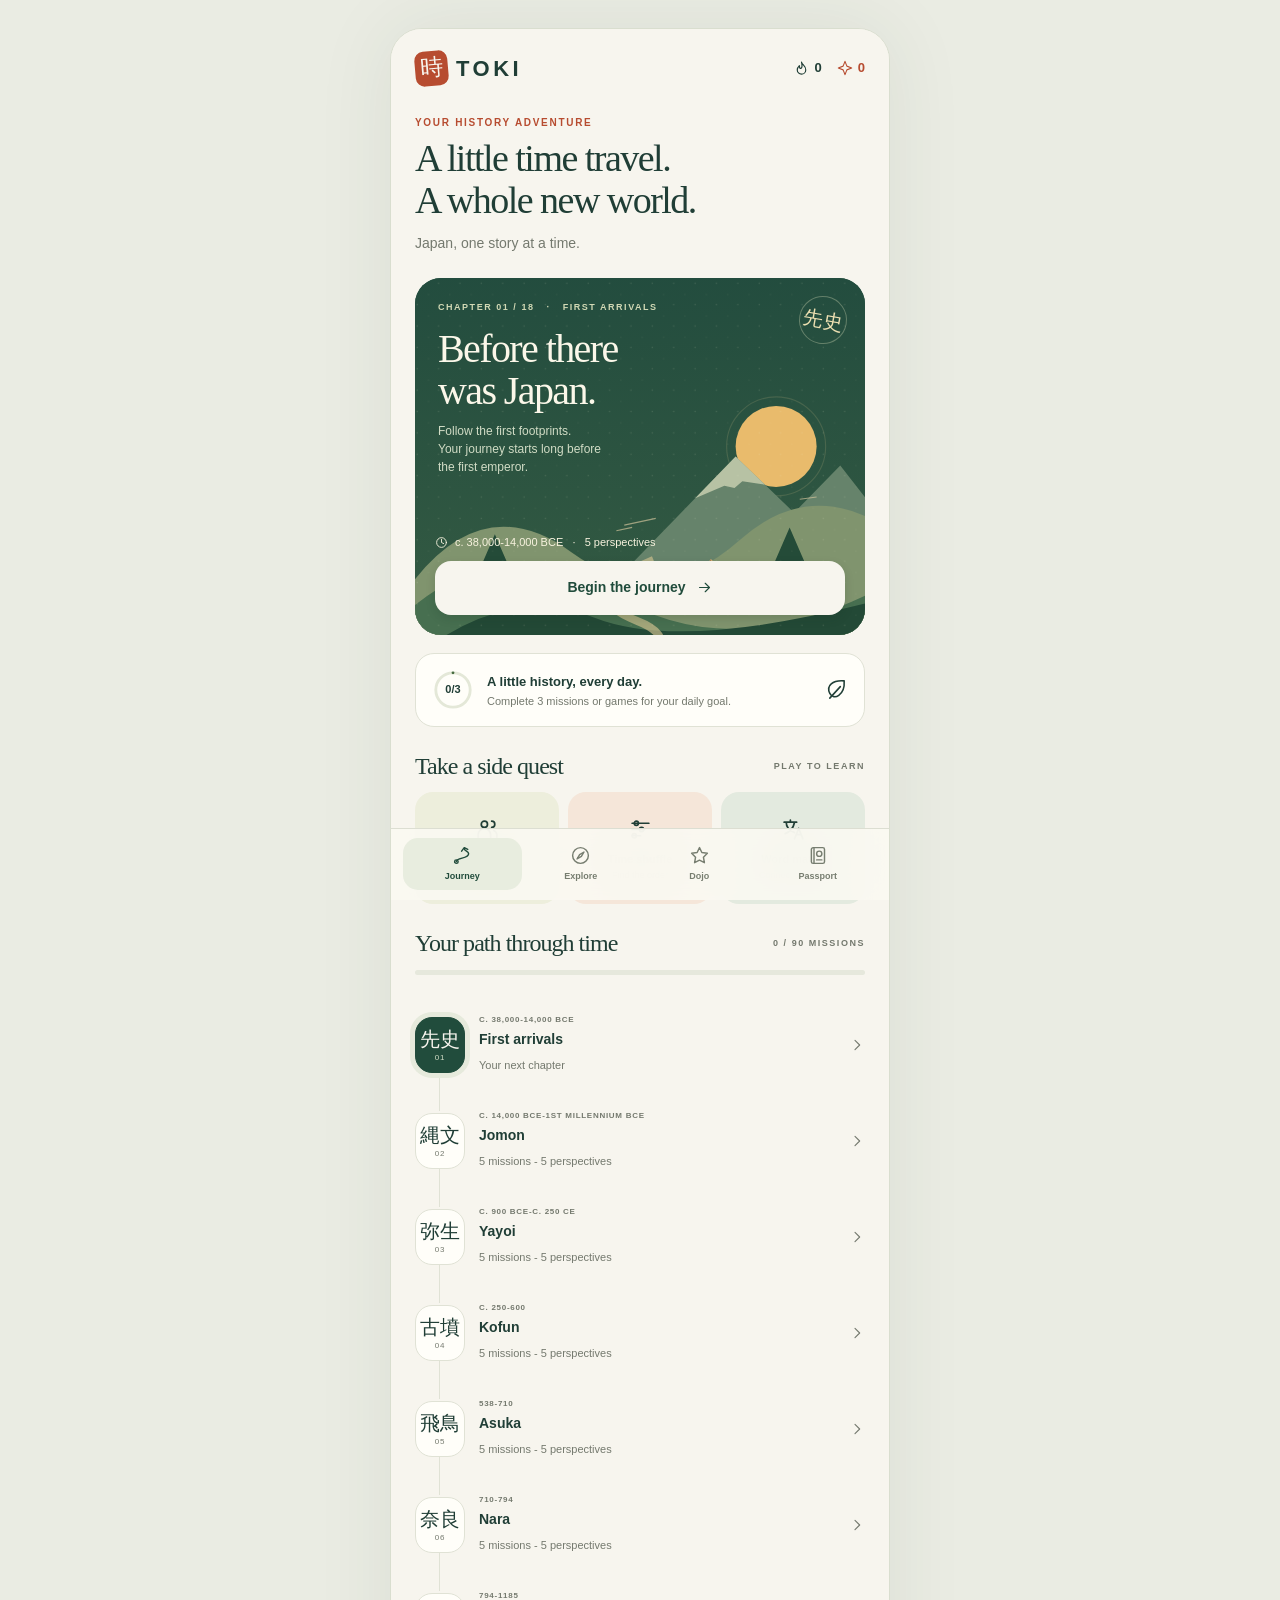
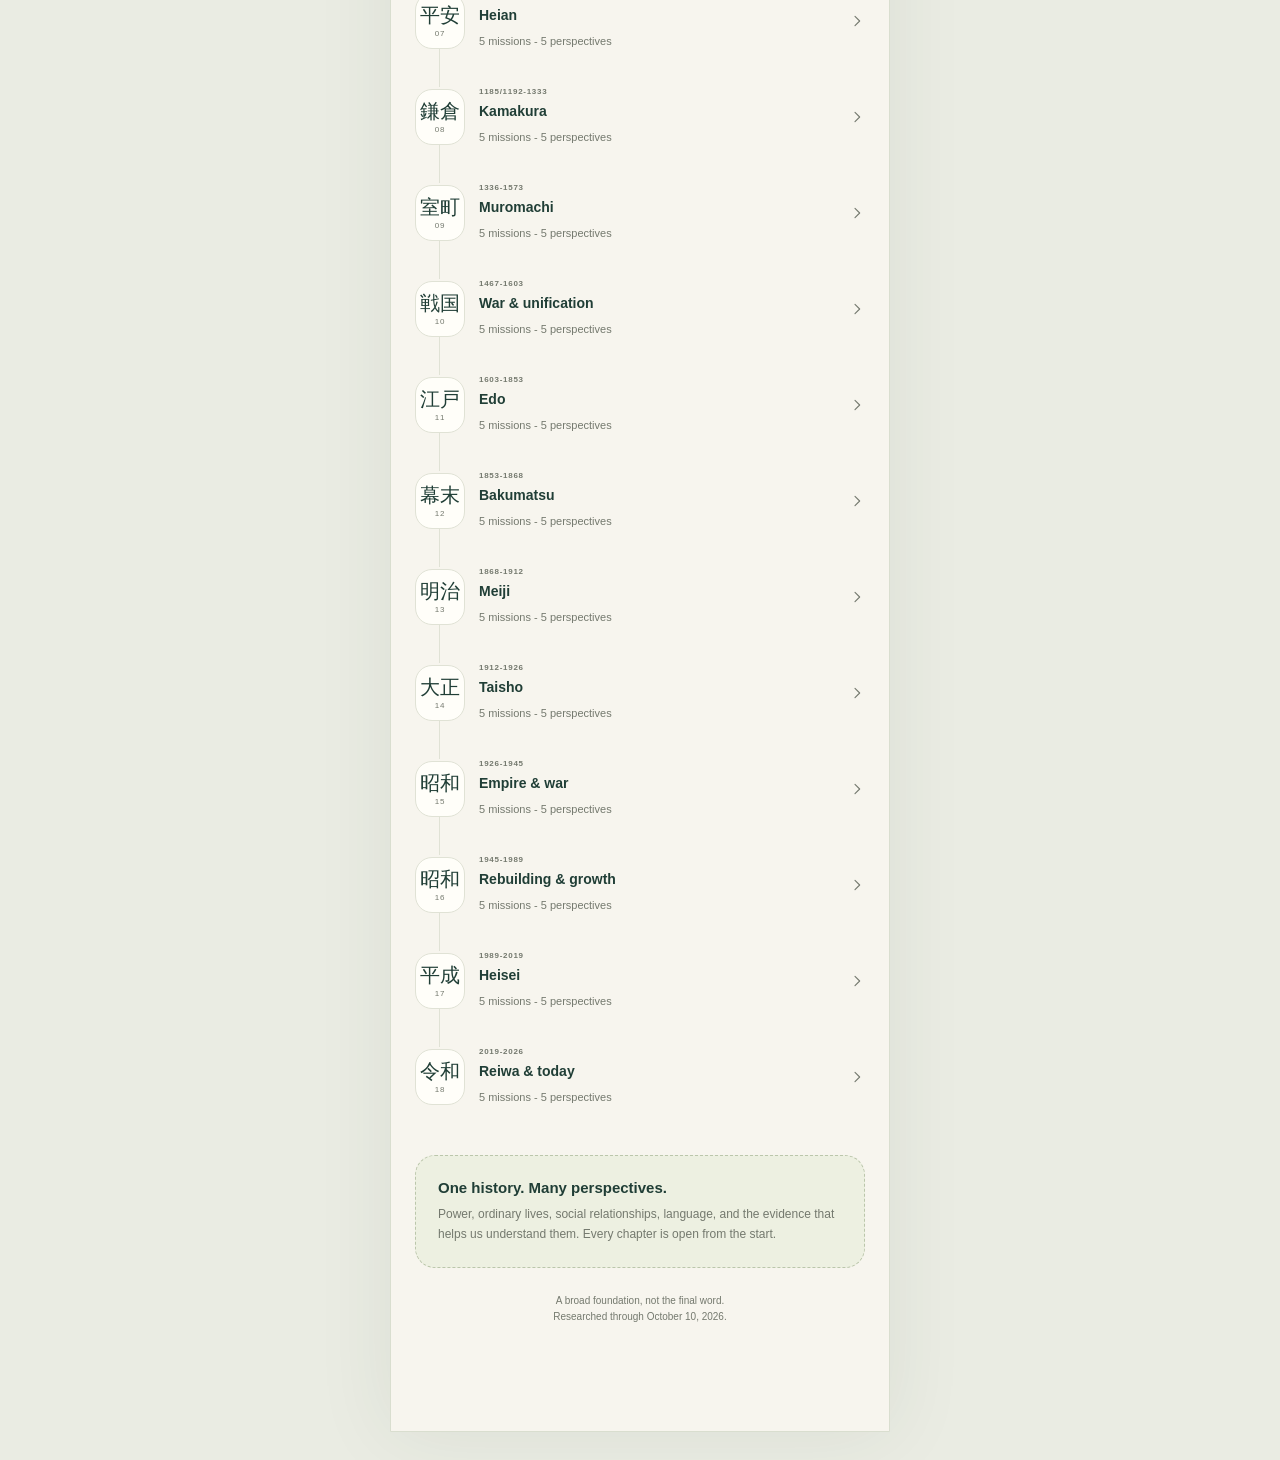
<file: toki/index.html>
<!doctype html>
<html lang="en"><head><meta charset="UTF-8"><meta name="viewport" content="width=device-width, initial-scale=1, viewport-fit=cover"><meta name="theme-color" content="#f7f5ee"><meta name="apple-mobile-web-app-capable" content="yes"><meta name="apple-mobile-web-app-status-bar-style" content="default"><meta name="apple-mobile-web-app-title" content="TOKI"><meta name="description" content="A playful, iPhone-first journey through Japanese history. 90 missions, decision stories, spaced review, and saved progress."><link rel="manifest" href="./manifest.webmanifest"><link rel="apple-touch-icon" href="./icon-192.png"><link rel="icon" href="./icon-192.png"><title>TOKI - A journey through Japanese history</title><style>:root{--paper:#f7f5ee;--card:#fffef9;--ink:#203e36;--muted:#74796e;--line:#e0e2d5;--green:#214c3c;--green2:#e8efdf;--orange:#b74c30;--orange2:#fae8dc;--gold:#e9bd66;--radius:23px;--shadow:0 8px 32px #273b2710;--bottom:calc(80px + env(safe-area-inset-bottom,0px));font-family:-apple-system,BlinkMacSystemFont,"Segoe UI",sans-serif;color:var(--ink);font-size:16px;-webkit-text-size-adjust:100%;font-synthesis:none}*{box-sizing:border-box}body{margin:0;background:#eaece3;line-height:1.5}button,input,textarea,select{font:inherit}button,a,input,select,textarea{-webkit-tap-highlight-color:transparent}button{cursor:pointer;color:inherit}button{border:0;background:none}button:disabled{cursor:default}button:focus-visible,a:focus-visible,input:focus-visible,select:focus-visible,textarea:focus-visible{outline:3px solid #b87829;outline-offset:4px}a{color:var(--green);text-underline-offset:3px}svg{display:block;flex-shrink:0}button svg{pointer-events:none}h1,h2,h3,p{margin:0}h1,h2,.serif{font-family:Georgia,"Times New Roman",serif;font-weight:400;letter-spacing:-.04em}h1{font-size:38px;line-height:1.1}h2{font-size:28px;line-height:1.15}h3{font-size:16px;line-height:1.3}p{line-height:1.65}.app-shell{width:100%;max-width:500px;min-height:100dvh;margin:auto;background:var(--paper);position:relative;box-shadow:0 0 80px #203e3614}.topbar{height:76px;padding:calc(12px + env(safe-area-inset-top,0px)) 24px 12px;display:flex;align-items:center;justify-content:space-between;height:calc(76px + env(safe-area-inset-top,0px));background:var(--paper);position:relative;z-index:20}.brand{display:flex;align-items:center;gap:8px;padding:0;min-height:44px;font-weight:800;letter-spacing:.16em;font-size:22px}.brand-mark{display:grid;place-items:center;background:var(--orange);color:var(--paper);width:33px;height:35px;border-radius:9px;font-size:23px;font-weight:400;letter-spacing:0;font-family:serif;transform:rotate(-5deg)}.header-stats{display:flex;align-items:center;gap:15px;font-size:13px;font-weight:700}.header-stat{display:flex;align-items:center;gap:5px}.header-stat.xp{color:var(--orange)}#app{padding:10px 24px calc(var(--bottom) + 26px);outline:none;min-height:calc(100dvh - 76px)}.eyebrow{font-size:10px;letter-spacing:.17em;font-weight:800;text-transform:uppercase;color:var(--muted);line-height:1.5}.eyebrow.accent{color:var(--orange)}.page-intro{margin-bottom:23px}.page-intro h1{margin:8px 0 10px}.page-intro p{font-size:14px;color:var(--muted)}.row{display:flex;align-items:center;gap:10px}.between{display:flex;justify-content:space-between;align-items:center;gap:12px}.stack{display:grid;gap:12px}.mt{margin-top:22px}.small{font-size:12px;color:var(--muted);line-height:1.6}.muted{color:var(--muted)}.hero{position:relative;overflow:hidden;border-radius:26px;background:var(--green);color:#fbf7e9;min-height:357px;margin:0 0 18px}.hero-art{position:absolute;inset:0;width:100%;height:100%;opacity:1;pointer-events:none}.hero-top{position:relative;padding:23px 23px 0;z-index:1}.hero .eyebrow{color:#d2d9b5;font-size:9px}.hero h2{font-size:40px;line-height:1.05;max-width:255px;margin:14px 0 10px}.hero-sub{font-size:12px;color:#d1dcc5;max-width:215px;line-height:1.5}.hero-foot{position:absolute;bottom:20px;left:20px;right:20px;z-index:2}.hero-foot .btn{background:var(--paper);color:var(--green);box-shadow:0 4px 10px #122d2426}.hero-chip{position:absolute;right:18px;top:18px;width:48px;height:48px;border:1px solid #d2d9b55c;display:grid;place-items:center;border-radius:50%;font-size:20px;transform:rotate(10deg);font-family:serif;color:#ecdfb1}.hero-next{font-size:11px;color:#f8f3df;margin-bottom:10px;display:flex;gap:7px;align-items:center}.btn{display:flex;align-items:center;justify-content:center;gap:10px;width:100%;min-height:54px;border-radius:16px;background:var(--green);color:white;font-size:14px;font-weight:700;padding:14px 17px;transition:transform .15s,background .15s}.btn:active{transform:scale(.985)}.btn.secondary{background:var(--green2);color:var(--green)}.btn.ghost{background:transparent;border:1px solid var(--line);color:var(--ink)}.btn.warm{background:var(--orange2);color:var(--orange)}.btn:disabled{opacity:.45}.btn.inline{width:auto;min-height:44px;padding:10px 15px}.text-btn{color:var(--green);font-size:12px;font-weight:700;display:flex;align-items:center;gap:5px;min-height:44px;padding:0 3px}.icon-btn{width:44px;height:44px;display:grid;place-items:center;flex-shrink:0;border-radius:50%}.icon-btn.soft{background:var(--green2)}.icon-btn.active{background:var(--orange2);color:var(--orange)}.goal-card{padding:15px 16px;border:1px solid var(--line);border-radius:19px;background:var(--card);display:flex;align-items:center;gap:13px}.goal-text{flex:1}.goal-text b{font-size:13px}.goal-text p{font-size:11px;color:var(--muted);line-height:1.6}.ring{width:42px;height:42px;position:relative;flex-shrink:0}.ring svg{width:42px;height:42px;transform:rotate(-90deg)}.ring span{position:absolute;inset:0;display:grid;place-items:center;font-size:11px;font-weight:800}.section-head{margin:26px 0 12px;display:flex;justify-content:space-between;align-items:center}.section-head h2{font-size:24px}.section-head .eyebrow{font-size:9px}.quick-grid{display:grid;grid-template-columns:repeat(3,minmax(0,1fr));gap:9px}.quick-card{border-radius:18px;padding:16px 7px 14px;background:#edeedc;text-align:center;min-height:112px;display:flex;align-items:center;flex-direction:column;justify-content:center;gap:8px}.quick-card:nth-child(2){background:#f5e6d9}.quick-card:nth-child(3){background:#e3eadf}.quick-icon{height:27px;display:grid;place-items:center}.quick-card b{font-size:11px}.quick-card small{font-size:9px;color:var(--muted);margin-top:-6px}.progress-line{height:5px;background:#e6e8dc;overflow:hidden;border-radius:5px}.progress-line i{height:100%;display:block;background:var(--green);border-radius:5px;transition:width .35s}.timeline-list{position:relative;display:grid;gap:0}.era-row{display:flex;align-items:center;gap:14px;text-align:left;width:100%;min-height:96px;padding:13px 0;position:relative}.era-row:not(:last-child):after{content:"";position:absolute;left:24px;top:74px;bottom:-18px;width:1px;background:var(--line)}.era-medallion{width:50px;height:56px;border:1px solid var(--line);background:var(--card);border-radius:17px;display:flex;flex-direction:column;align-items:center;justify-content:center;flex-shrink:0;position:relative;z-index:1}.era-medallion .jp{font-size:20px;font-family:serif;line-height:1.3}.era-medallion small{font-size:8px;letter-spacing:.1em;color:var(--muted)}.era-row.current .era-medallion{background:var(--green);color:var(--paper);border-color:var(--green);box-shadow:0 0 0 5px #e6eadc}.era-row.current .era-medallion small{color:#d1dcc5}.era-row.complete .era-medallion{background:var(--green2);border-color:#9fb198}.era-info{flex:1;min-width:0}.era-info h3{font-size:14px;margin:4px 0}.era-info .eyebrow{font-size:8px;letter-spacing:.09em}.era-info small{font-size:11px;color:var(--muted)}.era-count{font-size:10px;color:var(--muted);white-space:nowrap}.era-info .progress-line{max-width:180px;margin-top:8px;height:3px}.nav{position:fixed;bottom:0;left:50%;transform:translateX(-50%);width:100%;max-width:500px;display:grid;grid-template-columns:repeat(4,1fr);padding:9px 12px calc(10px + env(safe-area-inset-bottom,0px));background:#faf9f1ed;backdrop-filter:blur(20px);-webkit-backdrop-filter:blur(20px);border-top:1px solid #dcded2;z-index:40}.nav button{display:flex;flex-direction:column;align-items:center;gap:4px;font-size:9px;font-weight:600;min-height:49px;color:#777e70;border-radius:15px;padding:7px}.nav button.active{color:var(--green);background:#e8eddf}.nav svg{width:21px;height:21px}.footer-note{font-size:10px;color:var(--muted);text-align:center;margin-top:25px;line-height:1.6}.backline{display:flex;align-items:center;justify-content:space-between;margin:-1px -6px 15px}.backline .row{gap:3px}.backline span{font-size:12px;color:var(--muted)}.pill{display:inline-flex;align-items:center;gap:5px;border-radius:30px;background:var(--green2);color:var(--green);padding:5px 9px;font-size:10px;font-weight:700;line-height:1.5}.pill.orange{background:var(--orange2);color:var(--orange)}.pill.outline{background:transparent;border:1px solid var(--line);color:var(--muted)}.card{background:var(--card);border:1px solid var(--line);border-radius:var(--radius);padding:20px}.card p{font-size:14px;margin-top:10px}.note{font-size:12px;line-height:1.65;padding:14px 16px;border-radius:16px;background:var(--green2);color:#39543e}.note.warm{background:var(--orange2);color:#85432f}.note p{font-size:12px}.note b{display:block;margin-bottom:4px}.era-banner{background:#e8ecdc;border-radius:24px;padding:24px;margin-bottom:20px;position:relative;overflow:hidden}.era-banner .era-jp{position:absolute;right:18px;top:12px;opacity:.12;font-size:96px;line-height:1.2;font-family:serif;letter-spacing:-.12em}.era-banner h1{position:relative;margin:12px 0;font-size:36px;max-width:85%}.era-banner p{font-size:13px;max-width:94%;position:relative}.era-banner .progress-line{margin-top:20px;background:#d5ddc7}.lesson-item{width:100%;display:flex;align-items:center;text-align:left;gap:13px;padding:17px 15px;border:1px solid var(--line);background:var(--card);border-radius:18px;min-height:92px}.lesson-num{width:33px;height:33px;border-radius:50%;background:var(--green2);display:grid;place-items:center;flex-shrink:0;font-size:12px;font-weight:700}.lesson-item .content{flex:1}.lesson-item h3{font-size:14px;margin:5px 0}.lesson-item .eyebrow{font-size:8px}.lesson-item small{font-size:10px;color:var(--muted)}.lens-grid{display:grid;gap:9px;margin-top:12px}.lens-card{border-bottom:1px solid var(--line);padding:13px 0}.lens-card:last-child{border-bottom:0}.lens-card h3{font-size:13px;display:flex;align-items:center;gap:8px}.lens-card p{font-size:13px;color:#586252;margin:8px 0 0}.search-wrap{position:relative;margin:20px 0 12px}.search-wrap svg{position:absolute;left:16px;top:16px;color:var(--muted)}input[type=search]{appearance:none;-webkit-appearance:none;width:100%;height:53px;border-radius:17px;border:1px solid var(--line);background:var(--card);padding:10px 15px 10px 45px;color:var(--ink);font-size:16px}input::placeholder,textarea::placeholder{color:#7c8277}.chips{display:flex;gap:7px;overflow-x:auto;margin:0 -24px 18px;padding:3px 24px 9px;scrollbar-width:none}.chips::-webkit-scrollbar{display:none}.chip{border-radius:30px;background:var(--card);border:1px solid var(--line);white-space:nowrap;min-height:44px;padding:10px 14px;font-size:12px}.chip.active{background:var(--green);color:white;border-color:var(--green)}.explore-tools{display:grid;grid-template-columns:1fr 1fr;gap:10px}.explore-tools button{background:var(--green2);padding:13px 12px;border-radius:15px;font-size:11px;display:flex;align-items:center;gap:8px;min-height:50px}.search-results{display:grid;gap:9px}.found-row{border:1px solid var(--line);border-radius:16px;padding:15px;background:var(--card);text-align:left;width:100%}.found-row h3{font-size:14px;margin:5px 0}.found-row p{font-size:11px;color:var(--muted)}.lesson-top{display:flex;gap:14px;align-items:center;margin:0 -5px 20px}.lesson-top .progress-line{flex:1;height:6px}.lesson-top .small{font-size:10px}.lesson-lens{margin-bottom:13px}.lesson-title{font-size:33px;line-height:1.16;margin:0 0 18px}.scene{position:relative;border-left:3px solid #b4c39a;padding:13px 16px;background:#e9eddf;border-radius:0 16px 16px 0;font-size:14px;font-family:Georgia,serif;line-height:1.7;margin-bottom:22px}.reading-card{padding:24px 23px;background:var(--card);border:1px solid var(--line);border-radius:22px;box-shadow:var(--shadow)}.reading-card .eyebrow{font-size:9px;margin-bottom:14px}.reading-card p{font-size:17px;line-height:1.8;color:#35493e}.large-text .reading-card p{font-size:20px}.reading-controls{display:flex;justify-content:space-between;align-items:center;margin:15px 0}.dots{display:flex;gap:6px}.dots i{width:6px;height:6px;border-radius:50%;background:#dce1d0}.dots i.on{background:var(--green);width:19px;border-radius:4px}.source-details{font-size:11px;margin-top:20px;color:var(--muted)}.source-details summary{cursor:pointer;min-height:44px;display:flex;align-items:center;gap:7px;color:var(--green)}.source-details a{display:block;margin:8px 0;line-height:1.6}.term-card{border:1px solid #d1d9c3;background:#e9eddd;min-height:280px;padding:26px;text-align:center;border-radius:25px;position:relative}.term-card .japanese{font-family:serif;font-size:47px;line-height:1.35;overflow-wrap:anywhere;margin:19px 0 10px}.term-card .romaji{font-size:16px;font-weight:600;margin-bottom:14px}.term-card .meaning{font-size:14px;line-height:1.7}.term-card .icon-btn{position:absolute;top:14px;right:14px;background:#f7f7ec}.term-note{margin:17px 0;font-size:12px;color:var(--muted);line-height:1.65}.question{font-family:Georgia,serif;font-size:27px;line-height:1.32;letter-spacing:-.025em;margin:15px 0 22px}.options{display:grid;gap:11px}.option{width:100%;display:flex;align-items:flex-start;gap:13px;padding:18px 16px;text-align:left;border:1.5px solid var(--line);border-radius:18px;background:var(--card);font-size:14px;line-height:1.6;min-height:67px}.option-letter{width:26px;height:26px;flex-shrink:0;border:1px solid #dbe0d1;border-radius:8px;display:grid;place-items:center;color:var(--muted);font-size:10px;font-weight:700;margin-top:1px}.option.correct{border-color:#517b4c;background:#edf4e5}.option.wrong{border-color:#bc7453;background:#f9eade}.option.chosen{box-shadow:0 0 0 2px #60824c1a}.feedback{margin:19px 0;padding:18px;border:1px solid #c7d5b7;background:#eaf0df;border-radius:18px;animation:enter .2s ease}.feedback.wrong{background:#f7eadf;border-color:#e7c5ad}.feedback h3{font-size:14px;margin-bottom:9px;display:flex;align-items:center;gap:7px}.feedback p{font-size:13px;line-height:1.7}.feedback small{display:block;margin-top:10px;font-size:10px;color:#626854}.question-actions{margin-top:23px}.result{text-align:center;padding:14px 0}.result-emblem{width:110px;height:110px;margin:0 auto 24px;border:1px solid #c2cbaa;outline:1px dashed #b9c59e;outline-offset:-8px;border-radius:50%;background:#e9efdc;display:grid;place-items:center;position:relative}.result-emblem .jp{font-size:49px;font-family:serif;color:var(--green);transform:rotate(-6deg)}.result h1{font-size:39px}.result p{color:var(--muted);font-size:14px;margin:13px 0 20px}.result-stats{display:grid;grid-template-columns:repeat(3,1fr);padding:18px 8px;background:var(--card);border:1px solid var(--line);border-radius:20px;text-align:center;margin:22px 0}.result-stats b{font-size:25px;display:block;line-height:1.3}.result-stats span{font-size:10px;color:var(--muted)}.result-stats>div+div{border-left:1px solid var(--line)}textarea{width:100%;min-height:110px;border:1px solid var(--line);border-radius:17px;background:var(--card);padding:15px;color:var(--ink);font-size:16px;resize:vertical;line-height:1.6}.field-label{display:block;font-size:12px;font-weight:700;margin:20px 0 9px}.game-feature{padding:23px;background:var(--green);color:var(--paper);border-radius:24px;position:relative;overflow:hidden}.game-feature h2{font-size:32px;margin:14px 0 10px;position:relative}.game-feature p{font-size:13px;line-height:1.6;max-width:95%;color:#d0dac3}.game-feature .eyebrow{color:#d2d9b5}.game-feature .btn{margin-top:21px;background:var(--paper);color:var(--green)}.game-feature .watermark{position:absolute;right:12px;top:-18px;font-size:130px;opacity:.07;font-family:serif}.game-list{display:grid;gap:12px}.game-row{display:flex;align-items:center;gap:15px;text-align:left;padding:20px 16px;border:1px solid var(--line);background:var(--card);border-radius:20px;width:100%}.game-row .game-symbol{width:46px;height:46px;display:grid;place-items:center;background:var(--orange2);color:var(--orange);border-radius:15px;flex-shrink:0}.game-row:nth-child(even) .game-symbol{background:var(--green2);color:var(--green)}.game-row>div:nth-child(2){flex:1;min-width:0}.game-row h3{font-size:14px;margin-bottom:5px}.game-row p{font-size:11px;color:var(--muted);line-height:1.55}.game-row small{font-size:9px;color:var(--orange);display:block;margin-top:6px}.timeline-slots{display:grid;gap:8px;counter-reset:slot;margin:20px 0}.time-slot{counter-increment:slot;display:flex;align-items:center;gap:12px;border:1px dashed #c6ceb8;border-radius:15px;padding:13px;min-height:56px;font-size:12px;background:#eeefe4}.time-slot:before{content:counter(slot);background:var(--green2);width:25px;height:25px;display:grid;place-items:center;flex-shrink:0;border-radius:50%;font-size:10px}.time-slot.filled{border-style:solid;background:var(--card)}.event-option{display:flex;align-items:center;gap:12px;text-align:left;width:100%;padding:15px 16px;background:var(--card);border:1px solid var(--line);border-radius:14px;min-height:65px;font-size:13px;line-height:1.5}.event-option:disabled{opacity:.35}.event-date{font-weight:800;color:var(--orange);width:40px;flex-shrink:0}.match-grid{display:grid;grid-template-columns:1fr 1fr;gap:12px;margin:21px 0}.match-col{display:grid;gap:10px}.match-tile{border:1px solid var(--line);background:var(--card);border-radius:16px;padding:15px 10px;text-align:center;min-height:117px;font-size:11px;line-height:1.5;display:flex;align-items:center;justify-content:center;flex-direction:column}.match-tile .jp{font-size:22px;font-family:serif;margin-bottom:5px;overflow-wrap:anywhere}.match-tile.selected{outline:2px solid var(--green);background:var(--green2)}.match-tile.matched{border-color:#8faa77;background:#e9efdd;opacity:.6}.match-tile.miss{border-color:var(--orange);background:var(--orange2)}.scenario-stat{display:grid;grid-template-columns:repeat(3,1fr);gap:10px;padding:17px 15px;background:var(--card);border:1px solid var(--line);border-radius:18px;margin:15px 0}.scenario-stat b{display:block;font-size:20px}.scenario-stat small{font-size:9px;color:var(--muted);text-transform:uppercase;letter-spacing:.07em}.scenario-stat .progress-line{margin-top:7px;height:3px}.delta{display:flex;gap:8px;flex-wrap:wrap;margin:12px 0 0}.delta span{font-size:10px;padding:4px 8px;border-radius:20px;background:#fff8}.passport{background:var(--green);color:var(--paper);border-radius:25px;padding:24px;position:relative;overflow:hidden}.passport .eyebrow{color:#d0d8b8}.passport h1{font-size:37px;margin:16px 0 6px}.passport p{font-size:12px;color:#d1dac5}.passport .jp-watermark{font-size:130px;position:absolute;right:0;top:-10px;opacity:.06;font-family:serif}.passport .progress-line{background:#ffffff25;margin:24px 0 9px}.passport .progress-line i{background:var(--gold)}.passport .between{font-size:10px;color:#dde4d1}.stats-grid{display:grid;grid-template-columns:repeat(3,1fr);gap:9px;margin:15px 0}.stat-box{border-radius:17px;padding:17px 9px;border:1px solid var(--line);background:var(--card);text-align:center}.stat-box b{font-size:22px;display:block}.stat-box span{font-size:9px;color:var(--muted)}.stamps{display:grid;grid-template-columns:repeat(3,minmax(0,1fr));gap:10px}.stamp{aspect-ratio:1/1.1;border:1px dashed #c5cab9;border-radius:18px;padding:12px 5px;display:flex;flex-direction:column;align-items:center;justify-content:center;gap:5px;opacity:.58;min-width:0}.stamp.earned{border:2px solid var(--orange);background:#f8eadb;color:var(--orange);opacity:1;transform:rotate(-3deg)}.stamp .jp{font-size:25px;line-height:1.3;font-family:serif}.stamp span{font-size:9px;line-height:1.2;text-align:center;max-width:100%;overflow-wrap:anywhere}.stamp small{font-size:8px;letter-spacing:.05em}.skill-row{display:grid;grid-template-columns:84px 1fr 38px;gap:12px;align-items:center;font-size:11px;margin:16px 0}.skill-row small{text-align:right;color:var(--muted)}.settings-list{display:grid;border:1px solid var(--line);border-radius:18px;overflow:hidden;background:var(--card)}.setting{display:flex;align-items:center;justify-content:space-between;gap:15px;text-align:left;padding:16px;min-height:63px;width:100%;font-size:13px}.setting+.setting{border-top:1px solid var(--line)}.setting p{font-size:10px;color:var(--muted);margin-top:3px}.switch{width:39px;height:24px;border-radius:15px;background:#cdd2c3;position:relative;flex-shrink:0}.switch:after{content:"";position:absolute;width:18px;height:18px;border-radius:50%;left:3px;top:3px;background:white;transition:transform .2s}.switch.on{background:var(--green)}.switch.on:after{transform:translateX(15px)}.source-row{padding:17px 0;border-bottom:1px solid var(--line);display:block;text-decoration:none}.source-row b{display:block;font-size:13px;line-height:1.5}.source-row span{font-size:11px;color:var(--muted);display:block;margin-top:4px}.source-row .eyebrow{font-size:8px;color:var(--orange);margin-bottom:5px}.compare-select{display:grid;grid-template-columns:1fr 1fr;gap:12px;margin:23px 0}.select-label{font-size:10px;color:var(--muted);display:block;margin-bottom:7px}select{width:100%;min-height:49px;border:1px solid var(--line);border-radius:14px;background:var(--card);padding:11px 8px;color:var(--ink);font-size:16px}.comparison{display:grid;grid-template-columns:1fr 1fr;gap:12px}.comparison>div{background:var(--card);border:1px solid var(--line);border-radius:18px;padding:16px 13px;min-width:0}.comparison h3{font-size:13px}.comparison p{font-size:12px;line-height:1.7;margin-top:8px;overflow-wrap:anywhere}.empty{text-align:center;padding:33px 20px;background:#edf0e3;border-radius:22px}.empty svg{margin:0 auto 12px}.empty h2{font-size:25px}.empty p{font-size:13px;color:var(--muted);margin:12px 0}.toast{position:fixed;left:50%;bottom:calc(var(--bottom) + 17px);transform:translate(-50%,20px);max-width:calc(100vw - 40px);width:max-content;padding:12px 20px;background:#203e36;color:white;font-size:12px;line-height:1.6;border-radius:15px;z-index:120;opacity:0;pointer-events:none;transition:opacity .2s,transform .2s;box-shadow:0 8px 30px #172d2830}.toast.show{opacity:1;transform:translate(-50%,0)}.storage-warning{font-size:11px;background:#ffe5c7;color:#763b18;padding:12px 22px;display:none}.storage-warning.show{display:block}dialog{border:1px solid var(--line);background:var(--paper);color:var(--ink);border-radius:24px;padding:25px;max-width:400px;width:calc(100vw - 34px);box-shadow:0 20px 90px #13261d40}dialog::backdrop{background:#13261d7a;backdrop-filter:blur(4px)}dialog h2{font-size:28px;margin-bottom:14px}dialog p{font-size:14px;color:#596352;margin-bottom:20px}dialog .stack{gap:10px}.end-banner{margin-top:30px;padding:22px;border:1px dashed #bbc6ab;border-radius:20px;background:#edf0e1}.end-banner h3{font-size:15px;margin-bottom:8px}.end-banner p{font-size:12px;color:var(--muted)}.week{display:grid;grid-template-columns:repeat(7,1fr);gap:8px;margin-top:14px}.day{display:flex;flex-direction:column;align-items:center;gap:7px;font-size:9px;color:var(--muted)}.day i{display:grid;place-items:center;width:30px;height:30px;border-radius:50%;border:1px solid var(--line);font-style:normal;font-size:12px}.day.done i{background:var(--green);color:white;border-color:var(--green)}.bookmark-list{display:grid;gap:10px}.note-preview{font-size:12px;line-height:1.65;color:var(--muted);white-space:pre-wrap;overflow-wrap:anywhere;margin-top:10px}.scroll-top{scroll-margin-top:12px}.text-right{text-align:right}.hidden{display:none!important}.animate{animation:enter .25s ease}.no-margin{margin:0}.separator{height:1px;background:var(--line);margin:24px 0}.micro{font-size:10px;line-height:1.6;color:var(--muted)}.phrase-card{margin-top:14px}.phrase-card .japanese{font-size:29px;line-height:1.65}.phrase-counter{color:var(--muted);font-size:12px}.help-key{font-size:10px;border:1px solid var(--line);border-radius:5px;padding:1px 5px}.offline-pill{font-size:9px;color:var(--muted);display:flex;gap:5px;align-items:center}.offline-dot{width:5px;height:5px;border-radius:50%;background:#668853}.confetti{position:fixed;inset:0;pointer-events:none;z-index:100;overflow:hidden}.confetti i{position:absolute;top:-12px;width:8px;height:12px;animation:fall 1.6s ease-in forwards}.confetti i:nth-child(3n){background:var(--gold)}.confetti i:nth-child(3n+1){background:var(--orange)}.confetti i:nth-child(3n+2){background:#719b63}@keyframes fall{to{transform:translateY(90dvh) rotate(430deg);opacity:0}}@keyframes enter{from{opacity:0;transform:translateY(7px)}to{opacity:1;transform:translateY(0)}}@media(min-width:700px){body{padding:28px 0}.app-shell{border:1px solid #d9decf;border-radius:32px 32px 0 0;overflow:hidden;min-height:calc(100dvh - 28px)}.nav{border-left:1px solid #d9decf;border-right:1px solid #d9decf}.topbar{padding-top:14px}#app{min-height:calc(100dvh - 110px)}}@media(max-width:360px){.topbar{padding-left:18px;padding-right:18px}#app{padding-left:18px;padding-right:18px}.chips{margin-left:-18px;margin-right:-18px;padding-left:18px;padding-right:18px}.hero h2{font-size:36px}.hero-top{padding-left:20px}.hero-chip{right:15px;width:39px;height:39px}.hero-sub{max-width:180px}.quick-card b{font-size:10px}.comparison{gap:8px}.comparison>div{padding:13px 10px}}@media(prefers-reduced-motion:reduce){*,*:before,*:after{animation:none!important;transition:none!important;scroll-behavior:auto!important}.confetti{display:none}}
.is-lesson .topbar{display:none}.is-lesson #app{padding-top:calc(15px + env(safe-area-inset-top,0px));min-height:100dvh}.is-lesson .nav{display:none}.is-lesson #app{padding-bottom:calc(30px + env(safe-area-inset-bottom,0px))}
</style></head>
<body><div class="app-shell"><div class="storage-warning" role="alert">This browser could not restore or save local progress. Use Passport to export a backup; private browsing or blocked storage may be responsible.</div><header class="topbar"><button class="brand" data-nav="journey" aria-label="TOKI, your journey"><span class="brand-mark" lang="ja">&#26178;</span>TOKI</button><div id="header-stats" class="header-stats"></div></header><main id="app" tabindex="-1" aria-label="TOKI learning content"></main><nav class="nav" aria-label="Main navigation"><button data-nav="journey"><svg viewBox="0 0 24 24" fill="none" stroke="currentColor" stroke-width="1.65" stroke-linecap="round" stroke-linejoin="round" aria-hidden="true"><path d="M5 19c0-5 14-3 14-9 0-3-5-3-5-6"/><circle cx="5" cy="19" r="2"/><path d="m11 7 3-4 4 2"/></svg>Journey</button><button data-nav="explore"><svg viewBox="0 0 24 24" fill="none" stroke="currentColor" stroke-width="1.65" stroke-linecap="round" stroke-linejoin="round" aria-hidden="true"><circle cx="12" cy="12" r="9"/><path d="m16 8-3 5-5 3 3-5z"/></svg>Explore</button><button data-nav="dojo"><svg viewBox="0 0 24 24" fill="none" stroke="currentColor" stroke-width="1.65" stroke-linecap="round" stroke-linejoin="round" aria-hidden="true"><path d="m12 3 2.7 5.6L21 9.5 16.5 14l1.1 6.2L12 17.3l-5.6 2.9L7.5 14 3 9.5l6.3-.9z"/></svg>Dojo</button><button data-nav="passport"><svg viewBox="0 0 24 24" fill="none" stroke="currentColor" stroke-width="1.65" stroke-linecap="round" stroke-linejoin="round" aria-hidden="true"><rect x="5" y="3" width="15" height="18" rx="2"/><path d="M8 3v18M11 17h6"/><circle cx="14" cy="10" r="3"/></svg>Passport</button></nav></div><div id="toast" class="toast" role="status" aria-live="polite"></div><input type="file" id="import-file" accept="application/json,.json" hidden><dialog id="confirm-dialog" aria-labelledby="dialog-title" aria-describedby="dialog-text"><h2 id="dialog-title"></h2><p id="dialog-text"></p><div class="stack"><button id="dialog-confirm" class="btn warm"></button><button id="dialog-cancel" class="btn secondary">Keep current progress</button></div></dialog><noscript><p style="padding:30px">TOKI needs JavaScript to run its interactive lessons. The source material and curriculum are included in the app folder.</p></noscript><script>const DATA={"version": 1, "updated": "2026-10-10", "eras": [{"id": "first", "name": "First arrivals", "jp": "先史", "dates": "c. 38,000-14,000 BCE", "tag": "Before there was Japan", "desc": "Read a world without written records. Follow stone, shorelines, and the traces people left behind.", "region": "Across the archipelago", "artifact": "Obsidian blade", "refs": ["paleo", "okinawa", "bones"], "power": "Small communities, not an imperial state. Leadership and kinship are difficult to reconstruct.", "life": "Mobile lives combined skilled toolmaking with knowledge of changing local environments.", "voice": "No surviving transcripts. Archaeology reveals actions more readily than spoken words.", "lessons": [{"id": "first-1", "title": "Before the first page", "lens": "World", "scene": "You arrive on a cold shoreline. There is no country here called Japan.", "pages": ["Evidence places people in the archipelago tens of thousands of years before written records. Many accounts put the first well-attested arrivals roughly 38,000-40,000 years ago; the earliest dates and routes remain research questions. This is human history, not yet the history of a Japanese nation-state.", "During glacial periods, lower sea levels changed coastlines and connections with the mainland. Hokkaido could connect northward through Sakhalin. Other journeys required crossing water. Never picture one permanent land bridge joining every modern Japanese island to Asia.", "Archaeologists combine stone tools, excavated layers, and dated organic material. The first surviving trace at a site is not necessarily the first human visit. Absence of evidence is especially important when old coastlines are now underwater."], "question": "What is the safest conclusion about the earliest arrivals?", "options": ["Humans arrived long before Japan existed as a state; dates and routes need evidence.", "The first written emperor was also the first human inhabitant.", "Every island was connected to the mainland by one permanent bridge."], "answer": 0, "why": "A modern national boundary is not a prehistoric social boundary. Archaeological dates identify evidence, not a founding ceremony.", "term": {"romaji": "senshi", "jp": "先史", "meaning": "Prehistory: the past before locally surviving written records."}, "refs": ["paleo", "okinawa", "bones"]}, {"id": "first-2", "title": "The black stone network", "lens": "Power", "scene": "An obsidian flake lies far from the place where its rock formed.", "pages": ["Obsidian is volcanic glass. It can fracture into very sharp edges, making it valuable for cutting tools. Comparing its chemical composition with known geological sources helps archaeologists investigate where a piece originated. A stone can preserve a connection that no letter records.", "If material traveled far, people or objects moved. Exchange between neighboring groups, repeated hand-to-hand movement, and direct procurement can all produce distant finds. A long journey does not automatically establish a market, merchant class, or centralized trading government.", "Skill and information mattered even without coins or written contracts. Knowing where to find suitable stone, how to shape it, and whom to approach could be socially important. That is a plausible interpretation of the evidence, not proof of a particular chief's powers."], "question": "An obsidian tool is found far from its source. What does this establish?", "options": ["Movement of material, but not the exact exchange system.", "A money economy with professional merchants.", "A single ruler controlled the entire archipelago."], "answer": 0, "why": "Source analysis can establish connections. Institutions such as markets or taxation require additional evidence.", "term": {"romaji": "kokuyoseki", "jp": "黒曜石", "meaning": "Obsidian: volcanic glass used to make sharp stone tools."}, "refs": ["paleo", "okinawa", "bones"]}, {"id": "first-3", "title": "Pack for a changing world", "lens": "Daily life", "scene": "You are choosing what a mobile household could carry.", "pages": ["A stone tool was part of a larger toolkit. Wood, fibers, skins, and other organic materials often preserve poorly, so surviving stone can exaggerate how stone-centered daily life appears. Making, repairing, and carrying equipment required practiced knowledge.", "People used different environments rather than following one universal Ice Age lifestyle. Okinawan cave finds include shell fishhooks and evidence for seasonal aquatic foods. Northern settings and southern islands offered different animals, plants, coastlines, and risks.", "Mobility could involve returning to familiar places. A temporary camp was not evidence that its inhabitants lacked planning or attachment to a landscape. Think of seasonal knowledge and social relationships as resources alongside the visible contents of a tool bag."], "question": "Why might an excavated toolkit misrepresent daily life?", "options": ["Organic materials often decay, leaving stone disproportionately visible.", "People never used wood until they learned to write.", "Every community used identical tools and ate identical foods."], "answer": 0, "why": "Preservation filters the record. A missing wooden object is not proof that wood was unused.", "term": {"romaji": "sekki", "jp": "石器", "meaning": "Stone tool; a modern archaeological label, not an attested prehistoric word."}, "refs": ["paleo", "okinawa"]}, {"id": "first-4", "title": "The camp has no transcript", "lens": "Society", "scene": "A display needs a label explaining a prehistoric gathering.", "pages": ["People cooperated, cared for others, and passed skills between generations. Yet an excavated hearth rarely tells us who spoke first, how decisions were negotiated, or what counted as a family. Familiar modern categories can make a reconstruction feel more certain than it is.", "Human remains may provide evidence about health, diet, movement, or relatedness. None of these automatically reveals an individual's social identity or the exact meaning of a burial. Biological relationships and cultural belonging are related questions, not interchangeable answers.", "A responsible reconstruction separates observed evidence from a proposed explanation. \"Several tools were found together\" is an observation. \"A specialist instructed apprentices here\" is an interpretation requiring support. Our game scenes are imagined teaching situations, not recovered conversations."], "question": "Which museum label best separates evidence from interpretation?", "options": ["Tools cluster here; shared toolmaking is one possible explanation.", "These tools prove that the village chief taught his eldest son.", "We know exactly what this group called its ancestors."], "answer": 0, "why": "A good label makes its inferential step visible instead of inventing a social biography.", "term": {"romaji": "kasetsu", "jp": "仮説", "meaning": "Hypothesis: a proposed explanation to test against evidence."}, "refs": ["bones", "paleo"]}, {"id": "first-5", "title": "A language we cannot hear", "lens": "Language", "scene": "Someone asks you to translate a greeting from 30,000 years ago.", "pages": ["No written record gives us the languages spoken by the archipelago's earliest inhabitants. Modern Japanese cannot simply be projected backward into this period. Neither a familiar bow nor a modern greeting is an authenticated prehistoric interaction.", "Language history uses comparisons, sound correspondences, and surviving texts. Archaeology and genetics add different evidence, but a tool style or ancestry component is not a dictionary. People can adopt new languages without a complete replacement of their population.", "In TOKI, Japanese labels for prehistoric objects are modern study vocabulary. Audio, when available, uses a modern Japanese voice. Learn to say iseki, meaning archaeological site, while remembering that its inhabitants would not necessarily have recognized the word."], "question": "What should accompany a modern Japanese term in a prehistoric lesson?", "options": ["A warning that it is a modern label, not reconstructed ancient speech.", "A claim that all inhabitants already spoke modern Japanese.", "An invented greeting presented as an authentic quotation."], "answer": 0, "why": "Vocabulary can help you study the past without pretending we possess evidence of its speech.", "term": {"romaji": "iseki", "jp": "遺跡", "meaning": "Archaeological site: a place with surviving traces of past human activity."}, "refs": ["paleo", "oldjp"]}]}, {"id": "jomon", "name": "Jomon", "jp": "縄文", "dates": "c. 14,000 BCE-1st millennium BCE", "tag": "A village, not a kingdom", "desc": "Meet communities that made pottery, managed seasonal resources, and built enduring places without rice states.", "region": "Northern Honshu and beyond", "artifact": "Cord-marked pot", "refs": ["jomon", "pottery", "dogu"], "power": "No single Jomon government; settlement and burial evidence vary by place and time.", "life": "Fishing, gathering, hunting, storage, craft, and in some places plant management supported settled communities.", "voice": "Ritual objects survive; their exact meanings and the languages of their makers do not.", "lessons": [{"id": "jomon-1", "title": "The pottery plot twist", "lens": "World", "scene": "You find a cooking vessel, but no rice paddy beside it.", "pages": ["Jomon names a very long and regionally varied archaeological sequence, not one tribe or government. Its beginning is associated with early pottery around 16,000 years ago. Its ending differs across the archipelago as practices associated with Yayoi communities spread unevenly.", "The label means cord-marked, referring to impressed decoration on many vessels. Pottery allowed new ways to heat and process foods. It does not, by itself, prove full-time agriculture, cities, or social ranks. A technological invention need not arrive as part of one universal package.", "Northern Jomon sites preserve evidence of settled hunter-fisher-gatherer communities. This challenges a simple ladder in which everyone must become a farmer before living in one place. Environmental knowledge and diverse resources could support other ways of organizing life."], "question": "What assumption do settled Jomon communities challenge?", "options": ["That permanent settlement always requires grain agriculture.", "That pottery can preserve traces of food preparation.", "That communities respond to their local environments."], "answer": 0, "why": "Sedentary life and cereal agriculture are distinct developments; one does not mechanically require the other.", "term": {"romaji": "Jomon", "jp": "縄文", "meaning": "Cord-marked; the modern name of a long, diverse prehistoric cultural sequence."}, "refs": ["jomon", "pottery", "dogu"]}, {"id": "jomon-2", "title": "The village beyond the ruler", "lens": "Power", "scene": "You must explain why a village built a shared space.", "pages": ["Large settlements and repeated construction imply coordination. They do not tell us automatically whether work was commanded by a chief, organized by households, or undertaken for a shared ritual. Monumental effort is evidence of organization, not a complete political constitution.", "Burials, houses, and access to valuable materials can help investigate difference within a community. Patterns change across thousands of years. It is misleading to call all Jomon society perfectly equal or to imagine every settlement as a miniature kingdom.", "Compare this world with later rice taxation and court records. For Jomon communities, the evidence for authority is predominantly material. Asking who organized labor is useful, but a careful answer may remain a set of possibilities rather than the name of a ruler."], "question": "What does a large communal construction most directly demonstrate?", "options": ["People could coordinate labor.", "A hereditary emperor ordered it.", "Every household had exactly the same status."], "answer": 0, "why": "Coordination is visible in the construction; the precise institution behind it is a further question.", "term": {"romaji": "shuraku", "jp": "集落", "meaning": "Settlement: a cluster of places where people lived and worked."}, "refs": ["jomon", "bones"]}, {"id": "jomon-3", "title": "Dinner is seasonal", "lens": "Daily life", "scene": "Your household needs food beyond today's catch.", "pages": ["Jomon foodways varied with coast, river, forest, and season. Shellfish, fish, game, nuts, and other plants could contribute to meals. Processing and storing food demanded time and expertise. A foraging economy is not simply picking up whatever happens to be nearby.", "Shell middens preserve discarded shells, bones, and objects, though some deposits also held ritual significance. Their contents help reconstruct choices and environments. They do not provide a complete menu: soft plants and foods eaten elsewhere may leave fewer identifiable traces.", "Pit dwellings had floors dug into the ground, but buildings differed in form and use. A household's year combined obtaining food with maintaining shelter, tools, containers, and relationships. The dramatic artifact in a museum is only a small part of this work."], "question": "Why is a shell midden not a complete record of diet?", "options": ["Some foods preserve poorly or were consumed elsewhere.", "Shell middens always contain written recipes.", "People who ate shellfish could not also gather plants."], "answer": 0, "why": "Archaeological samples reflect disposal and preservation as well as consumption.", "term": {"romaji": "kaizuka", "jp": "貝塚", "meaning": "Shell midden: a deposit containing shells and other traces of human activity."}, "refs": ["jomon", "pottery"]}, {"id": "jomon-4", "title": "Who is the little clay figure?", "lens": "Society", "scene": "A dogu figurine is missing a limb. Write its museum label.", "pages": ["Dogu are clay figurines associated with Jomon contexts, especially later phases. They occur in varied styles. Some emphasize bodily features, and some appear to have been deliberately broken. Their striking forms make them memorable, but appearance alone cannot decode a belief system.", "Scholars have proposed fertility, healing, and other ritual interpretations. These are interpretations rather than translations from a surviving Jomon text. A figure can support a discussion of ritual activity without proving that every community worshipped one identical goddess.", "Ritual deposits and burial practices can help investigate how communities maintained relationships with the dead and with one another. The strongest historical habit is to distinguish a plausible explanation from a settled identification. Mystery is not an invitation to invent certainty."], "question": "Which claim about dogu is most defensible?", "options": ["Their ritual meanings are debated; several interpretations exist.", "Every dogu represents the same named goddess.", "A missing limb proves one specific healing ceremony everywhere."], "answer": 0, "why": "Material patterns support hypotheses, but no surviving Jomon manual fixes one meaning for every figurine.", "term": {"romaji": "dogu", "jp": "土偶", "meaning": "Clay figurine; Jomon examples are often interpreted in ritual contexts."}, "refs": ["dogu", "jomon"]}, {"id": "jomon-5", "title": "Stories without writing", "lens": "Language", "scene": "The village passes on knowledge, but leaves no written manual.", "pages": ["An absence of writing is not an absence of language, memory, or sophisticated knowledge. Oral teaching can preserve practical skills and collective stories. However, we cannot recover the exact wording of Jomon stories from a pot or a house foundation.", "The relationship between prehistoric populations and later languages is complex. Ainu language and culture deserve study on their own terms, not treatment as an unchanged Jomon survival. Living people are not museum specimens of an earlier archaeological period.", "Densho is a modern Japanese word for transmission or tradition. Use it to ask how knowledge moves between generations. In this era, role-play dialogue is explanatory English; the app deliberately avoids pretending that modern Japanese is a reliable reconstruction of prehistoric speech."], "question": "Why should Ainu culture not be labeled \"unchanged Jomon culture\"?", "options": ["Living cultures have their own histories and change over time.", "Ainu history only begins when Japanese writing appears.", "An archaeological culture always has one recoverable modern language."], "answer": 0, "why": "Continuity, contact, and change must be investigated, not collapsed into an identity claim.", "term": {"romaji": "densho", "jp": "伝承", "meaning": "Transmission or tradition; knowledge passed between people and generations."}, "refs": ["jomon", "ainu", "oldjp"]}]}, {"id": "yayoi", "name": "Yayoi", "jp": "弥生", "dates": "c. 900 BCE-c. 250 CE", "tag": "Rice changes the bargain", "desc": "Follow migration, farming, stored grain, and the political possibilities of unequal access.", "region": "Northern Kyushu, spreading unevenly", "artifact": "Bronze bell", "refs": ["yayoi", "yayoiart"], "power": "Regional leaders and polities developed; no single uniform Japanese state existed.", "life": "Wet-rice farming added irrigation schedules, stored harvests, and demanding seasonal labor.", "voice": "Chinese texts give an outsider's view of Wa; local everyday speech is much harder to reconstruct.", "lessons": [{"id": "yayoi-1", "title": "Not one agricultural switch", "lens": "World", "scene": "A new farming technique reaches one community before its neighbors.", "pages": ["Wet-rice cultivation spread through contacts and migration involving the Korean peninsula. Some newer chronologies place its northern Kyushu beginnings around the tenth or ninth century BCE, earlier than older textbook dates near 300 BCE. The chronological debate is part of the lesson.", "Different regions changed at different speeds. Existing inhabitants and newcomers interacted rather than swapping places in a single instant. New crops, tools, practices, and languages need not have spread along identical routes or on the same schedule.", "The Jomon-Yayoi distinction is useful but not a stopwatch that ticked over everywhere together. Hokkaido and the Ryukyu Islands followed different trajectories from the main wet-rice regions. A national timeline must leave room for overlapping regional histories."], "question": "Why do respectable timelines give different Yayoi starting dates?", "options": ["Dating methods and regional definitions differ; rice farming spread unevenly.", "The whole archipelago officially changed its calendar at once.", "The difference proves that no farming occurred before writing."], "answer": 0, "why": "A revised date can reflect new archaeological evidence rather than a simple factual mistake.", "term": {"romaji": "suiden", "jp": "水田", "meaning": "Paddy field: a field managed for wet-rice cultivation."}, "refs": ["yayoi", "yayoiart"]}, {"id": "yayoi-2", "title": "Who gets the water?", "lens": "Power", "scene": "Two households need the same irrigation channel.", "pages": ["Wet-rice farming can require coordinating water, work, and seasonal timing. Stored grain creates resources that may be redistributed, protected, exchanged, or taken. These conditions can support greater inequality, although farming does not automatically produce one political outcome.", "Differences among burials, settlements, and access to metal goods help archaeologists investigate status. Some moated sites and injuries suggest conflict. The evidence does not justify calling every Yayoi settlement permanently at war or treating every ditch as purely military.", "A leader able to organize labor and control valued resources could gain influence. Followers might seek security, ritual benefits, or access to exchange. Analyze the relationship between resources and authority rather than memorizing a claim that rice instantly created emperors."], "question": "How could stored grain strengthen a leader's position?", "options": ["It could support redistribution, dependents, and control over resources.", "It eliminated all dependence on other households.", "It automatically gave the leader the title of emperor."], "answer": 0, "why": "A surplus offers political possibilities; institutions and local relationships determine how it is used.", "term": {"romaji": "chikuseki", "jp": "蓄積", "meaning": "Accumulation: the building up of stores or resources over time."}, "refs": ["yayoi", "yayoiart"]}, {"id": "yayoi-3", "title": "A harvest has a calendar", "lens": "Daily life", "scene": "Your community must coordinate labor before the harvest arrives.", "pages": ["Rice farming reorganized parts of the working year around field preparation, planting, water management, and harvesting. Communities still drew on other foods and resources. Farming was an addition and transformation, not an immediate end to fishing or gathering.", "Storage protected some harvests and made accumulated resources visible. Agricultural tools and containers reveal work that a political narrative can miss. Households faced the risk that pests, weather, or conflict might undermine months of labor.", "Bronze objects such as dotaku bells are often interpreted in ritual settings rather than simply as everyday tools. Iron and bronze served different purposes. A technological package should be examined object by object: material alone does not establish how everyone used it."], "question": "Which description best fits the change in daily life?", "options": ["Farming added coordinated seasonal work while other foodways continued.", "Every household stopped fishing immediately.", "Bronze bells replaced all agricultural tools."], "answer": 0, "why": "Avoid all-or-nothing change. Mixed livelihoods and local variation persisted.", "term": {"romaji": "dotaku", "jp": "銅鐸", "meaning": "Bronze bell associated with Yayoi ritual and archaeological contexts."}, "refs": ["yayoi", "yayoiart"]}, {"id": "yayoi-4", "title": "Meet Himiko through someone else", "lens": "Society", "scene": "A Chinese account describes a ruler named Himiko.", "pages": ["Third-century Chinese records describe Himiko as ruler of Yamatai and report diplomatic relations with Wei. This is valuable written evidence for regional politics, ritual authority, and connections beyond the islands. It is not a diary written by Himiko herself.", "The location of Yamatai remains debated, with major arguments involving northern Kyushu and the Kinai region. Archaeological discoveries inform that debate but do not turn every proposed identification into an established fact. Read a map's question mark as useful information.", "A powerful female ruler complicates assumptions that political authority was always exercised only by men. It does not prove universal gender equality. One prominent individual and the everyday position of all women are different scales of historical analysis."], "question": "What can Himiko's prominence establish without overreaching?", "options": ["A woman could hold significant authority; this does not prove universal equality.", "All women had the same political power as Himiko.", "Her capital's exact location is universally agreed."], "answer": 0, "why": "A single case can challenge an absolute claim while leaving broader social questions open.", "term": {"romaji": "Himiko", "jp": "卑弥呼", "meaning": "The ruler of Yamatai described in third-century Chinese records."}, "refs": ["yayoiart"]}, {"id": "yayoi-5", "title": "The name in an outsider's text", "lens": "Language", "scene": "You encounter the written name Wa.", "pages": ["Chinese sources used Wa for peoples and polities in the archipelago. An outsider's label is not necessarily a community's preferred name for itself. It can reveal the observer's categories as much as the observed society's own identity.", "The origins and spread of Japonic languages are studied through linguistic and archaeological evidence. Major accounts connect them with prehistoric migrations, but precise routes and timings remain debated. Modern Japanese pronunciation cannot stand in for an unrecorded Yayoi conversation.", "When reading a translated account, ask who wrote it, for what audience, and through how many intermediaries information traveled. Written evidence is powerful, but not neutral. This source criticism will matter again when courts, colonial administrations, and modern states describe other communities."], "question": "What is the first question to ask about an outsider's name for a population?", "options": ["Who used the label, and what perspective shaped it?", "Does it prove everyone had a single national identity?", "Can we use its modern reading to reconstruct ordinary speech exactly?"], "answer": 0, "why": "A label is evidence of a relationship and a perspective, not a transparent window into self-identification.", "term": {"romaji": "Wa", "jp": "倭", "meaning": "An early Chinese designation for peoples or polities in the Japanese archipelago."}, "refs": ["yayoiart", "oldjp"]}]}, {"id": "kofun", "name": "Kofun", "jp": "古墳", "dates": "c. 250-600", "tag": "Power gets a skyline", "desc": "Read the enormous tombs, migrant skills, and alliances behind the rise of Yamato.", "region": "Yamato and the Osaka plain", "artifact": "Haniwa figure", "refs": ["kofun", "asuka"], "power": "Yamato leaders built a network of powerful lineages, not an immediately uniform bureaucracy.", "life": "Farming, specialist production, transport, and tomb building supported elite display.", "voice": "Writing arrived through continental connections; later chronicles are not eyewitness records of every early event.", "lessons": [{"id": "kofun-1", "title": "A tomb you can see from afar", "lens": "World", "scene": "A vast keyhole-shaped mound dominates the landscape.", "pages": ["The Kofun period takes its name from ancient burial mounds. Some were keyhole-shaped, while others were round or square. Their size, form, and associated objects reveal patterns of elite competition, connection, and distinction across parts of the archipelago.", "The Yamato polity grew through relationships among regional elites. Monumental tombs suggest a hierarchy and shared political culture, but the ability to build them was not equivalent to administering every village through a centralized legal code. State formation was a process.", "Traditional names attach certain tombs to particular emperors. An attribution and an independently established archaeological identification are not the same thing. Many tombs have restrictions on access, limiting what researchers can test directly."], "question": "What do the tombs most strongly support?", "options": ["Elite hierarchy and coordinated labor, without proving uniform national administration.", "Equal wealth for every inhabitant.", "A fully documented bureaucracy identical to the later Nara state."], "answer": 0, "why": "Monuments reveal resources and political relationships; they cannot supply every missing administrative detail.", "term": {"romaji": "kofun", "jp": "古墳", "meaning": "Ancient burial mound; also the name of this archaeological period."}, "refs": ["kofun", "asuka"]}, {"id": "kofun-2", "title": "A king needs other powerful people", "lens": "Power", "scene": "A regional lineage considers joining Yamato's network.", "pages": ["Power depended on relationships among leading families and the communities attached to them. Alliances, prestige goods, ritual standing, and military force all mattered. A ruler could be preeminent without having direct, equally effective control everywhere.", "Uji is a conventional term for important lineage groups in early political organization. Such groups could claim ancestry, hold offices, and support specialized functions. Treat them as historical organizations, not as timeless versions of modern surnames.", "Compare a network of allied elites with a later court that classifies land and households. The distinction helps explain why reforming rulers would try to redefine taxation and officeholding. Political centralization was partly a struggle to alter existing sources of power."], "question": "Why could a powerful Yamato ruler still need regional allies?", "options": ["Authority worked through existing lineages and uneven local relationships.", "No one outside the capital possessed land or followers.", "A royal title made cooperation unnecessary."], "answer": 0, "why": "Dominance within a network is different from bypassing that network entirely.", "term": {"romaji": "uji", "jp": "氏", "meaning": "A lineage or clan group important in early Japanese political organization."}, "refs": ["asuka", "taika", "kofun"]}, {"id": "kofun-3", "title": "Clay figures, real work", "lens": "Daily life", "scene": "A haniwa house gives you a glimpse of a vanished building.", "pages": ["Haniwa were clay objects placed on or around tombs. Their forms included cylinders, houses, animals, and people. They help researchers investigate elite ritual worlds and aspects of clothing, equipment, and buildings that may not otherwise survive.", "A representation is not a photograph of everyone's daily life. A figure associated with an elite burial may emphasize status, ceremonial attire, or an ideal role. Compare it with settlement archaeology before treating it as evidence for all households.", "Producing pottery, moving earth, feeding workers, and organizing construction required extensive labor. The ruler's tomb therefore also records the work of people whose names were not preserved. Asking who made a monument shifts history beyond the person supposedly buried inside."], "question": "How should a haniwa house be used as evidence?", "options": ["As a representation to compare with other archaeological evidence.", "As a guaranteed floor plan of every ordinary home.", "As proof that only elite people built houses."], "answer": 0, "why": "An artifact has a context and purpose. Representation and everyday practice can differ.", "term": {"romaji": "haniwa", "jp": "埴輪", "meaning": "Clay objects and figures arranged in Kofun funerary settings."}, "refs": ["kofun", "asuka"]}, {"id": "kofun-4", "title": "Knowledge crosses the water", "lens": "Society", "scene": "A craft specialist brings expertise from the Korean peninsula.", "pages": ["People moving through East Asian networks helped transmit technologies, writing, and specialized knowledge. The archipelago was not sealed from its neighbors. Connections with the Korean peninsula were particularly important to elite politics and material culture.", "Migrant specialists could become attached to powerful groups, bringing skills that enhanced a patron's position. Migration, diplomacy, and competition were intertwined. This history cannot be reduced either to passive copying or to isolated invention.", "The modern historical term toraijin refers to people who came from abroad in these early periods. Actual experiences varied by origin, occupation, and relationship to local rulers. An umbrella label should not erase individual agency or turn diverse people into one homogeneous group."], "question": "What makes migration politically significant here?", "options": ["Skills and connections could strengthen both newcomers and their patrons.", "Technology could move only when entire populations were replaced.", "The archipelago had no sustained external connections."], "answer": 0, "why": "People carried expertise, and access to expertise could alter the balance among elites.", "term": {"romaji": "toraijin", "jp": "渡来人", "meaning": "A historical label for immigrants to early Japan, especially from continental East Asia."}, "refs": ["asuka", "kofun"]}, {"id": "kofun-5", "title": "A title is a claim", "lens": "Language", "scene": "A later chronicle gives an early ruler a grand title.", "pages": ["Okimi, often translated as great king, is associated with early rulers. Tenno, the title translated as emperor, became established later. Translating every period with one modern English title can conceal important changes in how sovereignty was imagined.", "Written inscriptions and later chronicles offer different kinds of evidence. An inscription is closer to the time it was produced, but may be brief or formulaic. A chronicle can be much fuller while projecting later priorities onto earlier rulers.", "Ask when a title is actually attested and what authority it claims. Terms such as king, emperor, chief, and sovereign are interpretive choices, not perfectly interchangeable labels. The app uses familiar names but flags major changes in the institutions behind them."], "question": "Why distinguish okimi from later imperial terminology?", "options": ["Titles can reveal changing claims about sovereignty.", "All titles had identical meanings in every century.", "A later chronicle is automatically an eyewitness account."], "answer": 0, "why": "Vocabulary can preserve political change that a single English label flattens.", "term": {"romaji": "okimi", "jp": "大王", "meaning": "Great king: a title associated with early rulers before later imperial terminology became established."}, "refs": ["asuka", "oldjp"]}]}, {"id": "asuka", "name": "Asuka", "jp": "飛鳥", "dates": "538-710", "tag": "Rewriting the rules", "desc": "Buddhism, diplomacy, rival lineages, and reform transform the court.", "region": "Asuka, central Honshu", "artifact": "Temple roof tile", "refs": ["asuka", "taika", "oldjp"], "power": "The court pursued stronger central institutions while negotiating lineage power and succession.", "life": "Temples and palaces concentrated crafts, resources, imported knowledge, and labor.", "voice": "Chinese writing became a tool of government and prestige; spoken language was not simply Chinese.", "lessons": [{"id": "asuka-1", "title": "A new religion is a relationship", "lens": "World", "scene": "A Buddhist image reaches a court divided over what to do with it.", "pages": ["Buddhism reached the court through connections with the Korean kingdom of Baekje; traditional accounts give different dates, commonly 538 or 552. Ideas traveled with images, texts, artisans, and diplomatic relationships. Religious transmission was also social and political exchange.", "Rival lineages supported different positions in court struggles. Sponsoring a temple could express devotion, prestige, and access to international culture. It is misleading to imagine a simple contest between a single uniform native religion and one entirely foreign package.", "Buddhist practices and worship of local kami would interact for centuries. Later categories that sharply separate Buddhism and Shinto should not be imposed unchanged on every early community. Religious life was made through patronage, practice, and adaptation."], "question": "Why was Buddhist patronage politically important?", "options": ["It connected religious prestige with diplomacy, expertise, and court alliances.", "It removed all local ritual practices overnight.", "It had no connection to elite competition."], "answer": 0, "why": "A temple could be a devotional institution and a statement about a patron's place in a wider world.", "term": {"romaji": "bukkyo", "jp": "仏教", "meaning": "Buddhism: a diverse religious tradition transmitted through East Asian networks."}, "refs": ["asuka", "taika", "oldjp"]}, {"id": "asuka-2", "title": "The reform on paper", "lens": "Power", "scene": "A court announces that old arrangements must change.", "pages": ["The coup of 645 was followed by reforms associated with the Taika era. The court sought stronger control over land, households, offices, and taxation, drawing on continental models. These aims challenged older patterns of authority vested in powerful lineages.", "A reform edict is evidence of what rulers wanted, not proof that their wishes were immediately implemented. Surviving accounts were compiled later and require critical reading. It is safer to see centralization as a long process than as a completed overnight revolution.", "Ritsuryo government joined penal and administrative codes with ranked officeholding and fiscal organization. The system developed through the late seventh and early eighth centuries. Borrowed models were adapted to local political circumstances rather than simply copied without change."], "question": "A reform edict orders national change. What does it prove first?", "options": ["That the court articulated a policy, not that implementation was universal.", "Every household complied immediately and identically.", "Local elites ceased to exist on the day it was issued."], "answer": 0, "why": "Normative sources describe intended rules. Practice must be checked with additional evidence.", "term": {"romaji": "ritsuryo", "jp": "律令", "meaning": "The legal-administrative system associated with penal and administrative codes."}, "refs": ["taika"]}, {"id": "asuka-3", "title": "The temple is a workplace", "lens": "Daily life", "scene": "You approach a building site, not a finished monument.", "pages": ["A major temple demanded timber, tiles, pigments, metalwork, transport, and skilled construction. Craftspeople and laborers made a new religious landscape physically possible. The surviving building can hide the supply chains and obligations behind it.", "Patronage drew resources toward courtly centers. For people outside those centers, changes in rule could mean demands for labor or goods, not just a new religious ideal. History looks different from the viewpoint of a household supplying materials than from that of a donor.", "Roof tiles are a useful clue to these networks. Their manufacture required expertise and organized production. Tracing styles and workshops can help reconstruct connections, although a shared style alone does not identify a worker's birthplace or legal status."], "question": "Which question best recovers ordinary people's role in temple building?", "options": ["Who supplied materials, expertise, transport, and labor?", "Which ruler deserves sole credit for every stage of construction?", "Did religious buildings exist outside economic relationships?"], "answer": 0, "why": "A monument is the outcome of many linked forms of work, not only its patron's intention.", "term": {"romaji": "kawara", "jp": "瓦", "meaning": "Roof tile; an archaeological clue to construction techniques and production networks."}, "refs": ["asuka", "taika"]}, {"id": "asuka-4", "title": "Send an envoy, learn a system", "lens": "Society", "scene": "The court considers an expensive and risky overseas mission.", "pages": ["Missions to Sui and Tang China connected court leaders with prestigious models of statecraft, religion, and learning. Students and monks could remain abroad to study. Travel was hazardous, and the people who returned could bring strategically valuable knowledge.", "Diplomatic language conveyed status claims. A ruler's chosen title or manner of addressing another sovereign was not merely polite decoration. It positioned the court within a wider order of relationships and could be read as deference, rivalry, or independence.", "These exchanges involved the Korean peninsula as well as China. An account centered only on Japan and a single mainland power misses the multi-sided networks through which people, books, and skills moved. Influence was negotiated and transformed in use."], "question": "What could an overseas mission bring besides imported objects?", "options": ["Knowledge and diplomatic claims that helped reshape court institutions.", "A guarantee that domestic rivalries would disappear.", "Proof that foreign models were adopted without modification."], "answer": 0, "why": "Travel and translation expanded what court reformers could imagine and attempt.", "term": {"romaji": "kenzuishi", "jp": "遣隋使", "meaning": "An envoy or mission sent to Sui China."}, "refs": ["asuka", "taika"]}, {"id": "asuka-5", "title": "Writing power into a title", "lens": "Language", "scene": "The court wants language that presents its authority as universal.", "pages": ["Chinese writing was a vehicle for diplomacy, doctrine, law, and prestige. Using Chinese texts did not mean every inhabitant spoke Chinese. Literacy, reading practices, and ordinary speech were different domains with different social distributions.", "The title tenno came to express a distinctive claim to sovereignty. Its establishment belongs to the development of the late seventh-century state, not to an unchanged institution extending transparently into prehistory. Political language helped make authority imaginable.", "Our modern readings make historical terms accessible, but they do not reconstruct seventh-century pronunciation. Later sources also attribute texts and actions to earlier figures. Distinguish an attribution, a surviving document, and the historical event that a document describes."], "question": "Which distinction matters when studying early writing?", "options": ["Written language, reading practice, and everyday speech are not identical.", "Anyone who used a Chinese character necessarily spoke Chinese at home.", "Modern audio exactly reproduces seventh-century pronunciation."], "answer": 0, "why": "Scripts circulate across linguistic communities, and pronunciations change over time.", "term": {"romaji": "tenno", "jp": "天皇", "meaning": "Emperor; a sovereign title established in the developing early Japanese state."}, "refs": ["oldjp", "asuka"]}]}, {"id": "nara", "name": "Nara", "jp": "奈良", "dates": "710-794", "tag": "The state counts its people", "desc": "A planned capital, household registers, taxation, and poetry reveal two very different worlds.", "region": "Heijo-kyo and its provinces", "artifact": "Wooden writing tablet", "refs": ["asuka", "taika", "oldjp"], "power": "A coded court bureaucracy claimed authority through ranked offices, registers, and provincial administration.", "life": "Goods and labor flowed toward the capital; most people lived and worked far from its elite precincts.", "voice": "Chinese-style texts and phonetic uses of characters coexisted; poetry preserves a selective range of voices.", "lessons": [{"id": "nara-1", "title": "A capital on a grid", "lens": "World", "scene": "You enter Heijo-kyo, a city designed to make rule visible.", "pages": ["The court established the capital at Heijo-kyo, present-day Nara, in 710. Its planned layout drew on continental precedents. Palaces, administrative facilities, and major temples concentrated authority and resources within a deliberately ordered urban landscape.", "The capital was part of a wider fiscal and transport network. Provincial products, labor, and documents linked distant communities with central institutions. Seeing an impressive city should prompt a second question: what relationships made that concentration possible?", "Nara was not the daily environment of most inhabitants. Rural settlements and regional differences remain essential to the story. A surviving elite object may tell us much about the capital without representing the living conditions of the population as a whole."], "question": "What should a planned capital make you ask next?", "options": ["How resources and labor reached it from other communities.", "Whether everyone in the archipelago lived in similar urban conditions.", "Whether a grid plan proves that local differences vanished."], "answer": 0, "why": "The city's design and the networks supporting it are two sides of state formation.", "term": {"romaji": "Heijo-kyo", "jp": "平城京", "meaning": "The capital established at Nara in 710."}, "refs": ["asuka", "taika", "oldjp"]}, {"id": "nara-2", "title": "Your household, their register", "lens": "Power", "scene": "An official turns a household into entries in a record.", "pages": ["Registers and land arrangements made people and production legible to the court. The ritsuryo state sought to allocate obligations through classifications of households, status, and land. Administrative categories were instruments of power, not just neutral descriptions.", "So, yo, and cho are conventional names for major obligations involving rice, labor or its commutation, and goods. The exact burden depended on category and circumstance. Transport and military duties could add further strain beyond a simple three-part classroom diagram.", "Rules did not always match realities on the ground. Evasion, negotiation, changes in cultivation, and the growth of privileged holdings complicated the fiscal system. The important dynamic is the gap between a court's administrative ambition and its ability to sustain extraction."], "question": "Why did household registers matter politically?", "options": ["They helped assign obligations and make the population administratively visible.", "They guaranteed equal burdens for every person.", "They eliminated the need to negotiate with local conditions."], "answer": 0, "why": "Counting and classifying people can make taxation and service enforceable, though imperfectly.", "term": {"romaji": "so-yo-cho", "jp": "租庸調", "meaning": "A conventional grouping of major rice, labor-related, and goods obligations."}, "refs": ["taika", "asuka"]}, {"id": "nara-3", "title": "A delivery tag tells a story", "lens": "Daily life", "scene": "A wooden tablet accompanies goods sent toward the capital.", "pages": ["Mokkan are wooden tablets used for writing. Surviving examples can include labels, administrative notes, and other brief texts. Their practical contents reveal movement and work that grand chronicles may leave out. Ordinary paperwork is often extraordinary evidence.", "A label can connect an object with an origin, sender, quantity, or destination. Such details make visible the people and routes behind court consumption. A delivery was not an abstraction to the person producing or carrying it.", "Still, one tag is a partial record. It may omit negotiation, hardship, or the actual destination of every item. Combine it with excavated buildings, other documents, and the legal framework. The more varied the evidence, the less a single elite narrative dominates."], "question": "What makes a delivery tablet valuable for social history?", "options": ["It can reveal practical connections among production, people, and administration.", "It always contains a complete biography of the sender.", "It is less useful than a chronicle because its purpose was ordinary."], "answer": 0, "why": "Routine records often capture relationships that official narratives take for granted.", "term": {"romaji": "mokkan", "jp": "木簡", "meaning": "A wooden writing tablet used for labels, records, and other texts."}, "refs": ["asuka", "taika", "oldjp"]}, {"id": "nara-4", "title": "Many voices, selective survival", "lens": "Society", "scene": "A poem gives emotional form to a journey or separation.", "pages": ["The Manyoshu is a major early poetry anthology associated with the Nara age. Its poems are linked with people of different social positions, including court figures and people beyond the highest elite. It broadens the kinds of experience available to a historian.", "An anthology is not an unfiltered population survey. Selection, attribution, performance, and transmission shape what survives. A poem can convey emotional and social worlds without giving a statistically representative account of ordinary life.", "Women also held sovereign authority in this broad era, and elite women participated in literary life. Their visibility should not be erased. Nor should the prominence of some women substitute for investigating status, labor, family, and constraints across society."], "question": "How should the Manyoshu be used?", "options": ["As a rich but selected and mediated record of voices and experiences.", "As a complete transcript of every social group's daily conversations.", "As proof that every household had identical access to writing."], "answer": 0, "why": "Texts expand our evidence while retaining the biases of their production and survival.", "term": {"romaji": "Manyoshu", "jp": "万葉集", "meaning": "Collection of Ten Thousand Leaves; a major early Japanese poetry anthology."}, "refs": ["oldjp"]}, {"id": "nara-5", "title": "One script, several jobs", "lens": "Language", "scene": "The same Chinese character can carry meaning or represent sound.", "pages": ["Early Japanese writing used Chinese characters in several ways. Texts could be composed in Chinese-style language, while characters could also be used for their sounds to represent Japanese. The relationship between script and language was creative and technically demanding.", "Man'yogana is the conventional term for phonographic uses of characters associated with early Japanese texts. Later kana developed from such practices. This was a historical process, not a single moment when someone invented the fully modern writing system.", "Kanbun refers to Chinese-style writing and its reading traditions in Japan. Modern Japanese uses kanji alongside kana, but reading an early text still requires specialist knowledge of older language and writing conventions. Being able to read modern Japanese is not enough by itself."], "question": "Why is a Chinese character not proof that a text simply records spoken Chinese?", "options": ["Characters could represent Japanese sounds as well as carry lexical meanings.", "Chinese characters were never used for their meanings.", "All early texts used the modern kana system."], "answer": 0, "why": "The function of a written sign depends on the writing practice in which it appears.", "term": {"romaji": "kanbun", "jp": "漢文", "meaning": "Chinese-style writing and associated reading traditions in Japan."}, "refs": ["oldjp", "chj"]}]}, {"id": "heian", "name": "Heian", "jp": "平安", "dates": "794-1185", "tag": "The court has a group chat", "desc": "Marriage politics, estate income, sharp observation, and poetry make influence an art.", "region": "Heian-kyo, today's Kyoto", "artifact": "Poetry fan", "refs": ["heian", "yamatoe", "chj"], "power": "Fujiwara regents, emperors, retired sovereigns, temples, and provincial elites held overlapping power.", "life": "Courtly refinement depended on estate revenues and labor well beyond the capital.", "voice": "Poetry, handwriting, allusion, and the timing of a reply could signal cultivation and social standing.", "lessons": [{"id": "heian-1", "title": "Behind the beautiful capital", "lens": "World", "scene": "A courtly scene looks peaceful. Follow the resources outside the frame.", "pages": ["The capital moved to Heian-kyo in 794. Court culture became renowned for poetry, narrative, visual art, and elaborate social distinctions. Yet the history of the period includes much more than the small aristocratic world most vividly represented in surviving literature.", "Private estates, known as shoen, developed varied privileges and layered claims to revenue. Temples, aristocrats, local managers, and cultivators could hold different interests in the same land. \"Owner\" alone often fails to capture this complex arrangement.", "Provincial warrior networks gained importance over time, especially as elites sought protection and control over resources. The transition toward warrior government was not simply the sudden disappearance of a useless court. Older and newer institutions would coexist and compete."], "question": "Why is \"one owner per estate\" an inadequate model for many shoen?", "options": ["Several parties could hold different rights and revenue claims.", "Estates existed without anyone cultivating them.", "Every estate was directly administered by the same military ruler."], "answer": 0, "why": "Landholding can be a bundle of rights and obligations rather than one exclusive title.", "term": {"romaji": "shoen", "jp": "荘園", "meaning": "An estate with layered claims and, often, privileges affecting revenue or official intervention."}, "refs": ["heian", "yamatoe", "chj"]}, {"id": "heian-2", "title": "The family behind the throne", "lens": "Power", "scene": "An aristocratic family wants enduring influence over succession.", "pages": ["The Fujiwara used marriage ties to the imperial house and offices such as regent to exercise enormous influence. Being the maternal relative of a sovereign could provide a durable route to power. Political authority often ran through kinship, not only through a formal title.", "Sessho conventionally names a regent for a child sovereign, while kanpaku refers to a regent for an adult sovereign. The precise balance of power changed. Emperors and later retired emperors were also active political actors, not permanently powerless scenery.", "Map the relationships rather than memorizing \"emperor rules\" or \"Fujiwara rules.\" Access, succession, office, ritual authority, and resources could be held by different people. This is your first major practice in separating formal legitimacy from practical influence."], "question": "How did marriage serve Fujiwara political strategy?", "options": ["It linked the family to succession and regency through the imperial household.", "It abolished the imperial institution.", "It guaranteed that every emperor lacked all independent political agency."], "answer": 0, "why": "Kinship could structure access to office and succession without making the political balance static.", "term": {"romaji": "sessho", "jp": "摂政", "meaning": "A regent, conventionally for a child sovereign."}, "refs": ["heian"]}, {"id": "heian-3", "title": "The labor behind the layers", "lens": "Daily life", "scene": "An elegant garment reaches a court woman. Trace its hidden work.", "pages": ["Court attire, paper, buildings, food, and ceremonies required specialized production and sustained resources. Elite tastes rested on work done by cultivators, craftspeople, servants, and transporters. Beauty and hierarchy belonged to the same social system.", "Most people did not live like figures in court narratives. Village obligations, agricultural conditions, health, and local disputes shaped very different lives. A lavish literary description is evidence for a particular milieu, not a national standard of living.", "Even the court was not socially uniform. Rank, family connections, gender, and office affected access and opportunity. A lady-in-waiting could be highly literate and influential while operating within a constrained structure of patronage and service."], "question": "What is missing when Heian daily life is described only through court clothing?", "options": ["The labor, rural resources, and unequal access that supported elite display.", "Evidence that textiles were ever made.", "The idea that rank mattered at court."], "answer": 0, "why": "Follow the production and distribution of an object to recover people outside the literary spotlight.", "term": {"romaji": "nyobo", "jp": "女房", "meaning": "A court lady or lady-in-waiting; an elite social role, not a label for all women."}, "refs": ["heian", "yamatoe"]}, {"id": "heian-4", "title": "Your poem is your reputation", "lens": "Society", "scene": "An exchange calls for more than an ordinary acknowledgment.", "pages": ["For cultivated courtiers, a poem could communicate feeling, learning, and social awareness. References to seasons or earlier literature made meaning through shared knowledge. Handwriting, paper, and the timing of a reply could also shape how an exchange was understood.", "These conventions were not universal rules for every inhabitant. They belonged to a particular social world and varied with relationship and occasion. In role-play, the historically informed move is to attend to context rather than apply a timeless rule of Japanese politeness.", "Writers such as Murasaki Shikibu and Sei Shonagon illuminate observation, rivalry, aspiration, and constraint within court life. Their works have authorial voices and literary purposes. They are rich sources, not transparent recordings of every interaction."], "question": "Why might a courtly reply in verse matter politically or socially?", "options": ["It could display shared learning and sensitivity within elite networks.", "It was legally required of every agricultural household.", "Its meaning depended only on the literal dictionary definition of each word."], "answer": 0, "why": "Status could be performed through cultural fluency, allusion, and the management of relationships.", "term": {"romaji": "waka", "jp": "和歌", "meaning": "Japanese poetry; at court, often a vehicle for cultivated social exchange."}, "refs": ["heian", "chj"]}, {"id": "heian-5", "title": "Kana opens new possibilities", "lens": "Language", "scene": "You compare an official document with a vernacular narrative.", "pages": ["Hiragana and katakana emerged from practices of simplifying or adapting Chinese characters. They made it possible to write Japanese in new ways alongside continued use of Chinese-style learning and writing. The result was coexistence, not the immediate replacement of kanji.", "Women at court made major contributions to vernacular literature, but \"women used kana and men used Chinese\" is too rigid. Practices crossed that divide, and access to education depended on more than gender alone. Literary convention and individual ability must be distinguished.", "Classical Japanese differs from modern Japanese in grammar, vocabulary, spelling, and sound. TOKI's contemporary pronunciation aids help you recognize terms; they are not an audio reconstruction of a Heian conversation. Study language change without turning a costume-drama phrase into a universal fact."], "question": "Which description of Heian writing is most accurate?", "options": ["Kana and Chinese-style writing coexisted, with practices crossing simple gender divisions.", "Kana immediately eliminated kanji.", "Modern Japanese and Heian Japanese had identical grammar and pronunciation."], "answer": 0, "why": "Scripts and registers were associated with social settings, but not sealed into absolute categories.", "term": {"romaji": "kana", "jp": "仮名", "meaning": "Phonographic Japanese scripts: hiragana and katakana."}, "refs": ["chj", "heian"]}]}, {"id": "kamakura", "name": "Kamakura", "jp": "鎌倉", "dates": "1185/1192-1333", "tag": "Two centers, tangled power", "desc": "Follow land claims, warrior service, regents, new religious movements, and costly defense.", "region": "Kamakura and Kyoto", "artifact": "Warrior petition", "refs": ["kamakura", "samurai", "chj"], "power": "Warrior government and court institutions coexisted; Hojo regents later dominated the shogunate.", "life": "Land revenue, service obligations, inheritance, and litigation mattered as much as battlefield ideals.", "voice": "Petitions, religious teaching, and performed war tales reached different audiences in different registers.", "lessons": [{"id": "kamakura-1", "title": "When does an era really begin?", "lens": "World", "scene": "Two textbooks give you 1185 and 1192.", "pages": ["The defeat of the Taira in 1185 and Minamoto no Yoritomo's appointment as shogun in 1192 mark different stages in the emergence of the Kamakura government. Choosing an era boundary depends partly on which institutional change a historian emphasizes.", "The court remained in Kyoto while the warrior government developed in Kamakura. Temples, estates, and local authorities retained important roles. The shorthand \"emperors reigned, shoguns ruled\" can orient a beginner but should not erase overlapping jurisdictions and ongoing court agency.", "Rather than hunt for one magical founding day, connect military victory, appointments, land administration, and relationships with followers. Political systems accumulate capacities. This same habit will help you interpret the Meiji transformation and the postwar settlement."], "question": "Why can both 1185 and 1192 appear as Kamakura starting dates?", "options": ["They mark different developments in the formation of warrior government.", "One date uses a different number of days in a year.", "Nothing politically important happened between them."], "answer": 0, "why": "Periodization is an analytical choice tied to evidence and the historical process being emphasized.", "term": {"romaji": "bakufu", "jp": "幕府", "meaning": "Warrior government or shogunate; a conventional historical term."}, "refs": ["kamakura", "samurai", "chj"]}, {"id": "kamakura-2", "title": "The shogun is not the whole chart", "lens": "Power", "scene": "You are a vassal seeking confirmation of a land claim.", "pages": ["Gokenin were direct vassals of the Kamakura shogunate. Service and the recognition or protection of land rights linked them to the regime. Loyalty was embedded in material expectations, family strategies, and disputes over revenue.", "After Yoritomo's line weakened, Hojo regents became dominant within the shogunate. The person holding the title shogun was not always the strongest decision-maker. Formal rank and effective control could sit in different hands.", "Land cases and appointments are therefore central to warrior politics. A petition or judgment might matter more to a household's future than a celebrated duel. Avoid explaining the whole system through a single timeless code of honor."], "question": "Why did a warrior need more than fighting skill to prosper?", "options": ["Land rights, service relationships, and legal recognition also mattered.", "The shogunate never handled land disputes.", "The title shogun always identified the strongest individual."], "answer": 0, "why": "Political institutions protected or redistributed resources, making law and patronage central to warrior life.", "term": {"romaji": "gokenin", "jp": "御家人", "meaning": "A direct vassal of the Kamakura shogunate."}, "refs": ["kamakura", "samurai"]}, {"id": "kamakura-3", "title": "The estate has competing claims", "lens": "Daily life", "scene": "A cultivator encounters a new steward but old obligations remain.", "pages": ["Jito were estate stewards appointed under warrior authority. Their responsibilities and opportunities could overlap or conflict with claims held by aristocrats, temples, and local people. A new official did not necessarily erase every earlier right.", "Cultivating households supported the revenues at stake. Disputes over dues and control could shape their daily conditions, even when the surviving documents focus on elite litigants. Look for the productive work underneath an argument about ownership.", "Inheritance divided or concentrated property according to changing family strategies. Women in warrior families could hold and transmit property, though conditions varied and constraints developed. Neither total exclusion nor full modern equality accurately captures this history."], "question": "What could happen when a jito arrived at an estate?", "options": ["Warrior authority could overlap with existing claims and provoke disputes.", "All earlier claims necessarily vanished overnight.", "Cultivators stopped being essential to estate revenue."], "answer": 0, "why": "Medieval administration often layered new authority onto older relationships.", "term": {"romaji": "jito", "jp": "地頭", "meaning": "An estate steward associated with the warrior government."}, "refs": ["kamakura", "samurai"]}, {"id": "kamakura-4", "title": "Faith beyond one stereotype", "lens": "Society", "scene": "Different teachers offer different paths through suffering and uncertainty.", "pages": ["Pure Land movements, Zen traditions, and Nichiren's teaching gained new prominence in the medieval period. Their followers and practices varied. Older temple institutions and esoteric traditions also persisted; new movements did not simply clear the religious landscape.", "Nenbutsu, invocation of Amida Buddha, became central to several Pure Land traditions, though their doctrines differed. Religious teaching could address audiences beyond the court. Accessibility of a practice did not mean every teacher or follower shared one theology.", "The Mongol-led invasions of 1274 and 1281 imposed heavy defense burdens. Storms mattered, but defenders, fortifications, logistics, and the attackers' difficulties also mattered. A one-cause miracle story obscures both military work and the regime's problems rewarding service."], "question": "Why is \"all samurai followed Zen\" misleading?", "options": ["Warriors and other people participated in varied, overlapping religious traditions.", "Zen did not exist in medieval Japan.", "New religious movements immediately removed every older temple."], "answer": 0, "why": "Social groups are not religious monoliths. Institutions and individual practices varied.", "term": {"romaji": "nenbutsu", "jp": "念仏", "meaning": "Invocation of Amida Buddha, important in Pure Land traditions."}, "refs": ["kamakura", "samurai"]}, {"id": "kamakura-5", "title": "The tale is not the battle", "lens": "Language", "scene": "A performed war tale makes a fallen house feel unforgettable.", "pages": ["The Tale of the Heike evokes the rise and fall of the Taira and themes of impermanence. Its performance and textual traditions developed over time. It is a major literary and cultural source, not an unedited transcript of the events it narrates.", "Mujo, impermanence, frames worldly power as unstable. Such language helped listeners interpret loss, ambition, and changing fortune. A narrative can communicate a historical worldview even where an individual episode requires comparison with other evidence.", "Compare a literary tale with a petition. One may foreground pathos and exemplary conduct; another may strategically assert a legal right. Genre affects what a source emphasizes. Reading historical language means asking what the words were trying to accomplish."], "question": "How should a war tale be read alongside a legal petition?", "options": ["As a different genre with different aims, strengths, and distortions.", "As an identical kind of record with the same evidentiary limits.", "As useless because literature cannot reveal historical values."], "answer": 0, "why": "A source's purpose shapes its language. Literary meaning and factual reconstruction are connected but distinct tasks.", "term": {"romaji": "mujo", "jp": "無常", "meaning": "Impermanence; the instability of worldly things, a major Buddhist and literary theme."}, "refs": ["chj", "kamakura"]}]}, {"id": "muromachi", "name": "Muromachi", "jp": "室町", "dates": "1336-1573", "tag": "A fractured country, a creative age", "desc": "Weak centers coexist with strong local actors, commercial networks, and influential arts.", "region": "Kyoto, provinces, and maritime routes", "artifact": "Tea bowl", "refs": ["muromachi", "samurai", "yamatoe"], "power": "Ashikaga shoguns depended on powerful provincial lords amid divided loyalties and competing institutions.", "life": "Markets, transport, village organization, and specialist trades expanded despite instability.", "voice": "Linked verse, theater, and written agreements made culture and collective action social practices.", "lessons": [{"id": "muromachi-1", "title": "A center that cannot hold everything", "lens": "World", "scene": "Two courts claim legitimacy while provincial powers maneuver.", "pages": ["After Kamakura fell in 1333, an attempted restoration of direct imperial rule gave way to Ashikaga warrior government. Rival northern and southern courts contested legitimacy during the fourteenth century. The northern court and Ashikaga interests were closely linked.", "The Ashikaga government, conventionally dated from 1336 or 1338, depended heavily on powerful provincial military governors. The era name Muromachi comes from a Kyoto district associated with the shogunal headquarters. It describes a political center, not complete control of the country.", "The courts were reunited in 1392, but competition within the warrior order continued. The Onin War, beginning in 1467, devastated Kyoto and accelerated fragmentation. Institutions did not simply disappear; their authority became increasingly contested and locally reworked."], "question": "Why did a shogunal headquarters in Kyoto not imply uniform national control?", "options": ["Provincial powers retained resources and influence the center depended on.", "Every provincial lord was merely a powerless clerk.", "Rival legitimacy claims had no political consequences."], "answer": 0, "why": "Central titles and local capabilities must be examined separately.", "term": {"romaji": "shugo", "jp": "守護", "meaning": "A provincial military governor; some became powerful territorial lords."}, "refs": ["muromachi", "kamakura"]}, {"id": "muromachi-2", "title": "People can organize sideways", "lens": "Power", "scene": "Villagers coordinate a demand rather than approach a lord individually.", "pages": ["Ikki is a broad term for leagues, collective action, or uprisings. Participants and purposes varied: villagers, warriors, religious communities, and others could form associations. It does not name one permanent revolutionary class or one uniform political program.", "Collective action could seek debt cancellation, defend local interests, or challenge officials and rival powers. Cooperation might rest on written agreements and oaths. People with limited individual leverage could gain influence through coordinated action.", "These movements also had exclusions and internal hierarchies. An uprising was not automatically a campaign for modern democracy. Ask who joined, what they wanted, whom they opposed, and how they enforced cooperation before choosing a modern political label."], "question": "What must you establish before calling an ikki democratic?", "options": ["Its membership, aims, internal rules, and context.", "Only that more than one person took part.", "Only that participants opposed someone powerful."], "answer": 0, "why": "Collective organization and modern democratic principles are not the same category.", "term": {"romaji": "ikki", "jp": "一揆", "meaning": "A league or form of collective action; its meaning depends on the participants and context."}, "refs": ["muromachi"]}, {"id": "muromachi-3", "title": "Business continues during disorder", "lens": "Daily life", "scene": "A craft group bargains for protection and trading privileges.", "pages": ["Political instability did not prevent economic development. Markets, transportation, specialized production, and towns grew in many regions. War could disrupt livelihoods while also creating demand and opportunities for particular producers and intermediaries.", "Za were associations of merchants or craftspeople with varied arrangements and privileges. Links with temples, nobles, or other patrons could help secure access and protection. Do not equate every za directly with a modern company or a European guild.", "For a household, this world combined opportunities with exposure to dues, conflict, and changing patrons. The same road could carry commodities and troops. Economic and political history should be read together, not as separate stories of uninterrupted growth and uninterrupted chaos."], "question": "What does commercial growth during political instability teach?", "options": ["Economic and political developments can follow different but connected paths.", "War never harmed any livelihood.", "Markets require a perfectly centralized state before they can exist."], "answer": 0, "why": "Fragmented authority can coexist with active exchange, though risk and benefits are unevenly distributed.", "term": {"romaji": "za", "jp": "座", "meaning": "A merchant or craft association, often linked to a patron and particular privileges."}, "refs": ["muromachi", "samurai", "yamatoe"]}, {"id": "muromachi-4", "title": "Culture is a relationship", "lens": "Society", "scene": "A performance gathers patrons and artists into the same room.", "pages": ["No theater developed under important warrior patronage, especially in the Ashikaga milieu. Performance linked artistic skill, religious themes, literary knowledge, and elite support. Culture was not merely an escape from politics; patronage could help structure political relationships.", "Tea, gardens, ink painting, and other arts also developed through contacts among temples, warriors, and wider networks. Their histories involve selection and change. A practice that looks timeless today often took shape through particular institutions and tastes.", "Court traditions continued alongside innovations. Avoid a stark replacement story in which rough warriors abolished refined aristocratic culture. Many military elites valued cultural competence precisely because it helped them participate in prestigious social worlds."], "question": "Why would a warrior ruler invest in cultural patronage?", "options": ["It could express legitimacy, build relationships, and display cultivation.", "Military elites were categorically uninterested in literature and art.", "Patronage had no connection with social standing."], "answer": 0, "why": "Culture could be one of the resources through which authority was recognized.", "term": {"romaji": "No", "jp": "能", "meaning": "A classical Japanese theater tradition shaped by medieval performance and patronage."}, "refs": ["muromachi", "samurai"]}, {"id": "muromachi-5", "title": "The poem has other authors", "lens": "Language", "scene": "Your verse must answer the contribution before it.", "pages": ["Renga, linked verse, is collaborative poetry. Participants build a sequence through relationships among successive contributions, drawing on conventions, seasonal references, and shared learning. Skill involves listening and responding, not only producing an isolated brilliant line.", "Such gatherings could bring people into relationships that were cultural and social at once. Rules shaped whose contribution counted as apt. As with Heian exchanges, meaning lived partly in allusion and situation rather than literal content alone.", "The vocabulary and grammar of medieval texts differ from contemporary Japanese. Corpus resources make these changes investigable. In the game, learn the historical concept first; do not assume that a modern polite sentence recreates a medieval poet's exact voice."], "question": "What skill does linked verse especially highlight?", "options": ["Making a fitting contribution in relation to other people's words.", "Ignoring the previous verse to write an unrelated slogan.", "Using one identical formula regardless of season or context."], "answer": 0, "why": "Collaborative genres make the social and contextual nature of language unusually visible.", "term": {"romaji": "renga", "jp": "連歌", "meaning": "Linked verse composed through successive, connected contributions."}, "refs": ["chj", "muromachi"]}]}, {"id": "sengoku", "name": "War & unification", "jp": "戦国", "dates": "1467-1603", "tag": "Rebuild the rules of power", "desc": "Warlords, village bargaining, gunpowder, surveyors, and three unifiers remake the political landscape.", "region": "Contending domains across Japan", "artifact": "Land survey ledger", "refs": ["swords", "buke", "samurai", "porcelain"], "power": "Territorial lords sought control over land and followers; unifiers increasingly constrained independent power.", "life": "Villages negotiated demands while armies, castles, markets, and surveys reorganized resources.", "voice": "Oaths and orders made relationships explicit; later heroic stories often simplify changing loyalties.", "lessons": [{"id": "sengoku-1", "title": "Not just a samurai free-for-all", "lens": "World", "scene": "A territorial lord needs food, information, and cooperation.", "pages": ["The Sengoku age overlapped the later Muromachi period. Warfare and political fragmentation encouraged regional lords to consolidate territorial power. Success depended not only on courage but on administration, supply, alliances, and the ability to manage relations with local communities.", "Firearms, associated with Portuguese arrival in 1543, were adopted and produced in Japan. They were important but did not instantly make every earlier weapon or institution irrelevant. Military change involved tactics, resources, training, and organization as well as hardware.", "Oda Nobunaga, Toyotomi Hideyoshi, and Tokugawa Ieyasu are conventionally remembered as three unifiers. Their strategies differed and built on many other people's efforts. A sequence of famous names is useful only when connected to the institutions they altered."], "question": "What made a successful territorial lord more than a battlefield champion?", "options": ["The ability to organize revenue, supply, alliances, and administration.", "Personal swordsmanship alone determined political outcomes.", "Acquiring firearms immediately removed every other military requirement."], "answer": 0, "why": "War depended on social and logistical systems that made armed force sustainable.", "term": {"romaji": "daimyo", "jp": "大名", "meaning": "A powerful territorial lord; the institution changed over medieval and early modern history."}, "refs": ["swords", "buke", "samurai", "porcelain"]}, {"id": "sengoku-2", "title": "Measure land, change the bargain", "lens": "Power", "scene": "A surveyor arrives to assess fields and production.", "pages": ["Hideyoshi's land surveys sought to define holdings and assess productive capacity. Recording resources helped rulers organize revenue and obligations. Measurement was political because it could clarify, displace, or restrict overlapping claims to land and its produce.", "The sword hunt of 1588 aimed to disarm farmers and strengthen a distinction between cultivators and warriors. Implementation varied, and occupational boundaries did not become perfectly rigid everywhere at once. The policy nevertheless points toward a new social order.", "Together, surveys and disarmament made resources and coercion more legible to rulers. Compare them with the Nara register: different systems, similar questions about who can count, classify, and compel. Administrative techniques can be instruments of unification."], "question": "Why were land surveys central to unification?", "options": ["They helped rulers define revenue and obligations more systematically.", "They were only artistic drawings with no fiscal purpose.", "They guaranteed that every household welcomed the new regime."], "answer": 0, "why": "Control grows when a regime can connect recorded resources to enforceable demands.", "term": {"romaji": "kenchi", "jp": "検地", "meaning": "A land survey used to assess fields, holdings, and productive capacity."}, "refs": ["swords", "buke"]}, {"id": "sengoku-3", "title": "An army eats before it fights", "lens": "Daily life", "scene": "A campaign is approaching harvest time.", "pages": ["Ashigaru were foot soldiers whose recruitment and roles changed over time. Armies depended on people who supplied food, carried equipment, built works, and maintained routes. The mounted warrior is only one part of the military labor system.", "Villagers could face requisitions, damage, displacement, and competing demands. They were not always passive: communities negotiated, defended interests, and sometimes organized collectively. Choices were constrained by local power, resources, and the risks of retaliation.", "Castle towns concentrated military and economic functions. Merchants and craftspeople could gain customers while becoming subject to new regulation. Unification redistributed opportunities and burdens; it was not experienced simply as an identical improvement by everyone."], "question": "Why is harvest timing a military issue?", "options": ["Campaigning draws on agricultural labor and food supplies.", "Armies had no dependence on farming households.", "Foot soldiers never required logistical support."], "answer": 0, "why": "Military capacity is partly a question of when and how a society can mobilize labor and food.", "term": {"romaji": "ashigaru", "jp": "足軽", "meaning": "Foot soldiers; their recruitment, equipment, and status varied across time."}, "refs": ["samurai", "swords"]}, {"id": "sengoku-4", "title": "The tea room and the invasion", "lens": "Society", "scene": "An exquisite object carries both cultural prestige and a difficult history.", "pages": ["Tea gatherings could connect powerful patrons, merchants, and cultural specialists. Objects and expertise carried prestige. The tea room was not inherently outside hierarchy simply because participants valued restraint or carefully choreographed interaction.", "Hideyoshi invaded Korea in 1592 and again in 1597. The campaigns brought immense destruction, displacement, and suffering. Cultural connections must not be romanticized when they involved coercion: Korean potters taken to Japan contributed to later ceramic production.", "Studying a beautiful object therefore includes asking how skills and people moved. Exchange, invitation, migration, and forced removal are different processes. Cultural influence should never be used to erase the violence that sometimes accompanied it."], "question": "What must an account of Korean potters in Japan distinguish?", "options": ["Voluntary exchange from displacement and coercion linked to war.", "Artistic influence from all political circumstances.", "Every movement of artisans as an equally free choice."], "answer": 0, "why": "A history of material culture must also be a history of the people and conditions behind it.", "term": {"romaji": "chanoyu", "jp": "茶の湯", "meaning": "The practice of preparing and sharing tea in cultivated, historically changing settings."}, "refs": ["porcelain", "samurai"]}, {"id": "sengoku-5", "title": "A slogan is not a constitution", "lens": "Language", "scene": "A ruler claims authority over tenka, \"all under heaven.\"", "pages": ["Tenka is a political expression often rendered as all under heaven or the realm. Its scope and use depended on context. A grand claim could announce an ambition to order politics without describing a fully achieved, uniformly governed territory.", "Letters, oaths, and edicts used language to create obligations and negotiate loyalty. Their wording matters because followers and rivals could interpret promises strategically. A document was often an action within politics, not merely a later account of it.", "Modern stories can turn shifting alliances into simple tests of timeless loyalty. Historical actors balanced family survival, service, opportunity, and coercion. Read what a promise committed someone to, who could enforce it, and what happened when circumstances changed."], "question": "How should a ruler's universal-sounding slogan be read?", "options": ["As a contextual claim to authority, not automatic proof of complete control.", "As a precise census of the population under direct administration.", "As language without any political purpose."], "answer": 0, "why": "Rhetoric helps construct power but is not identical to power's actual reach.", "term": {"romaji": "tenka", "jp": "天下", "meaning": "All under heaven or the realm; a contextual political claim rather than a fixed modern border."}, "refs": ["swords", "buke"]}]}, {"id": "edo", "name": "Edo", "jp": "江戸", "dates": "1603-1853", "tag": "Peace has rules. Cities have energy.", "desc": "Visit a shogun's political system, a crowded neighborhood, and a world of print and exchange.", "region": "Edo, Osaka, Kyoto, and regulated gateways", "artifact": "Woodblock print", "refs": ["buke", "classes", "hagakure", "porcelain", "chj"], "power": "Tokugawa shoguns governed alongside domain lords; imperial legitimacy remained centered in Kyoto.", "life": "Villages paid dues while large cities supported trade, crafts, publishing, and dense neighborhood life.", "voice": "Status and setting shaped interaction, but dialects, professions, and genres prevented one universal voice.", "lessons": [{"id": "edo-1", "title": "A country connected through gateways", "lens": "World", "scene": "A Dutch book arrives even though you heard Japan was \"closed.\"", "pages": ["Tokugawa Ieyasu became shogun in 1603 after his victory at Sekigahara in 1600. The regime constrained powerful lords while allowing domains considerable internal administration. Relative peace did not mean the absence of conflict, protest, or coercion.", "Restrictions on Christianity, travel, and overseas contact developed through specific measures, especially in the seventeenth century. Yet regulated exchange continued: Nagasaki connected with Dutch and Chinese traders; other routes involved Korea, Ryukyu, and Ainu communities.", "\"Closed country\" is therefore an oversimplification. The better question is who controlled which gateways, who was excluded, and how information traveled. Japanese porcelain reaching European buyers is tangible evidence that selective international connections continued."], "question": "Which description best replaces \"Edo Japan had no foreign contact\"?", "options": ["Contact was restricted and managed through several different gateways.", "Every resident could travel abroad without restriction.", "No foreign books or goods ever entered."], "answer": 0, "why": "Restriction and total isolation are different. Regulated connections shaped both knowledge and commerce.", "term": {"romaji": "kaikin", "jp": "海禁", "meaning": "Maritime restrictions; a useful term for controlled overseas movement and exchange."}, "refs": ["porcelain", "buke"]}, {"id": "edo-2", "title": "The expensive commute", "lens": "Power", "scene": "A daimyo must maintain obligations in both a domain and Edo.", "pages": ["Alternate attendance, sankin-kotai, required domain lords to spend periods in Edo under an evolving system of regulation. Maintaining residences and traveling with entourages was expensive. Family residence arrangements also reinforced shogunal leverage over lords.", "The system did more than drain money. It created repeated contact with the political center and stimulated transport, consumption, and urban services. A control mechanism could have economic and cultural consequences beyond its most obvious political purpose.", "The bakuhan order joined shogunal and domain authority rather than placing every village under identical direct central administration. Domains varied. Kyoto's imperial court also remained important to legitimacy even though it did not govern in the same way as the military regime."], "question": "What made alternate attendance politically useful?", "options": ["It tied lords to Edo through presence, expense, and family arrangements.", "It granted every lord complete independence from the shogunate.", "It abolished domain administration."], "answer": 0, "why": "A ruler can control other elites through obligations and relationships rather than only through direct annexation.", "term": {"romaji": "sankin-kotai", "jp": "参勤交代", "meaning": "Alternate attendance: regulated residence obligations linking daimyo with Edo."}, "refs": ["buke", "classes"]}, {"id": "edo-3", "title": "Your wall is your neighbor's wall", "lens": "Daily life", "scene": "You rent a room in a crowded urban neighborhood.", "pages": ["Nagaya were row-house or tenement-style dwellings associated with urban commoner life. Residents could share facilities and live in close proximity. Water, fire, sanitation, work, and neighborhood obligations made daily life deeply interdependent.", "The familiar four-status model places warriors, farmers, artisans, and merchants in an ideological order. Real society was more complicated: wealth did not align neatly with rank, identities could overlap, and marginalized communities and other groups do not fit the diagram well.", "Urban merchants might possess money but lack a warrior's formal standing. A samurai might have high status and serious debt. Separate prestige, legal status, income, and decision-making power rather than treating \"class\" as one ladder with a single measurement."], "question": "How could a wealthy merchant and an indebted samurai coexist in this hierarchy?", "options": ["Economic resources and formal status did not always align.", "Every wealthy person automatically became a samurai.", "Merchants were prohibited from participating in any economic activity."], "answer": 0, "why": "Rank and wealth were related but distinct dimensions of power.", "term": {"romaji": "nagaya", "jp": "長屋", "meaning": "A row-house or tenement-style dwelling associated with urban commoner neighborhoods."}, "refs": ["classes"]}, {"id": "edo-4", "title": "The bookshop changes the city", "lens": "Society", "scene": "A reader chooses a practical manual alongside entertainment.", "pages": ["Publishing and commercial entertainment helped circulate knowledge, fashions, and stories. Reading practices varied, including shared reading and oral performance. Growing access to print did not mean universal literacy or identical educational opportunities.", "Terakoya and other forms of schooling taught practical skills to some commoner children. Access varied with locality, household resources, gender, and occupation. Learning could support trade, correspondence, or management without resembling a modern compulsory school system.", "Kabuki, prints, and pleasure-quarter culture were part of an urban commercial world. Their appeal should not obscure censorship, status restrictions, or exploitation. The \"floating world\" is a cultural lens, not a description of every Edo resident's opportunities."], "question": "What is the safest conclusion from growing publishing and schooling?", "options": ["Knowledge circulated more widely, but access and literacy remained uneven.", "Every child attended the same compulsory school.", "A popular entertainment print represents all of society equally."], "answer": 0, "why": "Expansion is not universality. Ask who had access and how materials were used.", "term": {"romaji": "terakoya", "jp": "寺子屋", "meaning": "A form of commoner schooling associated with practical literacy and numeracy."}, "refs": ["chj", "classes"]}, {"id": "edo-5", "title": "Do not speak in costume cliches", "lens": "Language", "scene": "A period drama teaches you that every samurai said the same thing.", "pages": ["Edo Japanese varied by region, status, occupation, genre, and relationship. Written forms and spoken practice were not identical. A theatrical stereotype can be recognizable to modern audiences without serving as a reliable transcript of ordinary conversation.", "The term ukiyo, floating world, acquired associations with urban pleasures and commercial culture. Words can carry layers of earlier religious meaning and later social use. A dictionary gloss should be connected to the setting in which a word mattered.", "Hagakure was produced in the early eighteenth century and was not a universal warrior manual read by every samurai. Its later fame shaped modern ideas about bushido. A text's date, circulation, and reception matter as much as its memorable statements."], "question": "Why should Hagakure not be treated as every samurai's timeless rulebook?", "options": ["It had a particular context and limited early circulation, followed by later reinterpretation.", "It was written before the first people reached the islands.", "All warriors shared one identical spoken and written culture."], "answer": 0, "why": "A famous later reputation can distort how influential a source was in its own time.", "term": {"romaji": "ukiyo", "jp": "浮世", "meaning": "Floating world; in early modern cultural settings, associated with transience and urban pleasures."}, "refs": ["hagakure", "chj"]}]}, {"id": "bakumatsu", "name": "Bakumatsu", "jp": "幕末", "dates": "1853-1868", "tag": "An old order loses its balance", "desc": "Foreign pressure interacts with domestic conflict, new networks, and contested visions of the future.", "region": "Treaty ports, Kyoto, and major domains", "artifact": "Foreign-language dictionary", "refs": ["aizawa", "fukuzawa", "oath", "iwakura"], "power": "The shogunate, court, major domains, and activist networks disputed legitimate leadership.", "life": "Treaty-port exchange and price changes created opportunities for some and hardship for others.", "voice": "Political slogans mobilized people, while translation made unfamiliar institutions available for debate.", "lessons": [{"id": "bakumatsu-1", "title": "Black ships, older pressures", "lens": "World", "scene": "Perry's arrival makes an existing political problem harder to postpone.", "pages": ["Commodore Matthew Perry arrived in 1853 with American warships. The 1854 agreement opened specified ports for provisioning and related contact; commercial treaties followed later in the decade. These were distinct steps, not one single treaty opening everything at once.", "Military pressure mattered, but domestic fiscal strain, political rivalries, and existing debates also shaped the crisis. Japanese leaders assessed a world in which Western powers had imposed coercive arrangements elsewhere in Asia. Responses combined fear, calculation, and experimentation.", "Treaty provisions such as extraterritoriality and limited tariff autonomy became symbols of unequal sovereignty. Understanding the institutional details explains why later governments invested so much effort in treaty revision and in demonstrating a form of statehood foreign powers would recognize."], "question": "Why distinguish the agreements of 1854 from later commercial treaties?", "options": ["They introduced different forms and degrees of access and obligation.", "They were the same document signed under two calendar systems.", "Foreign pressure had no role in either agreement."], "answer": 0, "why": "Chronological precision helps connect policy steps with their political and economic consequences.", "term": {"romaji": "kaikoku", "jp": "開国", "meaning": "Opening the country; a conventional label for the expansion of treaty-based foreign relations."}, "refs": ["iwakura", "fukuzawa"]}, {"id": "bakumatsu-2", "title": "A slogan with changing users", "lens": "Power", "scene": "An activist calls for honoring the emperor and expelling foreigners.", "pages": ["Sonno joi expressed reverence for the emperor and opposition to foreign intrusion. Its users did not all share one stable political program. Imperial symbolism could challenge the shogunate, while the practical meaning of expulsion changed as confrontations exposed military realities.", "Powerful domains developed their own strategies, including acquiring foreign weapons and expertise. Opposing the shogunate did not necessarily mean rejecting every foreign technology. Political coalitions were built through changing calculations rather than one perfectly consistent ideology.", "The 1868 Restoration transferred authority under an imperial banner and was followed by civil conflict and institutional transformation. It was not simply the emperor personally replacing all shogunal officials in one day. Networks of leaders shaped the new regime."], "question": "How could an anti-shogunate domain also purchase foreign weapons?", "options": ["Political goals and practical choices could evolve under pressure.", "Every use of the slogan required rejection of all foreign objects forever.", "The emperor personally managed every domain's procurement."], "answer": 0, "why": "Slogans simplify coalitions; actions reveal strategic adaptation and internal differences.", "term": {"romaji": "sonno joi", "jp": "尊王攘夷", "meaning": "Honor the emperor, expel the foreigners; a politically powerful but variable slogan."}, "refs": ["aizawa", "oath"]}, {"id": "bakumatsu-3", "title": "The port creates winners and losers", "lens": "Daily life", "scene": "Your product finds new buyers, while the price of necessities rises.", "pages": ["Expanded foreign trade reshaped markets for goods such as silk and tea. Treaty ports created work for merchants, producers, interpreters, and intermediaries. Opportunities were unevenly distributed, and growing demand could affect local supplies and prices.", "Households encountered political change through purchasing power, employment, taxes, and uncertainty. A narrative centered only on diplomats misses how global connections entered ordinary budgets. The same development could enrich a trader and burden a consumer.", "Yokohama became a major treaty-port city. Its built environment and social encounters exposed residents to new goods and practices. Yet ports did not represent the entire country, and encounters were structured by treaties, status, and unequal power."], "question": "Why might the same increase in trade help one household and hurt another?", "options": ["Households occupied different positions as producers, intermediaries, and consumers.", "Trade always changes every income and price by the same amount.", "Only diplomats could be affected by a commercial treaty."], "answer": 0, "why": "Distribution matters: national change is experienced through different economic relationships.", "term": {"romaji": "Yokohama", "jp": "横浜", "meaning": "A major treaty-port city opened to foreign trade in 1859."}, "refs": ["fukuzawa", "iwakura"]}, {"id": "bakumatsu-4", "title": "The translator has leverage", "lens": "Society", "scene": "A person with language skills becomes valuable to competing patrons.", "pages": ["Rangaku, Dutch learning, developed before Perry and provided channels for studying medicine, science, and other fields. Japan did not begin learning about the outside world from zero in 1853. Earlier restricted contact had still transmitted important knowledge.", "Fukuzawa Yukichi studied Dutch and then English, traveled abroad, and became a prominent interpreter of foreign institutions and customs. His career shows how intellectual skills could become social and political resources during rapid transformation.", "Translation involved comparison and judgment, not merely substituting words. Which foreign practices should be adopted, adapted, or rejected became central questions. People who could frame those choices gained influence beyond their original status or local setting."], "question": "What does rangaku reveal about the period before Perry?", "options": ["Useful foreign knowledge circulated through restricted channels.", "The country had no knowledge of any foreign science.", "Every resident freely studied abroad."], "answer": 0, "why": "Selective contact could sustain substantial learning even under restrictive policies.", "term": {"romaji": "rangaku", "jp": "蘭学", "meaning": "Dutch learning: study of knowledge transmitted substantially through Dutch-language channels."}, "refs": ["fukuzawa"]}, {"id": "bakumatsu-5", "title": "A new word needs an explanation", "lens": "Language", "scene": "A foreign institution has no effortless one-word equivalent.", "pages": ["Translators and writers had to explain unfamiliar political, economic, and scientific concepts. Choosing a term also shaped how readers understood the institution. A translation could make something seem familiar, radical, admirable, or dangerous.", "Learning a foreign language was therefore connected with debates about the future. Gakumon, learning or scholarship, became an important resource for interpreting new possibilities. But access depended on education, patrons, institutions, and the costs of study.", "Do not assume that a modern Japanese political word carried exactly its current meaning at first use. Concepts change through argument and practice. Follow a term across texts rather than treating the dictionary as a history of its meaning."], "question": "Why is translation part of political history?", "options": ["Naming and explaining institutions shapes how people evaluate possible changes.", "Foreign concepts arrive with one inevitable and unchanging meaning.", "Language learning is unrelated to access or social power."], "answer": 0, "why": "The terms available for a debate help define what people can propose and contest.", "term": {"romaji": "gakumon", "jp": "学問", "meaning": "Learning or scholarship; a resource for interpreting institutions and practical knowledge."}, "refs": ["fukuzawa", "chj"]}]}, {"id": "meiji", "name": "Meiji", "jp": "明治", "dates": "1868-1912", "tag": "A new state enters your home", "desc": "Schools, taxes, conscription, industry, constitutions, and empire make transformation personal.", "region": "A centralized state and an expanding empire", "artifact": "School textbook", "refs": ["oath", "meijiconst", "iwakura", "silk", "ryukyu"], "power": "A new ruling elite centralized institutions under imperial sovereignty; elected politics developed within limits.", "life": "National schooling, military service, money taxes, and industrial work altered household obligations.", "voice": "Standardization expanded alongside translation; language policy also marginalized regional and colonized voices.", "lessons": [{"id": "meiji-1", "title": "Restoration is a reconstruction", "lens": "World", "scene": "A government invokes the emperor while dismantling older institutions.", "pages": ["The Meiji Restoration of 1868 became the opening of a far-reaching transformation. Domains were abolished in favor of prefectural administration in 1871. Former samurai leaders helped construct institutions that undermined hereditary warrior privileges.", "The Charter Oath set out broad commitments, including seeking knowledge internationally. The Iwakura Mission studied foreign institutions and attempted treaty revision. Leaders borrowed selectively, aiming to strengthen the state rather than simply become a copy of one foreign country.", "National integration and imperial expansion must be studied together. Japan acquired Taiwan in 1895 and annexed Korea in 1910. The opportunities created for some people rested alongside coercion, dispossession, and unequal rule experienced by others."], "question": "Why is \"restoration\" not a complete description of Meiji change?", "options": ["Invoking imperial legitimacy accompanied major new institutions and social transformations.", "The government restored every old domain unchanged.", "Foreign models were irrelevant to the new leadership."], "answer": 0, "why": "The language of restoration can authorize radical institutional innovation.", "term": {"romaji": "ishin", "jp": "維新", "meaning": "Renewal or restoration; associated with the political transformation beginning in 1868."}, "refs": ["oath", "meijiconst", "iwakura", "silk", "ryukyu"]}, {"id": "meiji-2", "title": "A constitution, but whose sovereignty?", "lens": "Power", "scene": "You examine the rules of the new national political system.", "pages": ["The Meiji Constitution was promulgated in 1889. It established a Diet while locating sovereignty in the emperor. Ministers and military institutions had relationships to imperial authority that differed from a system in which a cabinet depends entirely on parliamentary confidence.", "The elected lower house initially represented a limited male electorate defined by tax qualifications. Popular-rights movements helped make representation an issue, but constitutional government did not mean universal participation or rights without statutory limits.", "The new fiscal order included a land tax paid in money, linking state revenue and household exposure to markets. Rights, duties, and resources were being reconfigured together. Read institutional design alongside the material obligations that made state power effective."], "question": "What is the key difference from the postwar constitutional order?", "options": ["The Meiji Constitution located sovereignty in the emperor rather than the people.", "The Meiji system had no written constitution.", "Every adult resident voted in national elections from 1889."], "answer": 0, "why": "A parliament alone does not establish popular sovereignty or universal suffrage.", "term": {"romaji": "chiso", "jp": "地租", "meaning": "Land tax; the Meiji reform made monetary payment central to the new fiscal order."}, "refs": ["meijiconst", "oath"]}, {"id": "meiji-3", "title": "The nation needs your time", "lens": "Daily life", "scene": "A household must balance schooling, work, taxes, and new obligations.", "pages": ["National education policy and military conscription expanded the state's reach into everyday life. School attendance developed unevenly and imposed real costs on households that depended on children's work. A government announcement did not produce immediate universal compliance.", "Industrialization drew heavily on textile production and the labor of women and girls. Tomioka was a prominent model silk mill linked with imported machinery and expertise. Conditions varied across workplaces; one model institution should not stand for every factory.", "Wage work could bring income, skills, and new experiences alongside discipline, long hours, and vulnerability. Avoid portraying industrial workers as either universally liberated or without agency. Their options were shaped by household needs, contracts, employers, and wider markets."], "question": "Why should one model silk mill not represent all industrial labor?", "options": ["Conditions and workers' experiences differed across institutions and industries.", "Industrialization required no household decisions.", "Only men participated in the textile economy."], "answer": 0, "why": "An exemplary site can illuminate a process while remaining unrepresentative of many other workplaces.", "term": {"romaji": "jogaku", "jp": "女学", "meaning": "Women's education; its expansion and purposes were contested in modernizing society."}, "refs": ["silk", "iwakura"]}, {"id": "meiji-4", "title": "Whose modernization?", "lens": "Society", "scene": "A national map looks unified, but communities remember different histories.", "pages": ["The Meiji state incorporated the Ryukyu Kingdom as Okinawa Prefecture in 1879. State-building also transformed Hokkaido and Ainu lives through settlement and assimilation policies. Modern national unity was made through unequal relationships, not simply inherited from antiquity.", "Colonial rule in Taiwan and Korea imposed political domination and changing programs of economic and cultural control. People resisted, adapted, negotiated, and built their own movements. They should appear as historical actors rather than scenery in Japan's rise as a power.", "Older status disabilities were formally altered, yet discrimination did not disappear automatically. The gap between legal reform and lived equality is a recurring historical theme. Evaluate modernization by asking who gained which rights, resources, and choices, and at whose expense."], "question": "What question makes a narrative of modernization more complete?", "options": ["Who gained opportunities, and who faced dispossession, exclusion, or coercion?", "Which technology proves everyone's life improved equally?", "How can colonial subjects be removed from the account?"], "answer": 0, "why": "National success measured from the center can conceal very different experiences at its margins.", "term": {"romaji": "teikoku", "jp": "帝国", "meaning": "Empire; a political order that can incorporate populations under unequal forms of rule."}, "refs": ["ryukyu", "ainu", "meijiconst"]}, {"id": "meiji-5", "title": "Making a national language", "lens": "Language", "scene": "A classroom privileges one form of Japanese over a child's home speech.", "pages": ["National education, print, administration, and later broadcasting helped spread standardized Japanese. Standardization increased communication across regions but also assigned prestige unevenly. A home language or dialect could become something a pupil was pressured to suppress.", "Kokugo, national language, linked language to the modern state. The category was not culturally neutral in an expanding empire. Schooling and assimilation affected Ainu, Ryukyuan, and colonized communities in different ways that require attention to local history.", "Written Japanese also changed as authors sought styles closer to speech. The process was uneven across genres. Modern standard Japanese is therefore a historical outcome, not the unaltered language spoken identically throughout the archipelago from its beginning."], "question": "Why is a standard language both enabling and political?", "options": ["It eases some communication while privileging particular forms and identities.", "It proves every earlier dialect was linguistically defective.", "It emerges without institutions, teaching, or power."], "answer": 0, "why": "A useful common standard can coexist with unequal treatment of other languages and dialects.", "term": {"romaji": "kokugo", "jp": "国語", "meaning": "National language; a modern institutional category linking language and state."}, "refs": ["chj", "ainu", "ryukyu"]}]}, {"id": "taisho", "name": "Taisho", "jp": "大正", "dates": "1912-1926", "tag": "More voices. Unequal rights.", "desc": "Party cabinets, mass media, household protest, and new identities test the limits of participation.", "region": "Cities, villages, and the imperial sphere", "artifact": "Newspaper front page", "refs": ["suffrage", "rice", "chj"], "power": "Party politics expanded within an imperial constitutional system, alongside repression of dissent.", "life": "Inflation, wage work, consumer culture, and rural hardship produced unequal versions of modern life.", "voice": "Newspapers, magazines, fiction, and public speech enlarged debate without giving everyone equal access.", "lessons": [{"id": "taisho-1", "title": "Democracy with an asterisk", "lens": "World", "scene": "A newspaper celebrates political participation while another story records repression.", "pages": ["Taisho democracy is a label for developments extending beyond the reign dates themselves. Party politics, civic movements, labor activism, and public debate grew in importance. The imperial constitutional structure nevertheless remained, and powerful actors stood outside electoral accountability.", "Japan's role in the First World War brought economic and diplomatic opportunities while expanding imperial ambitions. Domestic liberalization did not automatically imply equal treatment of colonized peoples. Democracy at the center and coercion elsewhere could coexist.", "Historical labels are useful invitations, not verdicts. Ask which groups participated, which institutions changed, and whose rights remained limited. The same period can contain meaningful democratic gains and serious constraints without one cancelling the other."], "question": "What does \"Taisho democracy\" require you to investigate?", "options": ["The scope of participation and its limits, including the imperial context.", "An assumption that all adults immediately gained identical rights.", "A claim that repression entirely disappeared."], "answer": 0, "why": "A period label should guide questions rather than substitute for institutional analysis.", "term": {"romaji": "minponshugi", "jp": "民本主義", "meaning": "People-centered government; associated with debates over popular interests within the imperial order."}, "refs": ["suffrage", "rice", "chj"]}, {"id": "taisho-2", "title": "The vote expands, the boundary remains", "lens": "Power", "scene": "The 1925 suffrage reform reaches the Diet.", "pages": ["The 1925 reform removed the property-tax qualification for voting by men aged twenty-five and over, while other exclusions remained. Women did not gain national voting rights through this law. Calling it universal suffrage without qualification obscures a major boundary.", "The Peace Preservation Law was enacted in the same year, targeting challenges to the national polity and private property. Expanded electoral participation and stronger tools for political repression were not mutually exclusive developments. They advanced within the same system.", "This pairing is a useful test of institutional reasoning. Counting voters tells you something important, but not everything, about democracy. Freedom to organize, advocate, criticize, and contest the rules is another dimension of political participation."], "question": "What best captures the political tension of 1925?", "options": ["A wider male electorate accompanied a major new repressive law.", "Women and men both gained unrestricted national suffrage.", "Property qualifications expanded while political policing ended."], "answer": 0, "why": "Participation has multiple dimensions; the franchise and freedom of political activity can move in different directions.", "term": {"romaji": "futsu senkyo", "jp": "普通選挙", "meaning": "Universal suffrage; in the 1925 context, a qualified expansion of male suffrage."}, "refs": ["suffrage"]}, {"id": "taisho-3", "title": "The price of dinner becomes political", "lens": "Daily life", "scene": "Rice prices rise faster than a household can manage.", "pages": ["The Rice Riots of 1918 emerged from anger over prices and spread across varied communities. Women were prominent in early protests associated with coastal Toyama. Household provisioning became a route into collective political action.", "Wartime economic expansion did not benefit everyone equally. Inflation could erode purchasing power even while firms and some workers gained opportunities. A national growth story needs to be checked against household budgets and local employment conditions.", "Urban consumer culture, cafes, and new entertainment coexisted with rural hardship and insecure work. The modern city offered new possibilities but was not the experience of the whole population. Social history asks how these different worlds were linked through markets and migration."], "question": "Why are food-price protests central to political history?", "options": ["Household survival can mobilize people and challenge authorities.", "Only formal officeholders can act politically.", "Economic growth always protects every household's purchasing power."], "answer": 0, "why": "Politics includes collective claims about everyday resources, not only elections and cabinets.", "term": {"romaji": "kome sodo", "jp": "米騒動", "meaning": "Rice disturbances or Rice Riots; especially the widespread protests of 1918."}, "refs": ["rice"]}, {"id": "taisho-4", "title": "A new woman, not one woman", "lens": "Society", "scene": "A magazine debates education, employment, marriage, and independence.", "pages": ["Women's organizations and writers challenged constraints on education, work, and public participation. The \"new woman\" and later \"modern girl\" were influential and contested cultural figures. Media images could exaggerate novelty or turn social debate into a stereotype.", "Women's experiences differed by class, locality, family, and occupation. A fashionable urban image did not represent a farm worker or factory employee. Nor did the visibility of a few writers erase legal and political exclusions.", "The 1923 Great Kanto Earthquake caused catastrophic destruction. In its aftermath, false rumors fueled massacres of Koreans and violence against others. This history requires recognizing how prejudice and misinformation can become collective violence, not treating disaster as purely natural."], "question": "Why should a magazine's \"modern woman\" not stand for all women?", "options": ["It is a selective cultural image shaped by class, audience, and debate.", "Women never participated in public arguments.", "All women experienced identical work, family, and legal conditions."], "answer": 0, "why": "Representation can reveal anxieties and aspirations without functioning as a social census.", "term": {"romaji": "atarashii onna", "jp": "新しい女", "meaning": "New woman; a contested figure in debates about women's roles and independence."}, "refs": ["rice", "suffrage", "chj", "kanto"]}, {"id": "taisho-5", "title": "Writing starts sounding different", "lens": "Language", "scene": "A novel's prose feels closer to speech than an older formal document.", "pages": ["Genbun itchi names movements toward bringing written and spoken language closer together. It developed across the late nineteenth and early twentieth centuries, rather than beginning neatly with the Taisho reign. Writers experimented with voice, narration, and dialogue.", "Mass-circulation newspapers and magazines made style a question of audience and accessibility. Different genres retained different conventions. A legal document, novel, advertisement, and everyday conversation did not suddenly converge into one uniform register.", "Language change can create new forms of intimacy and authority. A narrator who sounds conversational may feel close to readers, but that voice is still crafted. Learn to distinguish the effect of naturalness from a literal transcript of how everyone spoke."], "question": "What does genbun itchi describe?", "options": ["Efforts to bring written expression closer to spoken language.", "A law requiring every genre to use identical sentences.", "The abolition of all regional spoken varieties."], "answer": 0, "why": "A stylistic movement can transform writing without erasing register or regional difference.", "term": {"romaji": "genbun itchi", "jp": "言文一致", "meaning": "The movement toward greater alignment of written and spoken language."}, "refs": ["chj"]}]}, {"id": "war", "name": "Empire & war", "jp": "昭和", "dates": "1926-1945", "tag": "Read this chapter with care", "desc": "Trace authoritarian power, imperial aggression, mobilization, civilian suffering, and defeat.", "region": "Japan and the Asia-Pacific war zones", "artifact": "Civilian diary", "refs": ["manchuria", "kono", "constitution", "nanjing"], "power": "Military institutions, political violence, imperial authority, and mobilization narrowed space for dissent.", "life": "Rationing, conscription, forced labor, displacement, and bombing transformed lives across the empire and beyond.", "voice": "Propaganda, censorship, official euphemisms, private writing, and survivor testimony tell different kinds of truth.", "lessons": [{"id": "war-1", "title": "An empire at war before 1941", "lens": "World", "scene": "A timeline starts at Pearl Harbor. You need to repair what it leaves out.", "pages": ["Japanese officers staged the railway explosion used to justify the occupation of Manchuria in 1931. Manchukuo was established as a puppet state in 1932. Full-scale war with China expanded in 1937, years before the attack on Pearl Harbor in December 1941.", "Japanese forces committed extensive atrocities, including mass killing and sexual violence at Nanjing. Imperial rule also involved forced labor and the coercive military \"comfort women\" system. These are central to the history, not optional footnotes to military campaigns.", "Beginning the story only with Japan's conflict with the United States obscures years of war and suffering in Asia. A complete chronology must include Chinese, Korean, Taiwanese, Southeast Asian, and other experiences without treating any population as a single uniform actor."], "question": "Why is 1941 an inadequate starting point for the wider war history?", "options": ["Japanese expansion and large-scale war in China preceded Pearl Harbor.", "The conflict began only after the atomic bombings.", "Manchukuo was unrelated to Japanese military expansion."], "answer": 0, "why": "Different national narratives choose different beginnings. A connected chronology must include the earlier Asian war.", "term": {"romaji": "Manshu", "jp": "満州", "meaning": "Manchuria, a region in northeast China central to Japanese imperial expansion."}, "refs": ["manchuria", "kono", "constitution", "nanjing"]}, {"id": "war-2", "title": "Who can stop escalation?", "lens": "Power", "scene": "A cabinet announces restraint, but military actors continue expanding.", "pages": ["The 1931 crisis exposed the difficulty of controlling military action. The cabinet adopted a nonexpansion policy, yet the Kwantung Army continued operations. Institutional arrangements, political calculations, and subsequent acceptance helped turn insubordination into enlarged commitments.", "Political assassinations, repression, and military influence weakened party government. This was not a simple process in which one identical view instantly replaced all disagreement. The erosion of constraints involved multiple actors, decisions, and failures of accountability.", "Total mobilization drew labor, industry, information, and household life into the war effort. Analyze who could issue demands, who implemented them, and who bore the consequences. Explaining these mechanisms does not excuse the choices or remove responsibility."], "question": "What does the Manchurian crisis reveal about political control?", "options": ["A formal policy can fail when institutions cannot or will not restrain armed actors.", "A cabinet statement automatically determines every military action.", "Escalation occurs without decisions or responsibility."], "answer": 0, "why": "Authority on paper must be connected with the capacity and willingness to enforce limits.", "term": {"romaji": "sodoin", "jp": "総動員", "meaning": "Total mobilization: organizing society's people and resources for war."}, "refs": ["manchuria"]}, {"id": "war-3", "title": "War reaches the kitchen", "lens": "Daily life", "scene": "A household must find food while meeting neighborhood obligations.", "pages": ["Wartime life involved rationing, shortages, conscription, labor mobilization, and increasingly severe air attacks. Experiences changed over time and differed by location and status. The home front was neither fully separate from war nor experienced identically by all civilians.", "Tonarigumi, neighborhood associations, helped organize distribution, civil defense, information, and surveillance. The same local relationship could provide practical support and impose pressure to conform. Mutual aid and state control can operate through the same institution.", "Colonized and occupied populations faced distinct forms of coercion, displacement, and deprivation. Keep these differences visible when comparing civilian experiences. Shared suffering does not erase unequal power, aggression, or responsibility."], "question": "Why can a neighborhood association be both helpful and coercive?", "options": ["It can distribute support while enforcing surveillance and conformity.", "Practical assistance makes political pressure impossible.", "Only national ministries can exercise social control."], "answer": 0, "why": "Power can work through everyday relationships as well as formal state offices.", "term": {"romaji": "tonarigumi", "jp": "隣組", "meaning": "Wartime neighborhood association involved in mobilization, distribution, and local control."}, "refs": ["manchuria", "kono", "constitution", "nanjing"]}, {"id": "war-4", "title": "Defeat is not the end of consequences", "lens": "Society", "scene": "A survivor's account continues long after a surrender date.", "pages": ["The Battle of Okinawa, firebombing of cities, and the atomic bombings of Hiroshima on August 6 and Nagasaki on August 9, 1945, caused devastating civilian suffering. The Soviet Union entered the war against Japan in August. Japan announced surrender on August 15; formal signing followed on September 2.", "The relative weight of the atomic bombings, Soviet entry, and internal political decisions in producing surrender is debated. Recognizing that debate does not require uncertainty about the occurrence or human consequences of the bombings and invasion.", "Hibakusha, atomic-bomb survivors, faced illness, loss, discrimination, and the work of testimony and advocacy. Other survivors across Asia had their own long aftermaths. A historical ending date does not mark the end of trauma, displacement, or contested memory."], "question": "Why distinguish a war's formal end from its social aftermath?", "options": ["Survivors' health, displacement, discrimination, and memory continued beyond surrender.", "Every consequence ended when a document was signed.", "The existence of debate about surrender means no events can be established."], "answer": 0, "why": "Chronological closure in a timeline is not closure in people's lives.", "term": {"romaji": "hibakusha", "jp": "被爆者", "meaning": "People affected by the atomic bombings, commonly referring to survivors."}, "refs": ["hiroshima", "reconstruction"]}, {"id": "war-5", "title": "Read the words that hide the action", "lens": "Language", "scene": "An official phrase makes coercion sound ordinary.", "pages": ["Kokutai, often translated as national polity, carried powerful ideological meanings around the imperial state. Official language could frame obedience as moral duty and dissent as a threat to the nation. Definitions were political, not merely descriptive.", "Euphemisms matter. The label \"comfort women\" must be explained as referring to a coercive military sexual system, not accepted as a neutral description of voluntary work. Source language can conceal violence even while providing evidence of the institutions that organized it.", "Compare official statements with private diaries, records, and survivor testimony. Each has a context and limitations; they need not be treated as equally complete or interchangeable. Historical reading asks both what a source says and what its wording makes difficult to see."], "question": "What should you do when a source uses a euphemism for coercion?", "options": ["Explain the term's actual historical referent and compare evidence.", "Repeat it without context as if it were a neutral description.", "Assume official language cannot obscure violence."], "answer": 0, "why": "Source criticism includes identifying how vocabulary can normalize or hide relations of domination.", "term": {"romaji": "kokutai", "jp": "国体", "meaning": "National polity; a politically charged concept associated with the imperial order."}, "refs": ["kono", "suffrage"]}], "sensitive": true}, {"id": "postwar", "name": "Rebuilding & growth", "jp": "昭和", "dates": "1945-1989", "tag": "Who gets a new beginning?", "desc": "Reconstruction, constitutional change, mass consumption, and the unequal costs of rapid growth.", "region": "Tokyo, industrial regions, and Okinawa", "artifact": "Radio", "refs": ["constitution", "article9", "minamata", "okinawa1972"], "power": "Popular sovereignty and a parliamentary cabinet replaced the imperial constitutional order. Occupation, the US alliance, and domestic coalitions shaped the new system.", "life": "Factories, urban migration, appliances, and education transformed households, but job security and prosperity were uneven.", "voice": "Modern written reforms and changing institutions reshaped public language; politeness remained sensitive to context.", "lessons": [{"id": "postwar-1", "title": "Rebuild the rules, not just the roads", "lens": "World", "scene": "In a damaged neighborhood, housing and the rules of government both need rebuilding.", "pages": ["After surrender in 1945, Japan was occupied under Allied authority led by the United States. The occupation brought demilitarization and major political, social, and economic reforms. Japanese officials, political groups, and citizens also influenced implementation; society was not simply an empty page.", "The constitution came into force in 1947. It located sovereignty in the people, protected rights, and made the emperor a symbol rather than the source of sovereign power. Compare this with the Meiji constitution: the change concerns the basis of authority, not just the name of an office.", "The occupation of mainland Japan ended in 1952, while Okinawa remained under US administration until 1972. A single national timeline can hide different regional experiences. Cold War priorities also altered the occupation agenda, strengthening some conservative institutions after earlier reforms."], "question": "Why is 1952 an incomplete endpoint for occupation history?", "options": ["Okinawa remained under US administration until 1972.", "The 1947 constitution had not yet been written.", "All local experiences matched the mainland timeline."], "answer": 0, "why": "Regional timelines reveal how sovereignty and everyday experience can change at different moments.", "term": {"romaji": "sengo", "jp": "戦後", "meaning": "Postwar; a period label whose social meaning extends beyond a single ending date."}, "refs": ["constitution", "article9", "minamata", "okinawa1972"]}, {"id": "postwar-2", "title": "Where sovereignty lives now", "lens": "Power", "scene": "You compare two constitutional diagrams, one from 1889 and one from 1947.", "pages": ["Under the postwar constitution, the Diet is the highest organ of state power and the sole law-making organ. It designates the prime minister. The cabinet exercises executive power and is collectively responsible to the Diet; the emperor does not independently choose government policy.", "Women gained the national franchise during the occupation and voted in the 1946 general election. Constitutional equality opened new possibilities without automatically removing discrimination, unequal care burdens, or barriers to representation. Rights on paper require institutions and action to become lived realities.", "Article 9 renounces war and the threat or use of force as means of settling international disputes. The creation of the Self-Defense Forces in 1954, the US alliance, and successive interpretations generated continuing political and legal debates. Distinguish the constitutional text from later policy and interpretation."], "question": "Which statement best describes postwar constitutional authority?", "options": ["Sovereignty rests with the people, and the cabinet is responsible to the Diet.", "The emperor personally appoints a government without Diet designation.", "The prime minister rules independently of representative institutions."], "answer": 0, "why": "The emperor formally appoints the prime minister as designated by the Diet, rather than exercising a personal political choice.", "term": {"romaji": "kokumin shuken", "jp": "国民主権", "meaning": "Popular sovereignty: political authority is grounded in the people."}, "refs": ["constitution", "article9"]}, {"id": "postwar-3", "title": "The refrigerator has a backstory", "lens": "Daily life", "scene": "A family buys an appliance that changes the work done at home.", "pages": ["Rapid economic growth transformed production, housing, transport, and consumption. Rural migrants supplied urban labor, and expanding education changed expectations. The 1964 Tokyo Olympics and the new Tokaido Shinkansen became powerful images of reconstruction and technological confidence.", "A salaried husband and full-time homemaker became an influential household ideal. It never described everyone. Farmers, shopkeepers, women wage workers, small-business employees, and workers without secure company positions experienced growth differently. Household work remained essential to the paid economy.", "An appliance is therefore evidence of more than engineering. Its purchase depends on income, electricity, housing, credit, and decisions about labor. Ask who could afford it and whether it reduced work, raised standards of domestic care, or did both."], "question": "What is missing from a story that equates postwar life with secure male corporate employment?", "options": ["The many households and workers outside that influential ideal.", "The existence of any consumer goods.", "The possibility that urban migration affected families."], "answer": 0, "why": "An influential social model is not a census of everyone's experience.", "term": {"romaji": "kaden", "jp": "家電", "meaning": "Household electrical appliances; objects that connect consumption with domestic labor."}, "refs": ["constitution", "article9", "minamata", "okinawa1972"]}, {"id": "postwar-4", "title": "Growth has a downstream cost", "lens": "Society", "scene": "A fishing community suffers while a factory appears to prosper.", "pages": ["Minamata disease exposed the human costs of industrial pollution. Methylmercury released by factories entered food chains, and people were poisoned through contaminated fish and shellfish. The disease was officially reported in Minamata in 1956; recognition of causes and responsibility involved long delays and struggles.", "Patients, families, scientists, journalists, lawyers, and campaigners challenged corporate and governmental responses. Economic growth did not automatically protect health. The question is who received benefits, who bore risks, and who had the power to make harm visible.", "Other conflicts also complicated images of consensus: labor struggles, protests over the US-Japan security treaty, and disputes over military bases in Okinawa. A society can achieve rising aggregate income while remaining divided over distribution, security, and justice."], "question": "What question best exposes the politics of industrial pollution?", "options": ["Who benefits, who is harmed, and who can force institutions to respond?", "Did the national economy grow, regardless of local harm?", "Can prosperity be measured only by the number of factories?"], "answer": 0, "why": "Aggregate growth can conceal concentrated harms and unequal access to remedies.", "term": {"romaji": "kogai", "jp": "公害", "meaning": "Pollution-related public harm, especially associated with industrial environmental damage."}, "refs": ["minamata", "okinawa1972"]}, {"id": "postwar-5", "title": "Polite does not mean timeless", "lens": "Language", "scene": "A colleague changes wording between a customer call and lunch with a friend.", "pages": ["Contemporary Japanese has several resources for managing relationships. Teineigo uses polite forms, such as desu and masu. Sonkeigo raises the person being discussed; kenjogo presents one's own side humbly in relation to another. These are grammatical and social choices, not measures of personal worth.", "The appropriate form depends on setting, role, relationship, and what the speaker is doing. An employee representing a company may refer humbly to a colleague when speaking to an outside customer, even if that colleague is senior inside the company. Inside and outside affiliations matter alongside rank.", "Do not turn these observations into a rule that all Japanese people always act alike. Usage varies, conventions change, and mistakes are normal in learning. TOKI audio models contemporary pronunciation; it does not reconstruct a Heian conversation or a wartime broadcast."], "question": "Why might an employee use a humble form for a senior colleague when speaking to a customer?", "options": ["The colleague belongs to the speaker's own side in that interaction.", "The colleague has permanently lost all workplace authority.", "Japanese politeness depends only on age."], "answer": 0, "why": "Relational positioning changes with the audience and the activity.", "term": {"romaji": "keigo", "jp": "敬語", "meaning": "Honorific and polite language resources used to manage social relationships."}, "refs": ["chj"]}]}, {"id": "heisei", "name": "Heisei", "jp": "平成", "dates": "1989-2019", "tag": "Beyond the boom", "desc": "Follow the bubble's aftermath, changing work, major disasters, and new kinds of belonging.", "region": "Metropolitan centers and regional communities", "artifact": "Mobile phone", "refs": ["bubble", "quake", "reconstruction", "ainu"], "power": "Parliamentary government continued while party competition and economic policy changed. Institutions mattered more than imperial era labels.", "life": "Asset losses, insecure work, changing families, and digital connection produced different experiences across generations.", "voice": "Digital registers and global borrowing expanded expressive options; minority-language revitalization challenged narratives of uniformity.", "lessons": [{"id": "heisei-1", "title": "When the bubble is no longer a bubble", "lens": "World", "scene": "A business owes money against property now worth much less.", "pages": ["Stock and land prices rose sharply in the late 1980s and fell after the bubble burst. Falling collateral values and financial-sector problems affected borrowing, investment, and confidence. An asset-price decline can reshape the real economy through balance sheets, not just through disappointing headlines.", "The phrase lost decades summarizes prolonged economic difficulty but can flatten a complicated period. Industries, regions, firms, and households did not all move together. New technologies, cultural production, and international connections continued even amid weak growth and deflationary pressures.", "Separate a historical explanation from an inevitable destiny. Policy choices, financial institutions, global changes, and demographics interacted. Neither a single cultural trait nor a new emperor's era name can explain all economic outcomes."], "question": "How can a fall in property prices affect a company beyond its property portfolio?", "options": ["Weaker collateral and balance sheets can restrict borrowing and investment.", "It changes only the spelling of the company's accounts.", "It guarantees identical outcomes for every worker and firm."], "answer": 0, "why": "Asset values can influence credit and business decisions through institutional channels.", "term": {"romaji": "baburu", "jp": "バブル", "meaning": "Bubble; a loanword commonly used for the late-1980s asset boom and its aftermath."}, "refs": ["bubble"]}, {"id": "heisei-2", "title": "An era name is not a constitution", "lens": "Power", "scene": "A newspaper changes its date heading. Has the system of government changed too?", "pages": ["Heisei began in 1989 with a new emperor. Unlike the Meiji Restoration, this change did not replace the postwar constitutional framework. An imperial era name is a way of dating and periodizing events, not a guarantee of a new political system.", "Party competition, electoral arrangements, bureaucracy, business, organized groups, and public opinion all affected policy. Calling an entire period conservative, reformist, or stagnant can hide disagreements within institutions and changes across time. Identify the particular decision and the actors involved.", "A useful comparison keeps levels separate: the symbolic monarchy, the elected Diet, the cabinet, local government, and economic institutions are not interchangeable. Ask who actually has authority over the policy you are trying to explain."], "question": "What follows automatically from a new imperial era name under the postwar constitution?", "options": ["A change in official era dating, not replacement of the constitutional system.", "A return to the emperor's personal control of policy.", "The abolition of representative government."], "answer": 0, "why": "Period labels organize time; institutional changes require their own evidence.", "term": {"romaji": "gengo", "jp": "元号", "meaning": "An era name used in Japanese date notation."}, "refs": ["constitution"]}, {"id": "heisei-3", "title": "Two jobs, two kinds of security", "lens": "Daily life", "scene": "Two friends work in the same building but have different contracts.", "pages": ["Employment arrangements shape income, benefits, training, and the ability to plan. Nonregular work includes several different categories, such as part-time, fixed-term, and dispatched work. A label can hide differences in hours, choice, protections, and household circumstances.", "The long-term corporate employment ideal was never universal. Economic restructuring made its limits more visible, especially to some younger entrants and women workers. Family formation and care decisions are connected with wages, working time, housing, and access to support.", "Avoid treating every difficult life course as an individual failure or every worker as equally constrained. Historical explanation connects personal decisions with available options. To compare two households, ask about security and unpaid labor as well as annual income."], "question": "Why can equal current wages conceal unequal job security?", "options": ["Contract duration, benefits, and future opportunities may differ.", "Everyone in one building necessarily has the same employer and contract.", "Household care work is unrelated to employment options."], "answer": 0, "why": "Income is one dimension of an employment relationship, not its complete structure.", "term": {"romaji": "hiseiki", "jp": "非正規", "meaning": "Nonregular employment; an umbrella label for diverse work arrangements."}, "refs": ["bubble", "quake", "reconstruction", "ainu"]}, {"id": "heisei-4", "title": "Three disasters, many aftermaths", "lens": "Society", "scene": "A map shows a disaster zone; a family's recovery does not fit inside it.", "pages": ["The 1995 Kobe earthquake and the March 11, 2011, Great East Japan Earthquake transformed public discussion of disaster preparation and mutual aid. In 2011, the earthquake triggered a devastating tsunami and the Fukushima Daiichi nuclear accident. These are linked events with distinct mechanisms and consequences.", "Recovery includes housing, livelihoods, schools, health, social networks, and decisions about return. Infrastructure reconstruction is not identical to restoring a community. People may reasonably make different decisions because their ages, work, family ties, and risks differ.", "Volunteer activity and local organizations became important parts of recovery. They do not replace public responsibility. Listen to affected communities rather than assuming resilience means people can recover without resources or that every resident wants the same future."], "question": "Which measure captures recovery beyond rebuilding physical infrastructure?", "options": ["Whether people regain viable livelihoods, social ties, and choices about where to live.", "The number of repaired roads alone.", "A single announcement that all residents feel recovered."], "answer": 0, "why": "Physical reconstruction and social recovery are connected but distinct.", "term": {"romaji": "fukko", "jp": "復興", "meaning": "Recovery or reconstruction after devastation, including social and economic rebuilding."}, "refs": ["quake", "reconstruction"]}, {"id": "heisei-5", "title": "One archipelago, more than one voice", "lens": "Language", "scene": "An online conversation and a language-revival workshop both challenge your textbook.", "pages": ["Digital communication offers new combinations of scripts, abbreviations, emoji, and conversational styles. Katakana commonly marks loanwords and other expressive functions, but not every katakana word has an English origin or the same meaning as its source. Context matters more than visual resemblance.", "Japanese is not the only language connected with the archipelago. Ainu is distinct from Japanese. Ryukyuan languages belong to the Japonic family but are not simply interchangeable varieties of standard Japanese. Political labels and linguistic relationships need to be distinguished.", "Revitalization concerns communities, education, cultural practice, and intergenerational transmission. Learning about a language as endangered is not the same as treating its speakers as relics. Contemporary people actively decide how to preserve, adapt, and use their linguistic inheritance."], "question": "Why is it misleading to assume all languages of the archipelago are standard Japanese dialects?", "options": ["There are distinct languages and histories, including Ainu and Ryukyuan languages.", "A script always proves that two languages are identical.", "Modern national borders establish every linguistic relationship."], "answer": 0, "why": "Political territory does not determine language classification or cultural identity.", "term": {"romaji": "tayosei", "jp": "多様性", "meaning": "Diversity; here, the coexistence of different linguistic and social experiences."}, "refs": ["ainu", "chj"]}]}, {"id": "reiwa", "name": "Reiwa & today", "jp": "令和", "dates": "2019-2026", "tag": "History is still happening", "desc": "Read today through institutions, demographic change, diverse communities, and the discipline of checking dates.", "region": "Across Japan, connected globally", "artifact": "Community notebook", "refs": ["pm2026", "censusfinal", "constitution", "ainu"], "power": "The postwar constitutional framework continues. Distinguish dated political events from claims about an automatically updating present.", "life": "Population decline and aging affect care, work, transport, and local services in uneven ways.", "voice": "Contemporary communication changes across relationships, generations, regions, and multilingual settings.", "lessons": [{"id": "reiwa-1", "title": "The present needs a timestamp", "lens": "World", "scene": "Two pages say latest. One was published a year before the other.", "pages": ["Reiwa began in 2019. This chapter is a researched snapshot dated October 10, 2026, not a live news service. Recent history is unusually vulnerable to stale numbers, changing officeholders, and accounts revised as more evidence becomes available.", "Distinguish the date an event occurred from the date a report was published. A census released in 2026 can describe a population counted in 2025. A revised result may supersede an earlier preliminary count without meaning that millions of people moved overnight.", "Bring the same source criticism used for chronicles to digital information: who produced this, when, using what method, and with what incentive? A polished chart or confident sentence is not a substitute for those questions. Today becomes history through records that must still be interpreted."], "question": "What dates should you check when using a recently released statistic?", "options": ["Both the reference date of the data and the publication or revision date.", "Only the date you happen to read the page.", "Only the year printed in the page's title."], "answer": 0, "why": "Observation, publication, and revision are separate events.", "term": {"romaji": "shiryo", "jp": "資料", "meaning": "Source or documentary material used to investigate a question."}, "refs": ["census", "censusfinal"]}, {"id": "reiwa-2", "title": "Follow the appointment chain", "lens": "Power", "scene": "A ceremony makes the news. You want to know where the decision was made.", "pages": ["On February 18, 2026, the National Diet designated Sanae Takaichi as prime minister, as recorded by the Prime Minister's Office. This is a dated event in the current chapter, not a claim that a static app can monitor every subsequent political development.", "Under the constitution, the emperor appoints the prime minister as designated by the Diet. The cabinet is responsible to the Diet. Ceremony, legal procedure, and political choice are related but distinct parts of the process; the ceremony does not make the emperor an independent policymaker.", "Compare this with earlier eras. Fujiwara marriage politics, warrior-vassal networks, Tokugawa domain control, and postwar parliamentary designation are different mechanisms of power. Similar titles or impressive rituals do not make their institutions equivalent."], "question": "In the postwar appointment chain, who makes the constitutional designation of the prime minister?", "options": ["The National Diet.", "The emperor acting on personal political preference.", "A hereditary council of daimyo."], "answer": 0, "why": "Article 67 provides for designation by the Diet; Article 6 describes appointment by the emperor.", "term": {"romaji": "shusho", "jp": "首相", "meaning": "Prime minister; a common term for the head of the cabinet."}, "refs": ["pm2026", "constitution"]}, {"id": "reiwa-3", "title": "What a smaller population changes", "lens": "Daily life", "scene": "A town must choose how to maintain transport and care with fewer residents.", "pages": ["The final 2025 census population count, published September 29, 2026, reported 122,972,528 residents nationwide, down from 126,146,099 in 2020. These are census reference populations, not an automatic count of people living in Japan at this instant.", "Population decline and aging are not uniform across places. A growing neighborhood and a shrinking rural settlement can exist within the same national trend. Fewer school-age children, changing care needs, and the cost of maintaining infrastructure create different local tradeoffs.", "A demographic statistic is a starting point for inquiry, not a verdict that a society has no future. Ask how migration, work arrangements, technology, public services, and community decisions affect people's options. Policies distribute both opportunities and burdens."], "question": "Why is a national population total insufficient for planning a local bus route?", "options": ["Age structure, settlement patterns, and needs vary between communities.", "Every locality changes at exactly the national rate.", "Census counts describe opinions rather than residents."], "answer": 0, "why": "Aggregate totals do not reveal the geography or daily needs behind them.", "term": {"romaji": "shoshikoreika", "jp": "少子高齢化", "meaning": "A declining birthrate and population aging, often discussed together in Japan."}, "refs": ["censusfinal"]}, {"id": "reiwa-4", "title": "Belonging is not one biography", "lens": "Society", "scene": "A community project brings together people with different languages and family histories.", "pages": ["Contemporary Japan includes regional, Indigenous, migrant, religious, and other diverse communities. A single image of a homogeneous household cannot explain this range. People can share institutions while having different experiences of inclusion, discrimination, and opportunity.", "Upopoy, the National Ainu Museum and Park, presents Ainu culture as living and supports transmission and revitalization. This changes the question from whether a culture belongs only in the past to how communities exercise agency in the present. Museums themselves can be studied as institutions of representation.", "When considering coexistence, ask who helps decide the rules, which languages information appears in, and who can access services. Inclusion is more than the presence of different foods or festivals. It also involves voice, resources, recognition, and practical rights."], "question": "Which question goes beyond a purely decorative view of cultural diversity?", "options": ["Can different communities shape decisions and access information and services?", "How many festival costumes can be displayed?", "Can everyone be described by the same household stereotype?"], "answer": 0, "why": "Recognition becomes more substantive when connected with agency and access.", "term": {"romaji": "tabunka kyosei", "jp": "多文化共生", "meaning": "Multicultural coexistence; a term used in discussions of living together across cultural differences."}, "refs": ["ainu"]}, {"id": "reiwa-5", "title": "Choose a relationship, then a phrase", "lens": "Language", "scene": "You need help from a stranger, then report back to a close friend.", "pages": ["Sumimasen can attract attention, express an apology, or acknowledge an imposition, depending on context. One English equivalent does not capture every use. Arigato gozaimasu is a polite expression of thanks; a shorter arigato often suits a closer or less formal relationship.", "A request such as mo ichido onegai shimasu means please say or do it once more in context. The thing repeated is often understood rather than fully restated. Learning an interaction includes identifying the speaker, audience, purpose, and shared situation, not just translating each word.", "These examples are contemporary learning phrases, not authenticated dialogue from ancient Japan. The app's pronunciation uses your device's modern Japanese speech engine when available. Historical language study and everyday conversation are connected but distinct learning goals."], "question": "You did not hear a museum guide. Which contemporary request fits?", "options": ["Mo ichido onegai shimasu: please say it once more.", "A claim that prehistoric people used exactly the same phrase.", "An unrelated historical title presented as a request."], "answer": 0, "why": "A useful phrase solves a communicative problem within a relationship and setting.", "term": {"romaji": "sumimasen", "jp": "すみません", "meaning": "Excuse me / sorry; its function depends on the interaction."}, "refs": ["chj"]}]}], "sources": {"paleo": ["Kokugakuin University Museum", "The Origin of Humans and the Japanese Archipelago", "https://museum.kokugakuin.ac.jp/en/archaeology02/"], "okinawa": ["National Museum of Nature and Science", "Amazing discoveries in Paleolithic Okinawa", "https://www.kahaku.go.jp/english/plan/2018/04okinawa/"], "bones": ["University of Tokyo Museum", "Human Life and Death as Told by Ancient Bones", "https://www.um.u-tokyo.ac.jp/exhibition/2023life_and_death_en.html"], "jomon": ["UNESCO", "Jomon Prehistoric Sites in Northern Japan", "https://whc.unesco.org/en/list/1632/"], "pottery": ["Kokugakuin University Museum", "Native Hunter-Gatherer Culture: The Jomon Period", "https://museum.kokugakuin.ac.jp/en/archaeology03/"], "dogu": ["The Metropolitan Museum of Art", "Dogu (Clay Figurine), collection record", "https://www.metmuseum.org/art/collection/search/53625"], "yayoi": ["National Museum of Japanese History", "When did the Yayoi period begin?", "https://archive.rekihaku.ac.jp/english/exhibitions/project/old/070703/index.html"], "yayoiart": ["The Metropolitan Museum of Art", "Yayoi Culture", "https://www.metmuseum.org/essays/yayoi-culture-ca-4th-century-b-c-3rd-century-a-d"], "kofun": ["UNESCO", "Mozu-Furuichi Kofun Group", "https://whc.unesco.org/en/list/1593/"], "asuka": ["Official Nara Travel Guide", "History: Kofun, Asuka and Nara", "https://www.visitnara.jp/history/"], "taika": ["Columbia University, Asia for Educators", "The Reform Edict of Taika", "https://afe.easia.columbia.edu/main_pop/ps/ps_japan-taika.htm"], "oldjp": ["Oxford / NINJAL", "Oxford-NINJAL Corpus of Old Japanese", "https://oncoj.ninjal.ac.jp/about_the_project_English.html"], "chj": ["NINJAL", "Corpus of Historical Japanese: overview", "https://clrd.ninjal.ac.jp/chj/overview-en.html"], "heian": ["The Metropolitan Museum of Art", "Heian Period (794-1185)", "https://www.metmuseum.org/essays/heian-period-794-1185"], "yamatoe": ["The Metropolitan Museum of Art", "Yamato-e Painting", "https://www.metmuseum.org/essays/yamato-e-painting"], "kamakura": ["The Metropolitan Museum of Art", "Kamakura and Nanbokucho Periods", "https://www.metmuseum.org/essays/kamakura-and-nanbokucho-periods-1185-1392"], "samurai": ["The Metropolitan Museum of Art", "Samurai", "https://www.metmuseum.org/essays/samurai"], "muromachi": ["The Metropolitan Museum of Art", "Muromachi Period", "https://www.metmuseum.org/essays/muromachi-period-1392-1573"], "swords": ["Columbia University, Asia for Educators", "Collection of Swords, 1588", "https://afe.easia.columbia.edu/main_pop/ps/ps_japan-tokugawa-edicts-swords.htm"], "buke": ["Columbia University, Asia for Educators", "Laws of Military Households, 1615", "https://afe.easia.columbia.edu/main_pop/ps/ps_japan-tokugawa-edicts-military.htm"], "classes": ["Columbia University, Asia for Educators", "Tokugawa Ieyasu on Military Government and the Social Order", "https://afe.easia.columbia.edu/main_pop/ps/ps_japan-ieyasu-four-classes.htm"], "porcelain": ["The Metropolitan Museum of Art", "Edo-Period Japanese Porcelain", "https://www.metmuseum.org/essays/edo-period-japanese-porcelain"], "hagakure": ["Columbia University, Asia for Educators", "Hagakure: introduction and excerpts", "https://afe.easia.columbia.edu/main_pop/ps/ps_japan-hakagure.htm"], "aizawa": ["Columbia University, Asia for Educators", "Aizawa Seishisai, New Theses", "https://afe.easia.columbia.edu/main_pop/ps/ps_japan-aizawa-seishisai-shinron.htm"], "fukuzawa": ["Columbia University, Asia for Educators", "The Autobiography of Fukuzawa Yukichi", "https://afe.easia.columbia.edu/main_pop/ps/ps_japan-fukuzawa-yukichi.htm"], "oath": ["Columbia University, Asia for Educators", "The Charter Oath, 1868", "https://afe.easia.columbia.edu/main_pop/ps/ps_japan-charter-oath-1868.htm"], "meijiconst": ["Columbia University, Asia for Educators", "The Meiji Constitution of 1889", "https://afe.easia.columbia.edu/main_pop/ps/ps_japan-meiji-constitution.htm"], "iwakura": ["Columbia University, Asia for Educators", "Letter on the Iwakura Mission, 1871", "https://afe.easia.columbia.edu/main_pop/ps/ps_japan-meiji-to-grant.htm"], "suffrage": ["National Diet Library", "Universal Manhood Suffrage and Peace Preservation, 1925", "https://www.ndl.go.jp/modern/e/cha3/description13.html"], "rice": ["National Diet Library", "Taisho Democracy: an archival overview", "https://www.ndl.go.jp/modern/e/cha3/index.html"], "constitution": ["National Diet Library", "The Constitution of Japan", "https://www.ndl.go.jp/constitution/e/etc/c01.html"], "ainu": ["Upopoy National Ainu Museum and Park", "Ainu culture, language and revitalization", "https://ainu-upopoy.go.jp/en/facility/upopoy/"], "pm2026": ["Prime Minister's Office of Japan", "Designation of the Prime Minister, February 18, 2026", "https://japan.kantei.go.jp/105/actions/202602/_00001.html"], "census": ["Statistics Bureau of Japan", "2025 Census preliminary counts, released May 29, 2026", "https://www.stat.go.jp/english/info/news/20260625.html"], "silk": ["UNESCO", "Tomioka Silk Mill and Related Sites", "https://whc.unesco.org/en/list/1449/"], "ryukyu": ["Okinawa Prefectural Archives", "Establishment of Okinawa Prefecture, 1879", "https://www.archives.pref.okinawa.jp/news/that_day/4631"], "okinawa1972": ["Okinawa Convention and Visitors Bureau", "Fifty years since reversion in 1972", "https://www.okinawastory.jp/feature/50th_anniversary"], "manchuria": ["National Diet Library", "Manchurian Incident of 1931", "https://www.ndl.go.jp/modern/e/cha4/description01.html"], "kono": ["Ministry of Foreign Affairs of Japan", "Kono Statement, August 4, 1993", "https://www.mofa.go.jp/a_o/rp/page25e_000343.html"], "quake": ["Japan Meteorological Agency", "The 2011 Great East Japan Earthquake", "https://www.jma.go.jp/jma/en/2011_Earthquake/Information_on_2011_Earthquake.html"], "reconstruction": ["Reconstruction Agency", "Great East Japan Earthquake and reconstruction", "https://www.reconstruction.go.jp/english/topics/GEJE/"], "hiroshima": ["City of Hiroshima", "The realities of the atomic bombing", "https://www.city.hiroshima.lg.jp/english/peace/1029920/1009857.html"], "nanjing": ["Ministry of Foreign Affairs of Japan", "History Issues Q&A", "https://www.mofa.go.jp/policy/q_a/faq16.html"], "kanto": ["National Diet Library", "Great Kanto Earthquake of 1923", "https://www.ndl.go.jp/modern/e/cha3/description11.html"], "minamata": ["National Institute for Minamata Disease", "Social background and causes of Minamata disease", "https://nimd.env.go.jp/archives/english/minamata_disease_in_depth/"], "bubble": ["Bank of Japan", "Economic activity and the legacy of the asset bubble, February 2025", "https://www.boj.or.jp/en/about/press/koen_2025/ko250219a.htm"], "censusfinal": ["City of Tomisato, reporting Statistics Bureau figures", "2025 Census final population counts, September 29, 2026", "https://www.city.tomisato.lg.jp/0000017422.html"], "article9": ["National Diet Library", "Birth of the Constitution: renunciation of war", "https://www.ndl.go.jp/constitution/e/ronten/02ronten.html"]}};
const ACTIVITIES={"timeline": [[538, "Buddhist transmission to the Yamato court", "Often dated to 538; 552 is another traditional date. Buddhism arrived through networks involving the Korean peninsula.", "asuka", "asuka"], [645, "Taika reform program", "A program associated with centralization; announcing reform was not the same as implementing it everywhere.", "asuka", "taika"], [710, "Capital established at Heijo-kyo", "The new capital in Nara became a center of court government and temple patronage.", "nara", "asuka"], [794, "Court moves to Heian-kyo", "The new capital became the center of Heian court culture; power remained geographically layered.", "heian", "heian"], [1185, "Minamoto victory in the Genpei War", "Warrior institutions developed around this transition. 1192 is another conventional date for the Kamakura founding.", "kamakura", "kamakura"], [1192, "Yoritomo receives the shogunal title", "The title marks one moment in a longer process of building warrior government.", "kamakura", "kamakura"], [1274, "First Mongol-led invasion", "Forces of the Mongol empire and its allies attacked northern Kyushu; another invasion followed in 1281.", "kamakura", "samurai"], [1333, "Kamakura government falls", "A brief imperial restoration followed before the establishment of Ashikaga military rule.", "muromachi", "kamakura"], [1467, "Onin War begins", "Conflict centered on Kyoto helped intensify fragmentation, though regional developments differed.", "sengoku", "muromachi"], [1543, "Portuguese firearms reach Tanegashima", "Firearms were adopted and produced within Japan; they interacted with existing military practices.", "sengoku", "samurai"], [1588, "Hideyoshi orders a sword hunt", "The edict asserted control over weapons and social order; actual implementation needs separate study.", "sengoku", "swords"], [1603, "Ieyasu appointed shogun", "Tokugawa government combined shogunal authority with the rule of domains.", "edo", "buke"], [1615, "Laws of Military Households", "Rules governing daimyo expressed the shogunate's efforts to regulate warrior elites.", "edo", "buke"], [1853, "Perry arrives in Japan", "The encounter accelerated an existing crisis; treaty-port commerce followed subsequent agreements.", "bakumatsu", "fukuzawa"], [1868, "Meiji Restoration", "The fall of Tokugawa rule opened a process of state reconstruction, not an instantaneous completion of modernization.", "meiji", "oath"], [1879, "Ryukyu annexed as Okinawa Prefecture", "The abolition of the kingdom formed part of an unequal incorporation into the modern Japanese state.", "meiji", "ryukyu"], [1889, "Meiji constitution promulgated", "The constitution located sovereignty in the emperor and established a particular balance of state institutions.", "meiji", "meijiconst"], [1918, "Rice riots", "Protests over rice prices connected household provisioning with political legitimacy.", "taisho", "rice"], [1923, "Great Kanto Earthquake", "The disaster was followed by deadly violence against Koreans and others amid false rumors.", "taisho", "kanto"], [1925, "Male franchise expanded", "The removal of the property qualification did not enfranchise women; the Peace Preservation Law also strengthened repression.", "taisho", "suffrage"], [1931, "Manchurian Incident", "Kwantung Army officers staged an explosion and used it to justify military expansion.", "war", "manchuria"], [1945, "Japan surrenders", "Surrender was announced on August 15; the formal signing took place on September 2. Human consequences continued.", "war", "hiroshima"], [1947, "Postwar constitution takes effect", "Popular sovereignty, rights, and the symbolic emperor replaced the Meiji constitutional framework.", "postwar", "constitution"], [1956, "Minamata disease officially reported", "Recognition of the pollution and accountability unfolded through a prolonged struggle.", "postwar", "minamata"], [1972, "Okinawa returns to Japanese administration", "The mainland occupation had ended in 1952. Regional timelines matter.", "postwar", "okinawa1972"], [1989, "Heisei era begins", "A new era name did not replace the postwar constitution.", "heisei", "constitution"], [2011, "Great East Japan Earthquake", "The earthquake, tsunami, and nuclear accident had distinct but connected consequences.", "heisei", "quake"], [2019, "Reiwa era begins", "Official era dating changed while the postwar constitutional system continued.", "reiwa", "constitution"], [2026, "Takaichi designated prime minister, February 18", "This dated event is documented by the Prime Minister's Office; this app is not a live officeholder tracker.", "reiwa", "pm2026"]], "scenarios": [{"id": "winter", "era": "jomon", "title": "Before the winter", "role": "A member of a coastal household", "intro": "Autumn is ending. Your group must balance stores, relationships, and knowledge of the shore. This is an imagined situation, not a recovered Jomon conversation.", "refs": ["jomon", "pottery"], "steps": [{"title": "The tide gives you a choice", "text": "There is time for one substantial task today. What will you prioritize?", "low": "Supplies are thin; the choice now feels less comfortable.", "choices": [{"label": "Gather and process food", "result": "You increase immediate stores, but spend time that could have supported other relationships.", "delta": [2, 0, 0]}, {"label": "Help another household repair its gear", "result": "There is less food to show tonight, but you strengthen a reciprocal relationship.", "delta": [-1, 2, 1]}, {"label": "Explore a different stretch of coast", "result": "You learn a new resource location. Exploration takes time and does not guarantee an immediate return.", "delta": [-1, 0, 3]}]}, {"title": "Visitors at the hearth", "text": "A neighboring group arrives while your household is preparing food.", "low": "Your stores are low, so sharing involves a real sacrifice.", "choices": [{"label": "Share a portion and exchange news", "result": "Some food leaves your stores. In return, relationships and environmental information may become more useful.", "delta": [-1, 2, 1]}, {"label": "Exchange toolmaking knowledge", "result": "You focus on a skill exchange rather than a large meal. Cooperation need not require currency.", "delta": [0, 1, 2]}, {"label": "Keep most stores for the household", "result": "You preserve a buffer, but an opportunity for closer exchange passes.", "delta": [1, -1, 0]}]}, {"title": "What will tomorrow remember?", "text": "You want to pass useful knowledge to a younger member of the group.", "low": "Limited stores make knowledge about reliable resources especially valuable.", "choices": [{"label": "Practice food processing together", "result": "Hands-on repetition connects a material skill with the seasons.", "delta": [1, 0, 2]}, {"label": "Visit a neighboring household together", "result": "You pass on relationships as well as instructions.", "delta": [0, 2, 1]}, {"label": "Revisit the newly explored coast", "result": "You invest in environmental knowledge whose payoff may arrive later.", "delta": [-1, 0, 3]}]}]}, {"id": "letter", "era": "heian", "title": "The letter before sunrise", "role": "A fictional junior attendant", "intro": "A household at court needs a carefully judged reply. Literary skill matters, but so do rank, timing, and the labor that supports elegance.", "refs": ["heian", "yamatoe"], "steps": [{"title": "A delicate reply", "text": "A senior attendant asks for help preparing a response.", "low": "Your household's resources are limited; even a polished response has material costs.", "choices": [{"label": "Ask about the relationship first", "result": "You learn why the recipient and occasion matter before choosing words.", "delta": [0, 1, 2]}, {"label": "Choose elaborate paper and presentation", "result": "Presentation may signal care, but it consumes valuable material.", "delta": [-2, 2, 0]}, {"label": "Prepare a concise draft quickly", "result": "You conserve supplies and meet the immediate deadline, with less time to investigate nuance.", "delta": [1, 0, 1]}]}, {"title": "An allusion you do not recognize", "text": "The proposed poem refers to an older work.", "low": "A mistake could be socially costly when other resources are scarce.", "choices": [{"label": "Consult an experienced attendant", "result": "You acknowledge a gap and draw on a relationship to interpret the reference.", "delta": [0, 1, 2]}, {"label": "Use an allusion you understand well", "result": "You choose control over display. Familiar material can still be adapted thoughtfully.", "delta": [1, 0, 1]}, {"label": "Ask a peer to work through it together", "result": "Interpretation becomes cooperative; the peer gains a reason to help again.", "delta": [0, 2, 1]}]}, {"title": "Who made the polished result possible?", "text": "The reply is ready, but delivery requires other people's work.", "low": "There is little room for waste, so coordination matters.", "choices": [{"label": "Coordinate with the messenger", "result": "Timely delivery connects literary expression with practical organization.", "delta": [1, 1, 1]}, {"label": "Credit the people who helped", "result": "You make supporting labor visible and strengthen relationships within the household.", "delta": [0, 2, 1]}, {"label": "Record what you learned for next time", "result": "You turn this occasion into a resource for future interpretation.", "delta": [0, 0, 3]}]}]}, {"id": "petition", "era": "kamakura", "title": "One field, two claims", "role": "A fictional estate intermediary", "intro": "A cultivator, a steward, and a distant estate holder disagree over obligations. There is no simple map with one owner and one unquestioned right.", "refs": ["kamakura", "samurai"], "steps": [{"title": "Before the argument", "text": "Each party insists that its claim is obvious. How do you begin?", "low": "A weak resource position makes a prolonged dispute harder to sustain.", "choices": [{"label": "Collect existing records", "result": "Documents may clarify obligations, though they also preserve the interests of their creators.", "delta": [-1, 0, 3]}, {"label": "Listen separately to the parties", "result": "You learn how the dispute looks from different positions and create space for negotiation.", "delta": [0, 2, 1]}, {"label": "Inspect the harvest situation", "result": "Practical conditions reveal what can actually be extracted without undermining cultivation.", "delta": [2, 0, 1]}]}, {"title": "The immediate payment", "text": "The steward seeks a payment before all claims have been resolved.", "low": "The household has little surplus, so every demand has consequences.", "choices": [{"label": "Negotiate a temporary arrangement", "result": "A provisional compromise can keep production going without settling every legal issue.", "delta": [1, 1, 1]}, {"label": "Request a formal review", "result": "You invest in clarifying authority, at the cost of time and resources.", "delta": [-2, 0, 3]}, {"label": "Seek support from another interested party", "result": "A wider network can add influence, but creates new relationships and obligations.", "delta": [-1, 3, 0]}]}, {"title": "Make the outcome usable", "text": "An agreement that nobody understands may generate another dispute.", "low": "Limited resources make a repeat conflict especially costly.", "choices": [{"label": "Write down the obligations", "result": "A record supports future claims but must still be interpreted and enforced.", "delta": [0, 1, 2]}, {"label": "Explain the arrangement locally", "result": "Shared understanding makes implementation more plausible.", "delta": [0, 2, 1]}, {"label": "Check the demands against the next harvest", "result": "You connect formal obligations with the productive limits of the field.", "delta": [2, 0, 1]}]}]}, {"id": "print", "era": "edo", "title": "A print shop on a deadline", "role": "A fictional apprentice in a city shop", "intro": "A new print has customers waiting. Your work depends on craftspeople, suppliers, regulations, and the habits of a crowded city.", "refs": ["classes", "porcelain", "hagakure"], "steps": [{"title": "What will catch attention?", "text": "The shop needs a subject that can find an audience.", "low": "Materials are scarce, so a failed edition would hurt.", "choices": [{"label": "Study what customers ask about", "result": "Audience knowledge can guide a choice, though demand is never guaranteed.", "delta": [1, 0, 2]}, {"label": "Consult the experienced designer", "result": "The relationship can improve judgment and quality.", "delta": [-1, 2, 1]}, {"label": "Reuse a familiar theme with a new detail", "result": "You reduce risk and material waste, at the cost of less novelty.", "delta": [2, 0, 0]}]}, {"title": "A problem with the paper", "text": "The delivery is smaller than expected.", "low": "With few supplies left, coordination matters more than speed.", "choices": [{"label": "Reduce the first print run", "result": "You conserve materials while learning whether customers respond.", "delta": [2, 0, 1]}, {"label": "Negotiate another delivery", "result": "A supplier relationship becomes part of the production process.", "delta": [-1, 2, 1]}, {"label": "Coordinate carefully with the printer", "result": "Better preparation may reduce waste without creating more paper.", "delta": [1, 1, 1]}]}, {"title": "Reading the finished print", "text": "A customer asks what the image says about city life.", "low": "Your narrow margin is a reminder that art also has a material economy.", "choices": [{"label": "Discuss the people and work behind it", "result": "You connect the visible image with the network that produced it.", "delta": [0, 1, 2]}, {"label": "Explain that it is a selected viewpoint", "result": "A fashionable image is evidence of representation, not a photograph of every household.", "delta": [0, 0, 3]}, {"label": "Listen to the customer's interpretation", "result": "Reception can differ from the maker's intention and teach the shop something new.", "delta": [0, 2, 1]}]}]}, {"id": "school", "era": "meiji", "title": "A household at a crossroads", "role": "A fictional rural household member", "intro": "Schooling and new obligations arrive together. Choices about work and education take place under unequal resources, not in a world of unlimited options.", "refs": ["oath", "silk", "meijiconst"], "steps": [{"title": "The school day and the workday", "text": "A child's schooling competes with tasks the household depends on.", "low": "There is little financial slack to absorb a change.", "choices": [{"label": "Reorganize work with relatives", "result": "A network may make attendance possible, while shifting work onto someone else.", "delta": [0, 2, 1]}, {"label": "Prioritize attendance and accept a short-term loss", "result": "Education may expand future opportunities, but its immediate cost is real.", "delta": [-2, 0, 3]}, {"label": "Investigate the school's actual requirements", "result": "You avoid assuming that national policy operates identically in every locality.", "delta": [1, 0, 2]}]}, {"title": "An offer from a textile employer", "text": "A work opportunity could bring cash and take someone away from home.", "low": "A pressing need for income narrows the room to negotiate.", "choices": [{"label": "Ask about pay, conditions, and obligations", "result": "The contract is part of a labor relationship, not merely a wage number.", "delta": [0, 0, 3]}, {"label": "Speak with people who have worked there", "result": "Experience can reveal details missing from a recruiter's description.", "delta": [0, 2, 1]}, {"label": "Compare the offer with local options", "result": "The meaning of a choice depends on what alternatives exist.", "delta": [1, 0, 2]}]}, {"title": "Who bears the adjustment?", "text": "The household plan distributes new responsibilities.", "low": "Scarce resources make unpaid work easy to overlook.", "choices": [{"label": "Make unpaid labor explicit", "result": "You notice whose education or rest might be sacrificed to support another person's opportunity.", "delta": [0, 1, 2]}, {"label": "Agree on mutual support with relatives", "result": "A shared plan can spread risks, while creating reciprocal obligations.", "delta": [0, 3, 0]}, {"label": "Keep a record of income and obligations", "result": "A material record helps distinguish expectations from actual outcomes.", "delta": [2, 0, 1]}]}]}, {"id": "recovery", "era": "postwar", "title": "More than rebuilding", "role": "A fictional neighborhood organizer", "intro": "A community is deciding what reconstruction should mean. The scenario is a composite, not a simulation of the trauma of a particular disaster.", "refs": ["constitution", "reconstruction", "minamata"], "steps": [{"title": "Who is in the room?", "text": "A planning meeting needs to identify priorities.", "low": "Funding is limited, so missed needs may be costly later.", "choices": [{"label": "Invite people whose schedules exclude them", "result": "Broader participation takes effort and may reveal invisible constraints.", "delta": [-1, 3, 1]}, {"label": "Begin with a survey of urgent needs", "result": "Evidence can improve allocation, provided the survey reaches different households.", "delta": [1, 1, 2]}, {"label": "Repair the most widely used shared facility first", "result": "An immediate benefit may build confidence, while leaving other needs unresolved.", "delta": [2, 1, 0]}]}, {"title": "An impressive proposal", "text": "A large project looks compelling in a presentation.", "low": "Limited funds heighten the consequences of choosing the wrong priority.", "choices": [{"label": "Ask who benefits and who pays", "result": "You examine distribution rather than only the total headline benefit.", "delta": [0, 1, 3]}, {"label": "Compare it with several smaller interventions", "result": "An alternative may serve different groups more effectively.", "delta": [2, 0, 1]}, {"label": "Organize a discussion with affected residents", "result": "Legitimacy and local knowledge may improve the decision.", "delta": [-1, 3, 1]}]}, {"title": "Define success", "text": "The committee needs a way to judge progress.", "low": "A narrow budget makes honest evaluation especially useful.", "choices": [{"label": "Measure access as well as construction", "result": "A completed facility matters only if people can actually use it.", "delta": [1, 1, 2]}, {"label": "Ask residents about livelihoods and social ties", "result": "Recovery includes relationships and viable lives, not only buildings.", "delta": [0, 2, 2]}, {"label": "Publish what remains unresolved", "result": "Transparency can sustain accountability without pretending every problem has ended.", "delta": [0, 2, 1]}]}]}], "phrases": [["すみません", "Sumimasen", "Excuse me / sorry", "You need to attract a museum attendant's attention.", "A flexible polite opener; its function depends on context."], ["ありがとうございます", "Arigato gozaimasu", "Thank you (polite)", "A guide has helped you understand a display.", "The longer form fits a polite interaction with someone you do not know well."], ["もう一度お願いします", "Mo ichido onegai shimasu", "Once more, please", "You did not catch what the guide said.", "The thing to repeat is understood from the situation."], ["ゆっくりお願いします", "Yukkuri onegai shimasu", "Slowly, please", "Someone is speaking too quickly for you.", "A context-dependent request to slow down."], ["これは何ですか", "Kore wa nan desu ka", "What is this?", "You are looking at an unfamiliar object.", "Use the context to make clear what kore refers to."], ["いつの時代ですか", "Itsu no jidai desu ka", "What period is it from?", "You want to place an artifact on a timeline.", "A contemporary question, not a historical quotation."], ["日本語を勉強しています", "Nihongo o benkyo shite imasu", "I am studying Japanese", "You explain why you are asking for a slower explanation.", "A polite statement about your ongoing study."], ["わかりません", "Wakarimasen", "I do not understand", "You need to make a comprehension problem clear.", "Admitting a gap supports learning; pretending understanding does not."], ["どこですか", "Doko desu ka", "Where is it?", "The place being discussed is clear, but you need its location.", "The topic can be supplied explicitly or understood from context."], ["お先に失礼します", "Osaki ni shitsurei shimasu", "Excuse me for leaving before you", "You leave a workplace while colleagues remain.", "Common workplace usage, not a universal goodbye for every situation."], ["お疲れさまです", "Otsukaresama desu", "An acknowledgment of shared work", "You greet a colleague in a work-related interaction.", "Often translated loosely; it is not a literal diagnosis of tiredness."], ["よろしくお願いします", "Yoroshiku onegai shimasu", "A context-dependent request for goodwill or cooperation", "You begin working with a new collaborator.", "There is no one English translation suitable for every use."]]};</script><script>/* TOKI. No network, framework, account, or build service required to study. */
'use strict';
const $ = (s,root=document)=>root.querySelector(s);
const esc = value=>String(value??'').replace(/[&<>"']/g,c=>({'&':'&amp;','<':'&lt;','>':'&gt;','"':'&quot;',"'":'&#39;'}[c]));
const clamp=(n,min,max)=>Math.min(max,Math.max(min,n));
const shuffle=a=>{const b=[...a];for(let i=b.length-1;i>0;i--){const j=Math.floor(Math.random()*(i+1));[b[i],b[j]]=[b[j],b[i]]}return b};
const E=DATA.eras, L=E.flatMap(e=>e.lessons.map(l=>({...l,era:e.id})));
const EM=Object.fromEntries(E.map(e=>[e.id,e])), LM=Object.fromEntries(L.map(l=>[l.id,l]));
const lensNames=['World','Power','Daily life','Society','Language'];
const KEY='toki.history.v1';
const ICONS={
arrow:'<path d="M5 12h14M13 6l6 6-6 6"/>',chevron:'<path d="m9 5 7 7-7 7"/>',back:'<path d="m14 5-7 7 7 7"/>',close:'<path d="m6 6 12 12M6 18 18 6"/>',check:'<path d="m5 12 4 4L19 6"/>',
journey:'<path d="M5 19c0-5 14-3 14-9 0-3-5-3-5-6"/><circle cx="5" cy="19" r="2"/><path d="m11 7 3-4 4 2"/>',explore:'<circle cx="12" cy="12" r="9"/><path d="m16 8-3 5-5 3 3-5z"/>',dojo:'<path d="m12 3 2.7 5.6L21 9.5 16.5 14l1.1 6.2L12 17.3l-5.6 2.9L7.5 14 3 9.5l6.3-.9z"/>',passport:'<rect x="5" y="3" width="15" height="18" rx="2"/><path d="M8 3v18M11 17h6"/><circle cx="14" cy="10" r="3"/>',
flame:'<path d="M12 3c1 4 6 5 6 11a6 6 0 0 1-12 0c0-3 2-5 3-6 0 3 1 4 2 4 2-1 2-5 1-9Z"/>',spark:'<path d="m12 2 2.8 7.2L22 12l-7.2 2.8L12 22l-2.8-7.2L2 12l7.2-2.8Z"/>',people:'<circle cx="9" cy="7" r="3"/><path d="M3 20v-3a6 6 0 0 1 12 0v3M16 4a3 3 0 0 1 0 6M18 13a5 5 0 0 1 3 4v3"/>',timeline:'<path d="M4 6h16M4 12h12M4 18h8"/><circle cx="8" cy="6" r="2"/><circle cx="13" cy="12" r="2"/><circle cx="6" cy="18" r="2"/>',words:'<path d="M3 5h12M9 3v2M5 5c0 5 3 8 8 10M13 5c-1 5-4 9-9 11M13 21l4-10 4 10M15 17h4"/>',search:'<circle cx="10" cy="10" r="6"/><path d="m15 15 5 5"/>',book:'<path d="M12 5c-3-2-6-2-9-1v15c3-1 6-1 9 1 3-2 6-2 9-1V4c-3-1-6-1-9 1v15"/>',bookmark:'<path d="M6 3h12v18l-6-4-6 4z"/>',sound:'<path d="m11 4-6 5H2v6h3l6 5zM15 8a6 6 0 0 1 0 8M18 5a10 10 0 0 1 0 14"/>',compare:'<rect x="2" y="5" width="7" height="14" rx="1"/><rect x="15" y="5" width="7" height="14" rx="1"/><path d="M10 10h4m-4 4h4"/>',clock:'<circle cx="12" cy="12" r="9"/><path d="M12 6v6l4 2"/>',refresh:'<path d="M20 8a8 8 0 0 0-14-3L3 8m0-5v5h5M4 16a8 8 0 0 0 14 3l3-3m0 5v-5h-5"/>',download:'<path d="M12 3v12m-5-5 5 5 5-5M4 16v5h16v-5"/>',upload:'<path d="M12 16V3m-5 5 5-5 5 5M4 16v5h16v-5"/>',settings:'<path d="M4 7h16M4 17h16"/><circle cx="9" cy="7" r="3"/><circle cx="16" cy="17" r="3"/>',leaf:'<path d="M20 3C8 2 1 8 5 16s16 2 15-13ZM5 21 16 9"/>',power:'<path d="m3 7 4 4 5-7 5 7 4-4-2 13H5z"/>',home:'<path d="m3 11 9-8 9 8M5 9v12h14V9M9 21v-7h6v7"/>',shield:'<path d="m12 2 9 4v6c0 6-9 10-9 10S3 18 3 12V6z"/><path d="m8 12 3 3 5-6"/>',info:'<circle cx="12" cy="12" r="9"/><path d="M12 11v6M12 7v1"/>',external:'<path d="M14 3h7v7m0-7L11 13M10 3H3v18h18v-7"/>',flag:'<path d="M5 22V3c5-4 9 4 14 0v10c-5 4-9-4-14 0"/>',cards:'<rect x="7" y="5" width="14" height="16" rx="2"/><path d="M17 2H4a2 2 0 0 0-2 2v13M10 10h8M10 14h6"/>',moon:'<path d="M20 14a9 9 0 0 1-11-11 9 9 0 1 0 11 11Z"/>'};
function icon(name,size=20){return `<svg width="${size}" height="${size}" viewBox="0 0 24 24" fill="none" stroke="currentColor" stroke-width="1.65" stroke-linecap="round" stroke-linejoin="round" aria-hidden="true">${ICONS[name]||ICONS.spark}</svg>`}
const lensIcon=l=>({'World':'explore','Power':'power','Daily life':'home','Society':'people','Language':'words'}[l]);
const fresh=()=>({version:1,xp:0,completed:{},questions:{},sessions:{},activeLesson:null,saved:[],notes:{},days:{},awards:{},scenarios:{},settings:{sound:false,large:false},started:Date.now()});
let state=fresh(), storageOK=true;
function cleanState(raw){
 if(!raw||raw.version!==1||typeof raw!=='object')throw Error('This is not a TOKI version 1 progress file.');
 const t=fresh(), num=(n,a,b)=>Number.isFinite(n)?clamp(n,a,b):a;
 t.xp=num(raw.xp,0,1000000);t.started=num(raw.started,0,Date.now());
 for(const l of L){
  const c=raw.completed?.[l.id];if(c&&typeof c==='object')t.completed[l.id]={best:num(c.best,0,2),at:num(c.at,0,Date.now()),attempts:num(c.attempts,1,100000)};
  if(typeof raw.notes?.[l.id]==='string')t.notes[l.id]=raw.notes[l.id].slice(0,4000);
  const s=raw.sessions?.[l.id];
  if(s&&Number.isInteger(s.step)&&s.step>=0&&s.step<=6){
   const ans=[null,null];if(Array.isArray(s.answers))for(let i=0;i<2;i++){const a=s.answers[i];if(a&&Number.isInteger(a.selected)&&a.selected>=0&&a.selected<3)ans[i]={selected:a.selected,correct:a.selected===0};}
   const ord=Array.isArray(s.orders)&&s.orders.length===2?s.orders.map(o=>Array.isArray(o)&&o.length===3&&new Set(o).size===3&&o.every(v=>[0,1,2].includes(v))?o:shuffle([0,1,2])):[shuffle([0,1,2]),shuffle([0,1,2])];
   let step=s.step;if(step>=5&&!ans[0])step=4;if(step>=6&&!ans[1])step=5;
   t.sessions[l.id]={step,answers:ans,orders:ord,xp:num(s.xp,0,35)};
  }
  for(const type of ['concept','term']){const id=l.id+':'+type,q=raw.questions?.[id];if(q&&typeof q==='object')t.questions[id]={correct:num(q.correct,0,100000),total:num(q.total,1,100000),streak:num(q.streak,0,100000),due:num(q.due,0,Date.now()+366*864e5),last:num(q.last,0,Date.now()),lastCorrect:q.lastCorrect===true};}
 }
 t.activeLesson=LM[raw.activeLesson]?raw.activeLesson:null;
 t.saved=Array.isArray(raw.saved)?[...new Set(raw.saved.filter(id=>LM[id]))]:[];
 for(const [k,v]of Object.entries(raw.days||{}))if(/^\d{4}-\d{2}-\d{2}$/.test(k)&&Number.isFinite(v))t.days[k]=num(v,0,100000);
 for(const [k,v]of Object.entries(raw.awards||{}))if(/^[a-z0-9:_-]{1,100}$/.test(k)&&v===true&&!['__proto__','constructor','prototype'].includes(k))t.awards[k]=true;
 for(const sc of ACTIVITIES.scenarios){const s=raw.scenarios?.[sc.id];if(s&&Array.isArray(s.choices)&&s.choices.length<=3&&s.choices.every(v=>Number.isInteger(v)&&v>=0&&v<3))t.scenarios[sc.id]={choices:s.choices,ack:s.ack===true,finished:s.finished===true&&s.choices.length===3};}
 t.settings={sound:raw.settings?.sound===true,large:raw.settings?.large===true};return t;
}
try{const s=localStorage.getItem(KEY);if(s)state=cleanState(JSON.parse(s));localStorage.setItem(KEY,JSON.stringify(state));}catch(e){storageOK=false;}
function save(){try{localStorage.setItem(KEY,JSON.stringify(state));storageOK=true;}catch(e){storageOK=false;}$('.storage-warning')?.classList.toggle('show',!storageOK)}
function localDay(d=new Date()){return [d.getFullYear(),String(d.getMonth()+1).padStart(2,'0'),String(d.getDate()).padStart(2,'0')].join('-')}
function dayOffset(n){const d=new Date();d.setDate(d.getDate()+n);return localDay(d)}
function activity(){const d=localDay();state.days[d]=(state.days[d]||0)+1;save()}
function streak(){let n=0,i=state.days[localDay()]?0:-1;while(state.days[dayOffset(i)]&&n<5000){n++;i--}return n}
function reward(key,xp){if(state.awards[key])return 0;state.awards[key]=true;state.xp+=xp;save();return xp}
function completeCount(e){return e.lessons.filter(l=>state.completed[l.id]).length}
const done=()=>Object.keys(state.completed).length;
function mastered(){return Object.values(state.questions).filter(q=>q.lastCorrect&&q.streak>=2).length}
function dueIds(){return Object.entries(state.questions).filter(([k,v])=>v.due<=Date.now()).sort((a,b)=>a[1].due-b[1].due).map(([k])=>k)}
function weakIds(){return Object.entries(state.questions).filter(([k,v])=>!v.lastCorrect).map(([k])=>k)}
function nextLesson(){return L.find(l=>!state.completed[l.id])||L[0]}
function getQ(id){const [lid,type]=id.split(':'),l=LM[lid];if(!l)return null;if(type==='concept')return {id,lid,era:l.era,lens:l.lens,title:l.question,options:l.options,why:l.why,refs:l.refs};
 const idx=L.findIndex(x=>x.id===lid),candidates=L.filter(x=>x.id!==lid&&x.term.meaning!==l.term.meaning),a=candidates[(idx*7)%candidates.length],b=candidates[(idx*7+13)%candidates.length];
 return {id,lid,era:l.era,lens:'Language',title:`In this history context, what does ${l.term.romaji} (${l.term.jp}) mean?`,options:[l.term.meaning,a.term.meaning,b.term.meaning],why:`${l.term.romaji}: ${l.term.meaning} These are modern readings of study vocabulary, not recordings of historical speech.`,refs:l.refs};}
function recordQ(id,correct){const q=state.questions[id]||{correct:0,total:0,streak:0,due:0,last:0,lastCorrect:false};const spaced=Date.now()-q.last>=20*3600000;q.total++;q.correct+=correct?1:0;q.streak=correct?(!q.lastCorrect?1:q.streak+(spaced?1:0)):0;q.lastCorrect=correct;q.last=Date.now();q.due=Date.now()+(correct?[1,3,7,14,30][Math.min(q.streak-1,4)]*864e5:10*60e3);state.questions[id]=q;save()}
let toastTimer;function toast(text){const t=$('#toast');t.textContent=text;t.classList.add('show');clearTimeout(toastTimer);toastTimer=setTimeout(()=>t.classList.remove('show'),3400)}
let audio;function sound(ok=true){if(!state.settings.sound)return;try{audio=audio||new(window.AudioContext||window.webkitAudioContext)();audio.resume();const o=audio.createOscillator(),g=audio.createGain();o.connect(g);g.connect(audio.destination);o.frequency.value=ok?660:300;g.gain.setValueAtTime(.035,audio.currentTime);g.gain.exponentialRampToValueAtTime(.001,audio.currentTime+.15);o.start();o.stop(audio.currentTime+.16)}catch(e){}}
function celebrate(){if(matchMedia('(prefers-reduced-motion: reduce)').matches)return;const d=document.createElement('div');d.className='confetti';d.innerHTML=Array.from({length:24},(_,i)=>`<i style="left:${10+Math.random()*80}%;animation-delay:${Math.random()*.3}s;transform:rotate(${Math.random()*180}deg)"></i>`).join('');document.body.appendChild(d);setTimeout(()=>d.remove(),2200)}
function speak(text){if(!('speechSynthesis'in window)){toast('Speech is not supported by this browser.');return;}const voice=speechSynthesis.getVoices().find(v=>/^ja(-|_)/i.test(v.lang));if(!voice){toast('No Japanese voice is available on this device. The text and reading remain available.');return;}speechSynthesis.cancel();const u=new SpeechSynthesisUtterance(text);u.lang='ja-JP';u.voice=voice;u.rate=.8;u.onerror=()=>toast('Audio could not play. Voice availability can depend on your device or connection.');speechSynthesis.speak(u);}
function refs(ids){return `<details class="source-details"><summary>${icon('book',15)} Evidence & further reading ${icon('chevron',12)}</summary><p>These selected sources support the chapter. The explanations and fictional learning scenes are original teaching material; no scene is a historical transcript.</p>${[...new Set(ids)].map(id=>{const s=DATA.sources[id];return s?`<a href="${esc(s[2])}" target="_blank" rel="noopener noreferrer">${esc(s[0])} &middot; ${esc(s[1])} &#8599;</a>`:''}).join('')}</details>`}
function back(label='Back',target='journey'){return `<div class="backline"><div class="row"><button class="icon-btn" data-nav="${esc(target)}" aria-label="${esc(label)}">${icon('back')}</button><span>${esc(label)}</span></div><span class="offline-pill"><i class="offline-dot"></i>${storageOK?'Saved on this device':'Backup recommended'}</span></div>`}
function button(text,act,id='',cls=''){return `<button class="btn ${cls}" data-act="${act}"${id?` data-id="${esc(id)}"`:''}>${esc(text)}${icon('arrow',17)}</button>`}
function navButton(text,path,cls=''){return `<button class="btn ${cls}" data-nav="${esc(path)}">${esc(text)}${icon('arrow',17)}</button>`}
function landscape(){return `<svg class="hero-art" viewBox="0 0 400 390" preserveAspectRatio="xMidYMid slice" aria-hidden="true"><defs><pattern id="grain" width="19" height="19" patternUnits="userSpaceOnUse"><circle cx="2" cy="3" r=".65" fill="#eeeac5" opacity=".14"/><circle cx="12" cy="13" r=".5" fill="#eeeac5" opacity=".1"/></pattern><linearGradient id="sky" x2="0" y2="1"><stop stop-color="#214b3e"/><stop offset="1" stop-color="#365c43"/></linearGradient></defs><rect width="400" height="390" fill="url(#sky)"/><circle cx="321" cy="186" r="36" fill="#e9bb6c"/><circle cx="321" cy="186" r="44" fill="none" stroke="#edce94" opacity=".15"/><path d="M190 293 285 195 337 245 378 203 432 272V390H0V311Z" fill="#66836b"/><path d="m249 232 36-37 26 25-20-3-7 6-9-2Z" fill="#ccd2b3" opacity=".8"/><path d="M0 304Q63 225 139 280T289 269T449 281V390H0Z" fill="#80946e"/><path d="M-20 345Q73 253 175 317T410 314V400H0Z" fill="#476f50"/><path d="M0 373Q83 308 159 338T403 325V400H0" fill="#234936"/><path d="M212 287q-74 31-15 54t-46 58" stroke="#d4c391" stroke-width="7" fill="none" opacity=".65"/><g fill="#244b38"><path d="m66 276-15 37h30zM71 264l-13 30h26z"/><path d="M69 296h4v25h-4zM333 272l-16 38h32zM333 258l-13 30h26zM331 290h4v32h-4z"/></g><g stroke="#dbc9a0" fill="none" opacity=".65" stroke-width="1"><path d="m186 256 28-6M179 261l14-3M342 233l15-2"/></g><path d="m244 310 19-24 25 24z" fill="#d2b079"/><path d="m263 286 2 24h-17z" fill="#ac8050"/><rect width="400" height="390" fill="url(#grain)"/></svg>`}
function eraRow(e,i){const c=completeCount(e),isCurrent=nextLesson().era===e.id;return `<button class="era-row ${c===5?'complete':isCurrent?'current':''}" data-nav="era/${e.id}"><div class="era-medallion"><span class="jp" lang="ja">${esc(e.jp)}</span><small>${String(i+1).padStart(2,'0')}</small></div><div class="era-info"><div class="eyebrow">${esc(e.dates)}</div><h3>${esc(e.name)}</h3><small>${c===5?'Chapter explored':isCurrent?'Your next chapter':e.lessons.length+' missions  -  5 perspectives'}</small>${c>0?`<div class="progress-line"><i style="width:${c*20}%"></i></div>`:''}</div><span class="era-count">${c?c+'/5':icon('chevron',16)}</span></button>`}
function ring(n,max=3){const p=clamp(n/max,0,1);return `<div class="ring"><svg viewBox="0 0 44 44"><circle cx="22" cy="22" r="18" fill="none" stroke="#e4e8d8" stroke-width="3"/><circle cx="22" cy="22" r="18" fill="none" stroke="#456b40" stroke-width="3" stroke-dasharray="${p*113.1} 113.1" stroke-linecap="round"/></svg><span>${Math.min(n,max)}/${max}</span></div>`}
function journey(){const active=state.activeLesson&&state.sessions[state.activeLesson]?.step<6?LM[state.activeLesson]:null;const l=active||nextLesson(),e=EM[l.era],n=state.days[localDay()]||0;return `<div class="page-intro"><div class="eyebrow accent">YOUR HISTORY ADVENTURE</div><h1>A little time travel.<br>A whole new world.</h1><p>Japan, one story at a time.</p></div><section class="hero">${landscape()}<span class="hero-chip" lang="ja">${esc(e.jp.slice(0,2))}</span><div class="hero-top"><div class="eyebrow">CHAPTER ${String(E.indexOf(e)+1).padStart(2,'0')} / 18 &nbsp; &middot; &nbsp; ${esc(e.name)}</div><h2>${done()===0&&!active?'Before there<br>was Japan.':esc(e.tag)}</h2><p class="hero-sub">${done()===0&&!active?'Follow the first footprints.<br>Your journey starts long before<br>the first emperor.':esc(l.title)}</p></div><div class="hero-foot"><div class="hero-next">${icon('clock',13)} ${esc(e.dates)} &nbsp; &middot; &nbsp; 5 perspectives</div>${button(active?'Continue your story':done()===0?'Begin the journey':'Travel to the next story','start',l.id)}</div></section><div class="goal-card">${ring(n)}<div class="goal-text"><b>${n>=3?'A good day for discovery.':'A little history, every day.'}</b><p>${n>=3?'Daily goal reached. Curiosity has no limit.':'Complete 3 missions or games for your daily goal.'}</p></div>${icon(n>=3?'check':'leaf',23)}</div><div class="section-head"><h2>Take a side quest</h2><span class="eyebrow">PLAY TO LEARN</span></div><div class="quick-grid"><button class="quick-card" data-nav="scenarios"><span class="quick-icon">${icon('people',25)}</span><b>Live a day</b><small>Make the choices</small></button><button class="quick-card" data-act="new-timeline"><span class="quick-icon">${icon('timeline',25)}</span><b>Time shuffle</b><small>Find the order</small></button><button class="quick-card" data-act="new-match"><span class="quick-icon">${icon('words',25)}</span><b>Word match</b><small>Connect the dots</small></button></div><div class="section-head"><h2>Your path through time</h2><span class="eyebrow">${done()} / 90 MISSIONS</span></div><div class="progress-line"><i style="width:${done()/90*100}%"></i></div><div class="timeline-list mt">${E.map(eraRow).join('')}</div><div class="end-banner"><h3>One history. Many perspectives.</h3><p>Power, ordinary lives, social relationships, language, and the evidence that helps us understand them. Every chapter is open from the start.</p></div><p class="footer-note">A broad foundation, not the final word.<br>Researched through October 10, 2026.</p>`}
let searchText='',filter='All';
function explore(){return `<div class="page-intro"><div class="eyebrow accent">FOLLOW YOUR CURIOSITY</div><h1>There is more<br>than one way in.</h1><p>18 eras. 90 stories. Choose your own path.</p></div><div class="explore-tools"><button data-nav="compare">${icon('compare',18)} Compare eras</button><button data-nav="sources">${icon('book',18)} Source library</button></div><div class="search-wrap">${icon('search',20)}<input id="search" type="search" placeholder="Try samurai, rice, women, language..." value="${esc(searchText)}" aria-label="Search all lessons"></div><div class="chips" role="group" aria-label="Filter by perspective">${['All',...lensNames].map(n=>`<button class="chip ${filter===n?'active':''}" data-act="filter" data-id="${n}" aria-pressed="${filter===n}">${n}</button>`).join('')}</div><div id="search-results">${searchResults()}</div>`}
function searchResults(){if(!searchText&&filter==='All')return `<div class="eyebrow">ALL CHAPTERS &middot; ALWAYS OPEN</div><div class="timeline-list">${E.map(eraRow).join('')}</div>`;const q=searchText.toLowerCase().trim();const list=L.filter(l=>(filter==='All'||l.lens===filter)&&(!q||[l.title,EM[l.era].name,l.lens,l.term.jp,l.term.romaji,l.term.meaning,...l.pages].join(' ').toLowerCase().includes(q)));return `<div class="eyebrow" style="margin-bottom:12px">${list.length} ${list.length===1?'STORY':'STORIES'} FOUND</div><div class="search-results">${list.map(l=>`<button class="found-row" data-act="start" data-id="${l.id}"><span class="eyebrow">${esc(EM[l.era].name)} &middot; ${l.lens}</span><h3>${esc(l.title)}</h3><p>${esc(l.term.romaji)} &middot; ${state.completed[l.id]?'Completed':'Explore this mission'} ${state.saved.includes(l.id)?'&middot; Saved':''}</p></button>`).join('')||'<div class="empty"><h2>A different trail?</h2><p>Try a broader term or remove the perspective filter.</p></div>'}</div>`}
function eraPage(id){const e=EM[id];if(!e)return journey();const c=completeCount(e);return `${back('Your journey')}<section class="era-banner"><span class="era-jp" lang="ja">${esc(e.jp)}</span><div class="eyebrow accent">CHAPTER ${String(E.indexOf(e)+1).padStart(2,'0')} &middot; ${esc(e.dates)}</div><h1>${esc(e.name)}</h1><p>${esc(e.desc)}</p><div class="progress-line"><i style="width:${c*20}%"></i></div><div class="between small" style="margin-top:9px"><span>${c} of 5 missions explored</span><span>${c===5?'Stamp earned':5-c+' to your stamp'}</span></div></section>${e.sensitive?'<div class="note warm"><b>A serious chapter</b>Contains non-graphic discussion of war, colonial violence, sexual coercion, and civilian suffering. Study at your own pace. There are no conquest rewards or timers.</div>':''}<div class="section-head"><h2>Five ways to see it</h2><span class="eyebrow">STORY + PRACTICE</span></div><div class="stack">${e.lessons.map((l,i)=>`<button class="lesson-item" data-act="start" data-id="${l.id}"><span class="lesson-num">${state.completed[l.id]?icon('check',16):i+1}</span><span class="content"><span class="eyebrow">${l.lens}</span><h3>${esc(l.title)}</h3><small>${state.completed[l.id]?`Best recall ${state.completed[l.id].best}/2 &middot; Revisit`:state.sessions[l.id]?'In progress &middot; Resume':'3 reading cards &middot; 2 retrieval questions'}</small></span>${icon('chevron',16)}</button>`).join('')}</div><div class="section-head"><h2>The era at a glance</h2></div><div class="card"><span class="pill">${icon('explore',12)} ${esc(e.region)}</span><div class="lens-grid">${[['Power','power'],['Daily life','life'],['Language','voice']].map(([label,key])=>`<div class="lens-card"><h3>${icon(lensIcon(label),17)} ${label}</h3><p>${esc(e[key])}</p></div>`).join('')}</div></div><div class="note mt"><b>Period boundaries are tools, not walls.</b>Archaeological changes were regionally uneven. Some political periods overlap; founding dates and period labels can differ between historians.</div>${refs(e.refs)}`}
function startLesson(id,restart=false){if(!LM[id])return;if(restart||!state.sessions[id])state.sessions[id]={step:0,answers:[null,null],orders:[shuffle([0,1,2]),shuffle([0,1,2])],xp:0};state.activeLesson=id;save();go('lesson/'+id)}
function lesson(id){const l=LM[id];if(!l)return journey();if(!state.sessions[id])state.sessions[id]={step:0,answers:[null,null],orders:[shuffle([0,1,2]),shuffle([0,1,2])],xp:0};const s=state.sessions[id],e=EM[l.era],st=s.step;state.activeLesson=id;save();if(st===6)return lessonResult(l,s);
 const header=`<div class="lesson-top"><button class="icon-btn" data-nav="era/${e.id}" aria-label="Save and leave mission">${icon('close')}</button><div class="progress-line" role="progressbar" aria-label="Mission progress" aria-valuenow="${st}" aria-valuemin="0" aria-valuemax="6"><i style="width:${(st+1)/6*100}%"></i></div><span class="small">${st+1} / 6</span><button class="icon-btn ${state.saved.includes(id)?'active':''}" data-act="bookmark" data-id="${id}" aria-label="${state.saved.includes(id)?'Remove bookmark':'Bookmark mission'}" aria-pressed="${state.saved.includes(id)}">${icon('bookmark',19)}</button></div>`;
 const label=`<div class="lesson-lens"><span class="pill">${icon(lensIcon(l.lens),12)} ${l.lens}</span><span class="pill outline" style="margin-left:5px">${esc(e.name)}</span></div>`;
 if(st<3)return `${header}${label}<h1 class="lesson-title">${esc(l.title)}</h1>${st===0?`<div class="scene"><span class="eyebrow" style="display:block;margin-bottom:6px">IMAGINE THE SCENE</span>${esc(l.scene)}</div>`:''}<article class="reading-card"><div class="eyebrow">${['THE WORLD YOU ENTER','LOOK A LITTLE CLOSER','THE IDEA TO TAKE WITH YOU'][st]}</div><p>${esc(l.pages[st])}</p></article><div class="reading-controls"><div class="dots">${[0,1,2].map(i=>`<i class="${i===st?'on':''}"></i>`).join('')}</div>${st>0?`<button class="text-btn" data-act="prev-step" data-id="${id}">${icon('back',14)} Previous card</button>`:'<span class="micro">Read at your pace. No timer.</span>'}</div>${button(st===2?'Meet a word from this world':'Turn the page','next-step',id)}${refs(l.refs)}`;
 if(st===3)return `${header}${label}<h1 class="lesson-title">A word to carry<br>with you.</h1><div class="term-card"><span class="eyebrow">YOUR FIELD VOCABULARY</span><button class="icon-btn" data-act="speak-term" data-id="${id}" aria-label="Hear modern Japanese pronunciation">${icon('sound',18)}</button><div class="japanese" lang="ja">${esc(l.term.jp)}</div><div class="romaji">${esc(l.term.romaji)}</div><div class="meaning">${esc(l.term.meaning)}</div></div><p class="term-note">${E.indexOf(e)<5?'This is modern study vocabulary, not evidence of how people in this era spoke.':'The meaning belongs to its historical context. Audio uses a modern Japanese voice, not reconstructed period speech.'} Romanization omits macrons; long vowels still matter.</p>${button('Try it from memory','next-step',id)}<button class="text-btn mt" data-act="prev-step" data-id="${id}">${icon('back',14)} Read the last card again</button>${refs(l.refs)}`;
 const qi=st-4,q=getQ(id+':'+(qi===0?'concept':'term')),a=s.answers[qi];return `${header}<div class="eyebrow accent">RETRIEVE, DON\'T JUST RECOGNIZE &middot; ${qi+1}/2</div><h1 class="question">${esc(q.title)}</h1>${renderOptions(q,s.orders[qi],a,'lesson-answer',id)}${a?renderFeedback(q,a.correct)+button(qi===1?'Finish this mission':'One more connection','next-step',id):'<p class="micro mt">Choose the strongest answer. Mistakes become review cards, not penalties.</p>'}${a?refs(l.refs):''}`;
}
function renderOptions(q,order,a,action,id=''){return `<div class="options">${order.map((v,i)=>`<button class="option ${a?(v===0?'correct':v===a.selected?'wrong':''):''} ${a&&a.selected===v?'chosen':''}" data-act="${action}" data-id="${esc(id)}" data-val="${v}" ${a?'disabled':''}><span class="option-letter">${a&&v===0?icon('check',13):a&&v===a.selected?icon('close',13):'ABC'[i]}</span><span>${esc(q.options[v])}</span></button>`).join('')}</div>`}
function renderFeedback(q,correct){return `<div class="feedback ${correct?'':'wrong'}" role="status" tabindex="-1"><h3>${icon(correct?'check':'leaf',17)} ${correct?'A connection made.':'A useful thing to learn.'}</h3><p>${esc(q.why)}</p><small>${correct?'This question will return after a spacing interval.':'Added to focused review. You can practice it now in the Dojo.'}</small></div>`}
function lessonResult(l,s){const score=s.answers.filter(a=>a?.correct).length,e=EM[l.era],c=completeCount(e),next=L[L.indexOf(l)+1];return `${back('Back to '+e.name,'era/'+e.id)}<section class="result"><div class="result-emblem"><span class="jp" lang="ja">${esc(e.jp)}</span></div><div class="eyebrow accent">MISSION EXPLORED</div><h1>${score===2?'You made the<br>connections.':'The story stays.<br>Keep connecting.'}</h1><p>${esc(l.title)}<br>${c===5?'All five perspectives explored. Era stamp earned.':'Another perspective added to your journey.'}</p><div class="result-stats"><div><b>${score}/2</b><span>Recall this time</span></div><div><b>+${s.xp||0}</b><span>XP earned</span></div><div><b>${c}/5</b><span>Era missions</span></div></div></section>${score<2?'<div class="note"><b>Understanding grows through return visits.</b>The missed questions are in focused review. Completion tracks the stories you explored; memory strength tracks repeated successful retrieval.</div>':''}<label class="field-label" for="reflection">One thing worth remembering</label><textarea id="reflection" data-lesson="${l.id}" maxlength="4000" placeholder="What surprised you? What changed your view?">${esc(state.notes[l.id]||'')}</textarea><p class="micro" style="margin:7px 0 22px">Your note saves as you type, on this device.</p><div class="stack">${next?button('Continue to the next story','start',next.id):navButton('See your completed journey','passport')}${navButton('Return to this era','era/'+e.id,'secondary')}<button class="text-btn" data-act="restart" data-id="${l.id}">${icon('refresh',14)} Study this mission again</button></div>${refs(l.refs)}`}
let quiz=null,tgame=null,match=null,phrase=null,compareA='heian',compareB='edo';
function dojo(){const n=dueIds().length,w=weakIds().length,seen=Object.keys(state.questions).length;return `<div class="page-intro"><div class="eyebrow accent">THE MEMORY DOJO</div><h1>Make it stick.<br>Make it play.</h1><p>No lives to lose. Just connections to make.</p></div><section class="game-feature"><span class="watermark" lang="ja">&#23398;</span><div class="eyebrow">YOUR PERSONAL PRACTICE</div><h2>${n?n+' cards ready<br>for a return visit.':seen?'A return visit<br>changes everything.':'Your memory trail<br>starts with a story.'}</h2><p>${seen?`${n} due now &middot; ${w} to strengthen. Review adapts to your answers, then spaces the next visit.`:'Explore a mission first. Your answers will create a personal review deck.'}</p>${button(seen?'Start focused review':'Explore your first mission',seen?'review':'start',seen?'':nextLesson().id)}</section><div class="section-head"><h2>Choose your challenge</h2><span class="eyebrow">NO TIMER</span></div><div class="game-list">${gameRow('Live a day','Six imagined lives. Real historical tradeoffs.','people','scenarios','6 stories &middot; 18 decisions')}${gameRow('Time shuffle','Put four events in order, then uncover the story.','timeline','!new-timeline','29 historical anchors')}${gameRow('Word match','Pair Japanese study words with their meanings.','words','!new-match','90 contextual terms')}${gameRow('Mixed recall','Ten questions across eras and perspectives.','spark','!mixed','180 question prompts')}${gameRow('The phrase lab','Choose contemporary language for the situation.','sound','!new-phrase','12 everyday interactions')}</div><div class="note mt"><b>Completion is not the same as memory.</b>Review intervals expand after successful spaced retrieval. A missed answer returns after 10 minutes and is available immediately in focused practice. Repeat practice has no penalty.</div><p class="footer-note">Recognition questions build a foundation. Your notes, comparisons,<br>and explanations help take that knowledge further.</p>`}
function gameRow(title,text,symbol,path,tag){return `<button class="game-row" ${path.startsWith('!')?`data-act="${path.slice(1)}"`:`data-nav="${path}"`}><span class="game-symbol">${icon(symbol,24)}</span><div><h3>${title}</h3><p>${text}</p>${tag?`<small>${tag}</small>`:''}</div>${icon('chevron',16)}</button>`}
function startQuiz(mode){let ids;if(mode==='review'){const d=dueIds(),w=weakIds();ids=[...new Set([...d,...w])];if(!ids.length)ids=shuffle(Object.keys(state.questions));if(!ids.length){startLesson(nextLesson().id);return;}ids=ids.slice(0,10);}else ids=shuffle(L.flatMap(l=>[l.id+':concept',l.id+':term'])).slice(0,10);quiz={mode,ids,i:0,answers:[],orders:ids.map(()=>shuffle([0,1,2])),earned:0};go('review');}
function reviewPage(){if(!quiz)return `<div class="page-intro"><div class="eyebrow">FOCUSED PRACTICE</div><h1>Ready to reconnect?</h1><p>Your past answers are saved. Start a new review round.</p></div>${button('Start focused review','review')}${navButton('Back to the Dojo','dojo','secondary mt')}`;
 const {ids,i}=quiz;if(i>=ids.length){const score=quiz.answers.filter(a=>a.correct).length;return `${back('Memory Dojo','dojo')}<div class="result"><div class="result-emblem">${icon('leaf',48)}</div><div class="eyebrow accent">ROUND COMPLETE</div><h1>A stronger thread<br>through history.</h1><p>${score} of ${ids.length} connections retrieved. Every answer has a next review date.</p><div class="result-stats"><div><b>${score}/${ids.length}</b><span>Correct</span></div><div><b>+${quiz.earned}</b><span>XP earned</span></div><div><b>${dueIds().length}</b><span>Still due</span></div></div></div><div class="stack">${button('Another round','review')}${navButton('Return to the Dojo','dojo','secondary')}</div><div class="section-head"><h2>Keep these close</h2></div><div class="stack">${quiz.ids.filter((id,j)=>!quiz.answers[j]?.correct).map(id=>{const q=getQ(id);return `<button class="found-row" data-act="start" data-id="${q.lid}"><span class="eyebrow">${esc(EM[q.era].name)}</span><h3>${esc(LM[q.lid].title)}</h3><p>Revisit the explanation ${icon('arrow',12)}</p></button>`}).join('')||'<div class="note">All correct this round. Let some time pass before your next retrieval; spacing is part of the practice.</div>'}</div>`;}
 const q=getQ(ids[i]),a=quiz.answers[i];return `${back('Memory Dojo','dojo')}<div class="between"><span class="eyebrow accent">${quiz.mode==='mixed'?'MIXED RECALL':'FOCUSED REVIEW'}</span><span class="small">${i+1} / ${ids.length}</span></div><div class="progress-line" style="margin:13px 0 20px"><i style="width:${i/ids.length*100}%"></i></div><span class="pill">${esc(EM[q.era].name)} &middot; ${q.lens}</span><h1 class="question">${esc(q.title)}</h1>${renderOptions(q,quiz.orders[i],a,'quiz-answer')}${a?renderFeedback(q,a.correct)+button(i===ids.length-1?'Finish the round':'Next connection','quiz-next'):''}${a?refs(q.refs):'<p class="micro mt">Focus on the reasoning, not just the label.</p>'}`}
function newTimeline(){tgame={ids:shuffle(ACTIVITIES.timeline.map((e,i)=>i)).slice(0,4),selected:[],checked:false,hints:false,earned:0};go('timeline')}
function timelinePage(){if(!tgame)newTimeline();const t=tgame,events=ACTIVITIES.timeline,ordered=[...t.ids].sort((a,b)=>events[a][0]-events[b][0]);if(t.checked){const score=t.selected.filter((v,i)=>v===ordered[i]).length;return `${back('Memory Dojo','dojo')}<div class="page-intro"><span class="eyebrow accent">THE THREAD THROUGH TIME</span><h1>${score===4?'Right time.<br>Right place.':'See how the<br>story unfolds.'}</h1><p>${score}/4 events placed correctly${t.hints?' with dates revealed':''}. +${t.earned} XP this round.</p></div><div class="stack">${ordered.map((id,i)=>{const e=events[id];return `<article class="card"><div class="eyebrow accent">${e[0]} &middot; ${esc(EM[e[3]].name)}</div><h3 style="margin-top:8px">${esc(e[1])}</h3><p>${esc(e[2])}</p>${refs([e[4]])}</article>`}).join('')}</div><div class="stack mt">${button('Shuffle another four','new-timeline')}${navButton('Return to the Dojo','dojo','secondary')}</div>`;}
 return `${back('Memory Dojo','dojo')}<div class="page-intro"><span class="eyebrow accent">TIME SHUFFLE</span><h1>First this.<br>Then what?</h1><p>Tap the events from earliest to latest. Dates appear after you commit, unless you ask for a hint.</p></div><div class="timeline-slots">${[0,1,2,3].map(i=>`<div class="time-slot ${t.selected[i]!==undefined?'filled':''}">${t.selected[i]!==undefined?esc(events[t.selected[i]][1]):i===0?'Earliest event':i===3?'Latest event':'Your next event'}</div>`).join('')}</div><div class="between" style="margin-bottom:12px"><button class="text-btn" data-act="timeline-undo" ${t.selected.length?'':'disabled'}>${icon('back',14)} Undo last</button><button class="text-btn" data-act="timeline-hint">${icon('info',14)} ${t.hints?'Dates revealed':'Reveal dates'}</button></div><div class="stack">${t.ids.map(id=>`<button class="event-option" data-act="timeline-select" data-id="${id}" ${t.selected.includes(id)?'disabled':''}>${t.hints?`<span class="event-date">${events[id][0]}</span>`:icon('cards',18)}<span>${esc(events[id][1])}</span></button>`).join('')}</div><div class="mt"><button class="btn" data-act="timeline-check" ${t.selected.length===4?'':'disabled'}>Check the timeline ${icon('arrow',17)}</button></div>`}
function newMatch(){const seen=L.filter(l=>state.completed[l.id]),pool=seen.length>=4?seen:L;const ids=shuffle(pool.map(l=>l.id)).slice(0,4);match={ids,left:shuffle(ids),right:shuffle(ids),selL:null,selR:null,matched:[],misses:0,busy:false,earned:0,done:false};go('match')}
function matchPage(){if(!match)newMatch();const m=match;if(m.done)return `${back('Memory Dojo','dojo')}<div class="result"><div class="result-emblem">${icon('words',45)}</div><span class="eyebrow accent">FOUR CONNECTIONS MADE</span><h1>Words open<br>worlds.</h1><p>+${m.earned} XP &middot; ${m.misses} mismatched ${m.misses===1?'pair':'pairs'} along the way.<br>Every attempt helps you notice the difference.</p></div><div class="stack">${m.ids.map(id=>`<button class="found-row" data-act="start" data-id="${id}"><span class="eyebrow">${esc(EM[LM[id].era].name)}</span><h3><span lang="ja">${esc(LM[id].term.jp)}</span> &middot; ${esc(LM[id].term.romaji)}</h3><p>${esc(LM[id].term.meaning)}</p></button>`).join('')}${button('Match another four','new-match')}${navButton('Return to the Dojo','dojo','secondary')}</div>`;
 return `${back('Memory Dojo','dojo')}<div class="page-intro"><span class="eyebrow accent">WORD MATCH &middot; ${m.matched.length}/4</span><h1>A word.<br>A world of meaning.</h1><p>Tap a word, then its meaning. Once you have explored four missions, this game draws from your completed stories.</p></div><div class="match-grid">${['left','right'].map(side=>`<div class="match-col">${m[side].map(id=>{const term=LM[id].term,sel=(side==='left'?m.selL:m.selR)===id,matched=m.matched.includes(id);return `<button class="match-tile ${sel?'selected':''} ${matched?'matched':''} ${m.busy&&sel?'miss':''}" data-act="match-select" data-id="${id}" data-side="${side}" ${matched||m.busy?'disabled':''} aria-pressed="${sel}">${side==='left'?`<span class="jp" lang="ja">${esc(term.jp)}</span><span>${esc(term.romaji)}</span>`:esc(term.meaning)}${matched?icon('check',15):''}</button>`}).join('')}</div>`).join('')}</div><p class="micro">These are modern readings of historical study terms. Matching is recognition practice; it does not count as spaced recall mastery.</p>`}
function scenariosPage(){return `${back('Memory Dojo','dojo')}<div class="page-intro"><span class="eyebrow accent">IN SOMEONE ELSE\'S SHOES</span><h1>History was<br>someone's Tuesday.</h1><p>Six imagined lives. Choices with consequences. Discover the institutions behind an ordinary day.</p></div><div class="game-list">${ACTIVITIES.scenarios.map(s=>gameRow(s.title,`${EM[s.era].name} &middot; ${s.role}`,'people','scenario/'+s.id,state.scenarios[s.id]?.finished?'Story explored &middot; Play again':state.scenarios[s.id]?.choices.length?'Your choices are saved &middot; Resume':'3 decisions &middot; Resources, relationships, insight')).join('')}</div><div class="note mt"><b>Historical context. Fictional situations.</b>Characters, dialogue, choices, and resource values are teaching devices, not documented lives or numerical models of past societies. No choice can change the historical record.</div>`}
function scenarioTotals(sc,s){let a=[3,3,3];s.choices.forEach((v,i)=>{a=a.map((n,j)=>clamp(n+sc.steps[i].choices[v].delta[j],0,9))});return a}
function resources(v){return `<div class="scenario-stat">${['Resources','Relationships','Insight'].map((label,i)=>`<div><small>${label}</small><b>${v[i]}<span class="small"> / 9</span></b><div class="progress-line"><i style="width:${v[i]/9*100}%"></i></div></div>`).join('')}</div>`}
function scenarioPage(id){const sc=ACTIVITIES.scenarios.find(s=>s.id===id);if(!sc)return scenariosPage();const s=state.scenarios[id]||(state.scenarios[id]={choices:[],ack:true,finished:false}),v=scenarioTotals(sc,s);if(s.finished){const high=v.indexOf(Math.max(...v)),names=['The practical planner','The relationship builder','The careful observer'],insights=['You protected material capacity. Consider whose cooperation and knowledge made those resources usable.','You invested in relationships. Consider who supplied the material resources that made cooperation sustainable.','You invested in understanding. Consider what resources and relationships are needed to act on that knowledge.'];return `${back('All decision stories','scenarios')}<div class="result"><div class="result-emblem">${icon(['home','people','explore'][high],45)}</div><div class="eyebrow accent">YOUR PATH THROUGH THE STORY</div><h1>${names[high]}</h1><p>${insights[high]}</p></div>${resources(v)}<div class="note"><b>There is no perfect historical score.</b>The meters represent tradeoffs inside this fictional exercise. They do not measure the value of real people or establish what actually happened.</div><div class="section-head"><h2>The choices you made</h2></div><div class="stack">${s.choices.map((n,i)=>`<article class="card"><span class="eyebrow">DECISION ${i+1}</span><h3 style="margin-top:7px">${esc(sc.steps[i].choices[n].label)}</h3><p>${esc(sc.steps[i].choices[n].result)}</p></article>`).join('')}${navButton('Explore the '+EM[sc.era].name+' chapter','era/'+sc.era)}<button class="btn secondary" data-act="scenario-restart" data-id="${id}">Try a different path ${icon('refresh',17)}</button></div>${refs(sc.refs)}`;}
 const answered=s.ack===false,index=answered?s.choices.length-1:s.choices.length,step=sc.steps[index],choice=answered?step.choices[s.choices[index]]:null;
 return `${back('All decision stories','scenarios')}<span class="pill">${esc(EM[sc.era].name)} &middot; Decision ${index+1}/3</span><h1 class="lesson-title" style="margin-top:16px">${esc(sc.title)}</h1>${index===0?`<div class="scene">${esc(sc.intro)}</div>`:''}${resources(v)}<div class="eyebrow accent">${esc(sc.role)}</div><h2 class="question">${esc(step.title)}</h2><p style="font-size:14px;margin-bottom:19px">${esc(step.text)} ${v[0]<=2?esc(step.low):v[1]>=6?'Your earlier investment in relationships gives you a stronger network to draw on.':v[2]>=6?'Your earlier attention to context helps you notice what each option leaves out.':''}</p><div class="options">${step.choices.map((c,i)=>`<button class="option ${answered&&s.choices[index]===i?'correct chosen':''}" data-act="scenario-choose" data-id="${id}" data-val="${i}" ${answered?'disabled':''}><span class="option-letter">${answered&&s.choices[index]===i?icon('check',13):'ABC'[i]}</span><span>${esc(c.label)}</span></button>`).join('')}</div>${choice?`<div class="feedback" role="status"><h3>Your choice changes the day.</h3><p>${esc(choice.result)}</p><div class="delta">${choice.delta.map((n,i)=>n?`<span>${n>0?'+':''}${n} ${['resources','relationships','insight'][i]}</span>`:'').join('')}</div></div>${button(index===2?'Reflect on your path':'See what happens next','scenario-next',id)}`:'<p class="micro mt">Choose a priority, not a supposedly perfect answer. All options reveal a tradeoff.</p>'}${refs(sc.refs)}`}
function newPhrase(){phrase={i:0,order:shuffle([0,1,2]),answers:[],earned:0};go('phrases')}
function phrasePage(){if(!phrase)newPhrase();const p=phrase;if(p.i>=ACTIVITIES.phrases.length)return `${back('Memory Dojo','dojo')}<div class="result"><div class="result-emblem">${icon('sound',45)}</div><span class="eyebrow accent">PHRASE LAB COMPLETE</span><h1>Context comes<br>before translation.</h1><p>${p.answers.filter(a=>a.correct).length}/12 situations matched. +${p.earned} XP.<br>These are contemporary examples, not period dialogue.</p></div>${button('Practice the situations again','new-phrase')}${navButton('Return to the Dojo','dojo','secondary mt')}`;
 const f=ACTIVITIES.phrases[p.i],a=p.answers[p.i],opts=[f,ACTIVITIES.phrases[(p.i+4)%12],ACTIVITIES.phrases[(p.i+7)%12]],q={options:opts.map(v=>v[0]+' / '+v[1])};return `${back('Memory Dojo','dojo')}<div class="between"><span class="eyebrow accent">THE PHRASE LAB &middot; MODERN JAPANESE</span><span class="phrase-counter">${p.i+1}/12</span></div><h1 class="question">${esc(f[3])}</h1><p class="small" style="margin-bottom:20px">Which expression fits this situation?</p>${renderOptions(q,p.order,a,'phrase-answer')}${a?`<div class="feedback ${a.correct?'':'wrong'}" role="status"><h3>${a.correct?'That fits the situation.':'A new expression to carry.'}</h3><p><b>${esc(f[1])}</b> &mdash; ${esc(f[2])}.</p><p style="margin-top:10px">${esc(f[4])}</p><button class="text-btn mt" data-act="speak-phrase" data-id="${p.i}">${icon('sound',17)} Hear a modern Japanese voice</button></div>${button(p.i===11?'Finish the phrase lab':'Try the next situation','phrase-next')}`:''}<div class="note mt">Speech requires an available Japanese device voice. These phrases are not a complete language course; register and meaning depend on context.</div>`}
function passport(){const ranks=[['First footprints',0],['Curious traveler',150],['Story seeker',500],['Context keeper',1200],['Time archivist',2500],['Lifelong learner',4000]],r=[...ranks].reverse().find(r=>state.xp>=r[1]),next=ranks[ranks.indexOf(r)+1],pct=next?(state.xp-r[1])/(next[1]-r[1])*100:100,stamps=E.filter(e=>completeCount(e)===5).length;return `<div class="page-intro"><div class="eyebrow accent">YOUR TIME TRAVEL PASSPORT</div><h1>The places your<br>curiosity has been.</h1></div><section class="passport"><span class="jp-watermark" lang="ja">&#26053;</span><div class="eyebrow">TOKI EXPLORER &middot; LEVEL ${ranks.indexOf(r)+1}</div><h1>${r[0]}</h1><p>${state.xp.toLocaleString()} XP &middot; Every perspective counts.</p><div class="progress-line"><i style="width:${pct}%"></i></div><div class="between"><span>${next?next[1]-state.xp+' XP to '+next[0]:'The journey is a practice, not a finish line.'}</span>${icon('spark',14)}</div></section><div class="stats-grid"><div class="stat-box"><b>${done()}</b><span>of 90 missions</span></div><div class="stat-box"><b>${streak()}</b><span>day ${streak()===1?'streak':'streak'}</span></div><div class="stat-box"><b>${stamps}</b><span>of 18 stamps</span></div></div><div class="card"><div class="between"><h3>Your last seven days</h3><span class="small">A little, often.</span></div><div class="week">${Array.from({length:7},(_,i)=>{const day=dayOffset(i-6),d=new Date(day+'T12:00:00');return `<div class="day ${state.days[day]?'done':''}"><span>${d.toLocaleDateString('en',{weekday:'narrow'})}</span><i>${state.days[day]?icon('check',14):d.getDate()}</i></div>`}).join('')}</div></div><div class="section-head"><h2>Memory, not just miles</h2><span class="eyebrow">${mastered()} / 180 STRENGTHENED</span></div><div class="card">${lensNames.map(lens=>{const ids=L.flatMap(l=>[...(l.lens===lens?[l.id+':concept']:[]),...(lens==='Language'?[l.id+':term']:[])]),tested=ids.filter(id=>state.questions[id]),strong=tested.filter(id=>state.questions[id].lastCorrect&&state.questions[id].streak>=2),percent=tested.length?Math.round(strong.length/tested.length*100):0;return `<div class="skill-row"><span>${lens}</span><div class="progress-line"><i style="width:${percent}%"></i></div><small>${tested.length?percent+'%':'New'}</small></div>`}).join('')}<p class="micro">Strength = two or more correct retrievals separated by at least 20 hours. Percentages use questions you have attempted, not all unstudied content. A reading completion alone never grants memory strength.</p></div><div class="section-head"><h2>Your era stamps</h2><span class="eyebrow">EXPLORE ALL 5 TO EARN</span></div><div class="stamps">${E.map(e=>`<button class="stamp ${completeCount(e)===5?'earned':''}" data-nav="era/${e.id}" aria-label="${esc(e.name)}: ${completeCount(e)} of 5 missions"><span class="jp" lang="ja">${esc(e.jp)}</span><span>${esc(e.name)}</span><small>${completeCount(e)===5?'EXPLORED':completeCount(e)+' / 5'}</small></button>`).join('')}</div><div class="section-head"><h2>Your field notebook</h2><button class="text-btn" data-nav="notebook">Open ${icon('arrow',14)}</button></div><div class="goal-card">${icon('bookmark',24)}<div class="goal-text"><b>${state.saved.length} saved ${state.saved.length===1?'mission':'missions'}</b><p>${Object.values(state.notes).filter(Boolean).length} personal notes &middot; Private on this device.</p></div></div><div class="section-head"><h2>Make it yours</h2></div><div class="settings-list"><button class="setting" data-act="setting" data-id="large" role="switch" aria-checked="${state.settings.large}"><div>Larger reading text<p>More room for the words.</p></div><span class="switch ${state.settings.large?'on':''}"></span></button><button class="setting" data-act="setting" data-id="sound" role="switch" aria-checked="${state.settings.sound}"><div>Gentle game sounds<p>Off by default. No background music.</p></div><span class="switch ${state.settings.sound?'on':''}"></span></button><button class="setting" data-act="export"><div>Back up your progress<p>Export a JSON file. Keep it somewhere safe.</p></div>${icon('download',19)}</button><button class="setting" data-act="import"><div>Restore a backup<p>Replaces progress in this browser after confirmation.</p></div>${icon('upload',19)}</button><button class="setting" data-nav="about"><div>About TOKI & iPhone setup<p>Offline use, privacy, and learning design.</p></div>${icon('info',19)}</button><button class="setting" data-nav="sources"><div>Source library<p>${Object.keys(DATA.sources).length} references and further readings.</p></div>${icon('book',19)}</button><button class="setting" data-act="reset"><div style="color:var(--orange)">Reset progress<p>Deletes this browser's saved journey.</p></div>${icon('refresh',19)}</button></div><p class="footer-note">Progress belongs to this browser and this site address.<br>No login, tracking, or cloud synchronization.<br>Back up before clearing browser data or changing devices.</p>`}
function notebook(){const ids=L.filter(l=>state.saved.includes(l.id)||state.notes[l.id]);return `${back('Your passport','passport')}<div class="page-intro"><div class="eyebrow accent">THE FIELD NOTEBOOK</div><h1>Keep what<br>changed your mind.</h1><p>Bookmarked missions and your own reflections.</p></div><div class="bookmark-list">${ids.map(l=>`<article class="card"><div class="between"><span class="eyebrow">${esc(EM[l.era].name)} &middot; ${l.lens}</span><button class="icon-btn ${state.saved.includes(l.id)?'active':''}" data-act="bookmark" data-id="${l.id}" aria-label="Toggle bookmark" aria-pressed="${state.saved.includes(l.id)}">${icon('bookmark',17)}</button></div><h3>${esc(l.title)}</h3>${state.notes[l.id]?`<p class="note-preview">${esc(state.notes[l.id])}</p>`:''}<button class="text-btn mt" data-act="start" data-id="${l.id}">Revisit the mission ${icon('arrow',14)}</button></article>`).join('')||`<div class="empty">${icon('book',35)}<h2>Your next discovery goes here.</h2><p>Bookmark a mission while reading, or write a reflection after finishing it.</p>${navButton('Find a story','explore')}</div>`}</div>`}
function sourcePage(){return `${back('Explore','explore')}<div class="page-intro"><div class="eyebrow accent">THE EVIDENCE BEHIND THE STORIES</div><h1>Curiosity deserves<br>a paper trail.</h1><p>Selected museum, archive, academic, and official sources. External readings need an internet connection.</p></div><div class="note"><b>How to use these sources</b>Period labels and chronologies sometimes differ. Official records are primary evidence of institutions and statements, not automatically complete or neutral accounts. Museum interpretations can also be revised. Early dates are approximate; the contemporary snapshot ends October 10, 2026.</div><div class="mt">${Object.entries(DATA.sources).map(([id,s])=>`<a class="source-row" href="${esc(s[2])}" target="_blank" rel="noopener noreferrer"><span class="eyebrow">${esc(s[0])}</span><b>${esc(s[1])} &#8599;</b><span>${esc(new URL(s[2]).hostname)}</span></a>`).join('')}</div><p class="footer-note">Original teaching text, not quotations from these sources.<br>Illustrations and situations are schematic, not archaeological reconstructions.</p>`}
function comparePage(){return `${back('Explore','explore')}<div class="page-intro"><div class="eyebrow accent">THE LONG VIEW</div><h1>Same question.<br>Different worlds.</h1><p>Compare institutions and ordinary life, not just dates.</p></div><div class="compare-select">${[['compare-a',compareA,'FIRST ERA'],['compare-b',compareB,'SECOND ERA']].map(([id,val,label])=>`<div><label class="select-label" for="${id}">${label}</label><select id="${id}">${E.map(e=>`<option value="${e.id}" ${val===e.id?'selected':''}>${esc(e.name)}</option>`).join('')}</select></div>`).join('')}</div>${[['Power','power'],['Daily life','life'],['Language & expression','voice']].map(([title,key])=>`<div class="section-head"><h2>${title}</h2></div><div class="comparison">${[compareA,compareB].map(id=>`<div><h3>${esc(EM[id].name)}</h3><p>${esc(EM[id][key])}</p></div>`).join('')}</div>`).join('')}<div class="note mt"><b>Try explaining it without the screen.</b>Who could make decisions? How were obligations enforced? Whose daily work sustained the system? Name one similarity and one difference.</div><div class="stack mt">${[compareA,compareB].map(id=>navButton('Explore '+EM[id].name,'era/'+id,'secondary')).join('')}</div>${refs([...EM[compareA].refs,...EM[compareB].refs])}`}
function about(){return `${back('Your passport','passport')}<div class="page-intro"><div class="eyebrow accent">MEET TOKI</div><h1>A pocket-sized<br>journey through time.</h1><p>Designed for curiosity, not cramming.</p></div><div class="stack"><article class="card"><h3>What is included</h3><p>18 era chapters, 90 missions, 270 reading cards, 180 retrieval prompts, 90 study terms, six three-decision stories, timeline games, word matching, and 12 contemporary phrase situations.</p><p>This is a broad chronological and thematic foundation, not an exhaustive history or a complete Japanese-language course. Each era deserves further study.</p></article><article class="card"><h3>Add TOKI to your iPhone</h3><p>Publish the app folder at an HTTPS website, then open that address in Safari. Open the Safari sharing controls, then choose Add to Home Screen. Enable Open as Web App when shown, and tap Add. Launch it from that icon for the standalone app experience.</p><p>After a successful online load, the service worker caches the app for offline study on supported browsers. External sources and some speech voices still need connectivity. An HTML file viewed in the iPhone Files preview is not the same as a hosted web app.</p><p id="offline-status" class="small">${location.protocol==='file:'?'Standalone file mode: the lessons are embedded; Home Screen installation needs the hosted folder.':('serviceWorker'in navigator&&navigator.serviceWorker.controller)?'Offline app cache is active for this browser.':'Offline installation is not yet confirmed. Load from HTTPS or localhost and reopen after caching.'}</p></article><article class="card"><h3>Your progress, honestly</h3><p>Lessons, answers, review schedules, bookmarks, notes, daily activity, and decision-story choices save in this browser\'s local storage. No data is sent to a server. There is no account or automatic cross-device sync.</p><p>Clearing website data, changing browser or site address, private browsing, or device loss can remove access to that progress. Export a backup from your Passport. Imported backups replace this browser\'s current progress only after confirmation.</p></article><article class="card"><h3>How memory practice works</h3><p>A correct first retrieval is scheduled for one day later. Successful retrievals at least 20 hours apart advance through 3, 7, 14, and 30-day intervals. A wrong answer resets the interval to 10 minutes and becomes immediately available in focused practice.</p><p>XP recognizes activity, not historical expertise. First mission completions earn 25 XP plus 5 per correct answer; completed missions do not award XP again. Decision stories award 20 XP once. Other game modes award their completion bonus once per local day. Repetition remains available without limits.</p></article><article class="card"><h3>Respect the evidence</h3><p>Earliest dates and routes are uncertain, period boundaries overlap, and neither modern borders nor modern Japanese can be projected unchanged into prehistory. Language audio is a device-generated modern reading. Romanization omits macrons for accessibility; long vowels still matter.</p><p>Imagined scenes and meter values make social tradeoffs visible but are not recovered conversations or empirical models. War and colonial violence are discussed without graphic imagery or conquest mechanics.</p></article><article class="card"><h3>Built to be approachable</h3><p>Tap controls work without dragging or swiping. There are no timers or lost lives. Larger reading text is available in Passport. Reduced-motion preferences are respected. Speech and gentle sounds are optional.</p></article></div><div class="note mt"><b>Content snapshot: October 10, 2026</b>Current-era facts are explicitly dated. This app does not fetch live news or silently update political officeholders or statistics.</div>${navButton('Explore the source library','sources','secondary mt')}`}
function routeParts(){try{return decodeURIComponent(location.hash.slice(1)||'journey').split('/')}catch(e){return ['journey']}}
function go(path){if(location.hash==='#'+path)render(true);else location.hash=path;}
function render(scroll=false){const [r,id]=routeParts();let html;try{html=({journey,explore,dojo,passport,notebook,sources:sourcePage,compare:comparePage,about,scenarios:scenariosPage,review:reviewPage,timeline:timelinePage,match:matchPage,phrases:phrasePage}[r]||(()=>r==='era'?eraPage(id):r==='lesson'?lesson(id):r==='scenario'?scenarioPage(id):journey()))();}catch(e){console.error(e);html=`${back()}<div class="empty"><h2>This trail needs a reset.</h2><p>Your saved progress has not been deleted. Return to the journey or export a backup from Passport.</p>${navButton('Return to the journey','journey')}</div>`;}
 $('#app').innerHTML=html;document.body.classList.toggle('large-text',state.settings.large);document.body.classList.toggle('is-lesson',r==='lesson');const tab=['era','lesson'].includes(r)?'journey':['sources','compare'].includes(r)?'explore':['scenarios','scenario','review','timeline','match','phrases'].includes(r)?'dojo':['notebook','about'].includes(r)?'passport':r;
 document.querySelectorAll('.nav button').forEach(b=>{b.classList.toggle('active',b.dataset.nav===tab);if(b.dataset.nav===tab)b.setAttribute('aria-current','page');else b.removeAttribute('aria-current')});updateHeader();$('.storage-warning').classList.toggle('show',!storageOK);if(scroll){window.scrollTo({top:0,behavior:'instant'});$('#app').focus({preventScroll:true});}document.title='TOKI  -  '+({journey:'Your journey',dojo:'Memory Dojo',passport:'Your passport',explore:'Explore',lesson:LM[id]?.title,era:EM[id]?.name}[r]||'Japanese history');}
function updateHeader(){$('#header-stats').innerHTML=`<span class="header-stat" aria-label="${streak()} day streak">${icon('flame',17)} ${streak()}</span><span class="header-stat xp" aria-label="${state.xp} experience points">${icon('spark',16)} ${state.xp}</span>`}
function modal(title,text,confirmText,fn){const d=$('#confirm-dialog');$('#dialog-title').textContent=title;$('#dialog-text').textContent=text;$('#dialog-confirm').textContent=confirmText;d._confirm=fn;d.showModal();}
$('#dialog-cancel').addEventListener('click',()=>$('#confirm-dialog').close());
$('#dialog-confirm').addEventListener('click',()=>{const d=$('#confirm-dialog'),f=d._confirm;d.close();d._confirm=null;f?.()});
function finishLesson(id){const s=state.sessions[id];if(!s||s.step>=6||!s.answers[0]||!s.answers[1])return;const score=s.answers.filter(a=>a.correct).length,old=state.completed[id];s.xp=old?0:reward('mission:'+id,25+5*score);state.completed[id]={best:Math.max(old?.best||0,score),at:Date.now(),attempts:(old?.attempts||0)+1};s.step=6;activity();save();render(true);sound(true);if(!EM[LM[id].era].sensitive)celebrate();}
function exportProgress(){try{const payload={...state,exportedAt:new Date().toISOString(),app:'TOKI Japanese History'},blob=new Blob([JSON.stringify(payload,null,2)],{type:'application/json'}),url=URL.createObjectURL(blob),a=document.createElement('a');a.href=url;a.download='toki-progress-'+localDay()+'.json';document.body.appendChild(a);a.click();a.remove();setTimeout(()=>URL.revokeObjectURL(url),15000);toast('Backup file created. Keep it outside this browser.')}catch(e){toast('The backup could not be created in this browser.')}}
$('#import-file').addEventListener('change',async e=>{const file=e.target.files[0];e.target.value='';if(!file)return;if(file.size>2000000){toast('That file is too large. TOKI backups must be under 2 MB.');return;}try{const raw=JSON.parse(await file.text()),clean=cleanState(raw);modal('Replace this journey?',`The backup contains ${Object.keys(clean.completed).length} completed missions and ${clean.xp} XP. Current local progress will be replaced. Export a backup first to keep both.`,'Restore backup',()=>{state=clean;save();go('passport');toast('Your backup has been restored.');});}catch(err){toast('Not a valid TOKI progress backup. Nothing was changed.')}});
document.addEventListener('input',e=>{if(e.target.id==='search'){searchText=e.target.value;$('#search-results').innerHTML=searchResults();}if(e.target.id==='reflection'&&LM[e.target.dataset.lesson]){state.notes[e.target.dataset.lesson]=e.target.value.slice(0,4000);save();}});
document.addEventListener('change',e=>{if(e.target.id==='compare-a'&&EM[e.target.value]){compareA=e.target.value;render()}if(e.target.id==='compare-b'&&EM[e.target.value]){compareB=e.target.value;render()}});
function focusFeedback(){requestAnimationFrame(()=>{const f=$('.feedback');if(f){f.scrollIntoView({block:'nearest',behavior:matchMedia('(prefers-reduced-motion: reduce)').matches?'instant':'smooth'});f.focus?.({preventScroll:true});}})}
document.addEventListener('click',e=>{const b=e.target.closest('[data-nav],[data-act]');if(!b||b.disabled)return;if(b.dataset.nav){go(b.dataset.nav);return;}const a=b.dataset.act,id=b.dataset.id,val=Number(b.dataset.val);try{switch(a){
case 'start':startLesson(id);break;
case 'restart':startLesson(id,true);break;
case 'bookmark':if(!LM[id])break;state.saved=state.saved.includes(id)?state.saved.filter(v=>v!==id):[...state.saved,id];save();render();toast(state.saved.includes(id)?'Mission added to your field notebook.':'Bookmark removed. Your note is still saved.');break;
case 'filter':filter=id;render();$('#search')?.focus({preventScroll:true});break;
case 'prev-step':{const s=state.sessions[id];if(s&&s.step>0&&s.step<=3){s.step--;save();render(true)}break;}
case 'next-step':{const s=state.sessions[id];if(!s||s.step===6)break;if(s.step===5){finishLesson(id);break;}if(s.step===4&&!s.answers[0])break;s.step++;save();render(true);break;}
case 'lesson-answer':{const s=state.sessions[id];if(!s||s.step<4||s.step>5||![0,1,2].includes(val))break;const qi=s.step-4;if(s.answers[qi])break;s.answers[qi]={selected:val,correct:val===0};recordQ(id+':'+(qi===0?'concept':'term'),val===0);save();sound(val===0);render();focusFeedback();break;}
case 'speak-term':if(LM[id])speak(LM[id].term.jp);break;
case 'speak-phrase':if(ACTIVITIES.phrases[Number(id)])speak(ACTIVITIES.phrases[Number(id)][0]);break;
case 'review':startQuiz('review');break;
case 'mixed':startQuiz('mixed');break;
case 'quiz-answer':if(quiz&&quiz.i<quiz.ids.length&&!quiz.answers[quiz.i]&&[0,1,2].includes(val)){quiz.answers[quiz.i]={selected:val,correct:val===0};recordQ(quiz.ids[quiz.i],val===0);sound(val===0);render();focusFeedback();}break;
case 'quiz-next':if(quiz&&quiz.answers[quiz.i]){quiz.i++;if(quiz.i===quiz.ids.length){quiz.earned=reward('quiz:'+quiz.mode+':'+localDay(),15);activity();}render(true);}break;
case 'new-timeline':newTimeline();break;
case 'timeline-select':if(tgame&&!tgame.checked&&tgame.ids.includes(Number(id))&&!tgame.selected.includes(Number(id))&&tgame.selected.length<4){tgame.selected.push(Number(id));sound();render();}break;
case 'timeline-undo':if(tgame&&!tgame.checked){tgame.selected.pop();render()}break;
case 'timeline-hint':if(tgame){tgame.hints=true;render()}break;
case 'timeline-check':if(tgame&&!tgame.checked&&tgame.selected.length===4){tgame.checked=true;tgame.earned=reward('timeline:'+localDay(),15);activity();render(true);sound();}break;
case 'new-match':newMatch();break;
case 'match-select':{if(!match||match.done||match.busy||match.matched.includes(id)||!match.ids.includes(id))break;const m=match,side=b.dataset.side;if(side==='left')m.selL=m.selL===id?null:id;else m.selR=m.selR===id?null:id;if(m.selL&&m.selR){if(m.selL===m.selR){m.matched.push(m.selL);m.selL=m.selR=null;sound();if(m.matched.length===4){m.done=true;m.earned=reward('match:'+localDay(),12);activity();render(true);celebrate();break;}toast('A connection made.');}else{m.misses++;m.busy=true;sound(false);toast('Not this pair. Look at the meaning and try again.');setTimeout(()=>{m.busy=false;m.selL=m.selR=null;if(routeParts()[0]==='match')render()},850)}}render();break;}
case 'scenario-choose':{const sc=ACTIVITIES.scenarios.find(x=>x.id===id),s=state.scenarios[id];if(!sc||!s||s.ack===false||s.finished||s.choices.length>=3||![0,1,2].includes(val))break;s.choices.push(val);s.ack=false;save();render();focusFeedback();break;}
case 'scenario-next':{const s=state.scenarios[id];if(!s||s.ack!==false||s.finished)break;s.ack=true;if(s.choices.length===3){s.finished=true;const xp=reward('scenario:'+id,20);activity();toast(`Story explored. +${xp} XP.`)}save();render(true);break;}
case 'scenario-restart':state.scenarios[id]={choices:[],ack:true,finished:false};save();render(true);break;
case 'new-phrase':newPhrase();break;
case 'phrase-answer':if(phrase&&phrase.i<12&&!phrase.answers[phrase.i]&&[0,1,2].includes(val)){phrase.answers[phrase.i]={selected:val,correct:val===0};sound(val===0);render();focusFeedback();}break;
case 'phrase-next':if(phrase&&phrase.answers[phrase.i]){phrase.i++;phrase.order=shuffle([0,1,2]);if(phrase.i===12){phrase.earned=reward('phrase:'+localDay(),15);activity();}render(true);}break;
case 'setting':if(['sound','large'].includes(id)){state.settings[id]=!state.settings[id];save();render();if(id==='sound'&&state.settings.sound)sound();}break;
case 'export':exportProgress();break;
case 'import':$('#import-file').click();break;
case 'reset':modal('Start a new journey?','This deletes local missions, notes, bookmarks, and review history. Export a progress backup first to keep your current journey.','Delete local progress',()=>{state=fresh();save();go('journey');toast('A new journey is ready.');});break;
}}catch(err){console.error(err);toast('That action could not finish. Your saved progress has not been erased.')}});
window.addEventListener('hashchange',()=>render(true));
window.addEventListener('pagehide',save);
window.addEventListener('storage',e=>{if(e.key===KEY&&e.newValue){try{state=cleanState(JSON.parse(e.newValue));render();toast('Progress updated from another tab.')}catch(err){}}});
if('speechSynthesis'in window)speechSynthesis.getVoices();
if('serviceWorker'in navigator&&['https:','http:'].includes(location.protocol))navigator.serviceWorker.register('./sw.js').then(()=>navigator.serviceWorker.ready).then(()=>{if(routeParts()[0]==='about')render()}).catch(()=>{});
render();
</script></body></html>
</file>
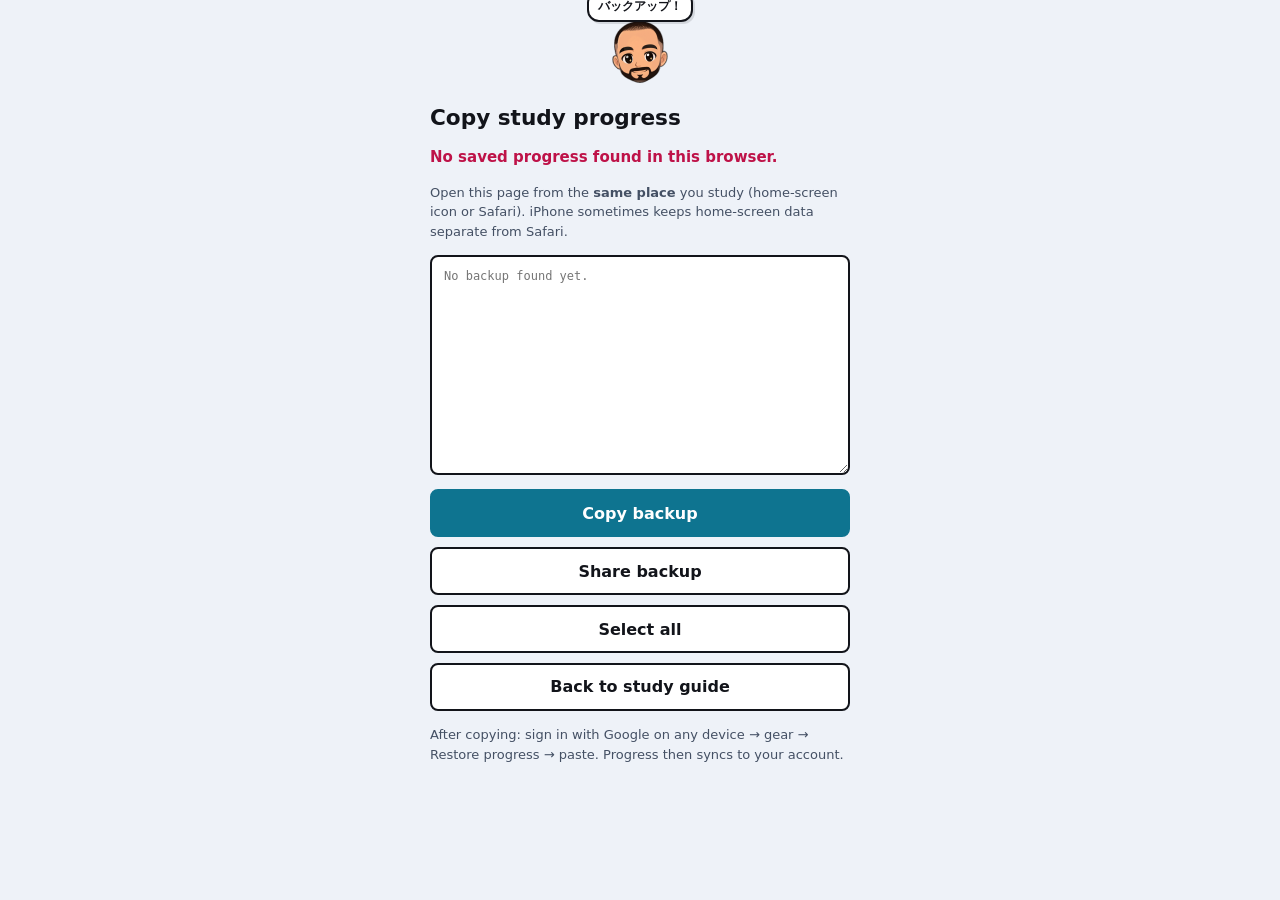
<file: backup.html>
<!DOCTYPE html>
<html lang="en">
<head>
<meta charset="utf-8">
<meta name="viewport" content="width=device-width, initial-scale=1, viewport-fit=cover">
<meta name="apple-mobile-web-app-capable" content="yes">
<meta name="robots" content="noindex">
<meta http-equiv="Cache-Control" content="no-cache, no-store, must-revalidate">
<title>Copy study progress</title>
<style>
  :root {
    --bg: #eef2f8; --card: #fff; --text: #12141a; --soft: #445064;
    --accent: #0e7490; --ink: #12141a; --ok: #0f9f6e; --miss: #be1248;
  }
  * { box-sizing: border-box; }
  body {
    margin: 0; min-height: 100dvh; font-family: -apple-system, system-ui, sans-serif;
    background: var(--bg); color: var(--text); padding: 20px 16px 40px;
  }
  main { max-width: 420px; margin: 0 auto; display: flex; flex-direction: column; gap: 14px; }
  h1 { font-size: 1.35rem; margin: 0; line-height: 1.3; }
  p { margin: 0; color: var(--soft); font-size: 15px; line-height: 1.5; }
  .status { font-weight: 600; color: var(--text); }
  .status.ok { color: var(--ok); }
  .status.bad { color: var(--miss); }
  textarea {
    width: 100%; min-height: 220px; padding: 12px; font-size: 12px;
    font-family: ui-monospace, Menlo, monospace; border: 2px solid var(--ink);
    border-radius: 8px; resize: vertical; background: var(--card);
  }
  .acts { display: flex; flex-direction: column; gap: 10px; }
  button, .btn {
    display: block; width: 100%; min-height: 48px; padding: 12px 16px;
    font: inherit; font-size: 16px; font-weight: 700; border-radius: 8px;
    border: 2px solid var(--ink); background: var(--card); color: var(--text);
    cursor: pointer; text-align: center; text-decoration: none;
    -webkit-tap-highlight-color: rgba(14,116,144,.25);
  }
  button.primary { background: var(--accent); color: #fff; border-color: var(--accent); }
  .hint { font-size: 13px; }
  .tom-buddy {
    display: flex; flex-direction: column; align-items: center;
    margin: 0 auto 6px; position: relative; pointer-events: none;
  }
  .tom-buddy .tom-face {
    width: 64px; height: 64px; object-fit: contain;
    animation: tom-bob 2.6s ease-in-out infinite;
  }
  .tom-buddy .tom-bubble {
    position: absolute; left: 50%; bottom: calc(100% - 2px);
    transform: translateX(-50%);
    padding: 5px 9px; font-size: 12px; font-weight: 700;
    background: #fff; border: 2px solid var(--ink); border-radius: 12px;
    white-space: nowrap; box-shadow: 2px 2px 0 rgba(18,20,26,.12);
  }
  @keyframes tom-bob {
    0%, 100% { transform: translateY(0); }
    50% { transform: translateY(-5px); }
  }
  @media (prefers-reduced-motion: reduce) {
    .tom-buddy .tom-face { animation: none; }
  }
</style>
</head>
<body>
<main>
  <div class="tom-buddy" aria-hidden="true">
    <img class="tom-face" src="mascot.png?v=20261017i" alt="" width="64" height="64" decoding="async">
    <span class="tom-bubble">バックアップ！</span>
  </div>
  <h1>Copy study progress</h1>
  <p id="status" class="status">Looking for saved progress on this device…</p>
  <p class="hint">Open this page from the <b>same place</b> you study (home-screen icon or Safari). iPhone sometimes keeps home-screen data separate from Safari.</p>
  <textarea id="out" readonly spellcheck="false" placeholder="No backup found yet."></textarea>
  <div class="acts">
    <button type="button" class="primary" id="copy">Copy backup</button>
    <button type="button" id="share">Share backup</button>
    <button type="button" id="select">Select all</button>
    <a class="btn" id="home" href="./index.html?v=20261017i#/">Back to study guide</a>
  </div>
  <p class="hint">After copying: sign in with Google on any device → gear → Restore progress → paste. Progress then syncs to your account.</p>
</main>
<script>
(function () {
  var KEY = "mnn-study-v1";
  var KEY_BAK = KEY + ":bak";
  var status = document.getElementById("status");
  var out = document.getElementById("out");

  function pickRaw() {
    var primary = localStorage.getItem(KEY) || "";
    var backup = localStorage.getItem(KEY_BAK) || "";
    if (primary.length >= backup.length) return primary || backup;
    return backup || primary;
  }

  function refresh() {
    var raw = pickRaw();
    if (!raw) {
      status.className = "status bad";
      status.textContent = "No saved progress found in this browser.";
      out.value = "";
      return null;
    }
    status.className = "status ok";
    status.textContent = "Found progress (" + raw.length.toLocaleString() + " characters). Copy or Share it now.";
    out.value = raw;
    return raw;
  }

  async function copyText(text) {
    try {
      if (navigator.clipboard && navigator.clipboard.writeText) {
        await navigator.clipboard.writeText(text);
        status.className = "status ok";
        status.textContent = "Copied. Paste into Notes, then Restore after you sign in.";
        return;
      }
    } catch (e) {}
    out.focus();
    out.setSelectionRange(0, out.value.length);
    try {
      if (document.execCommand && document.execCommand("copy")) {
        status.className = "status ok";
        status.textContent = "Copied. Paste into Notes, then Restore after you sign in.";
        return;
      }
    } catch (e) {}
    alert("Tap Select all, then use Copy from the iPhone menu.");
  }

  async function shareText(text) {
    try {
      if (navigator.share) {
        await navigator.share({ title: "Study progress backup", text: text });
        return;
      }
    } catch (e) {
      if (e && e.name === "AbortError") return;
    }
    await copyText(text);
  }

  document.getElementById("copy").addEventListener("click", function () {
    var raw = refresh();
    if (!raw) return alert("Nothing to copy on this device.");
    copyText(raw);
  });
  document.getElementById("share").addEventListener("click", function () {
    var raw = refresh();
    if (!raw) return alert("Nothing to share on this device.");
    shareText(raw);
  });
  document.getElementById("select").addEventListener("click", function () {
    refresh();
    out.focus();
    out.setSelectionRange(0, out.value.length);
  });

  refresh();
})();
</script>
</body>
</html>
</file>
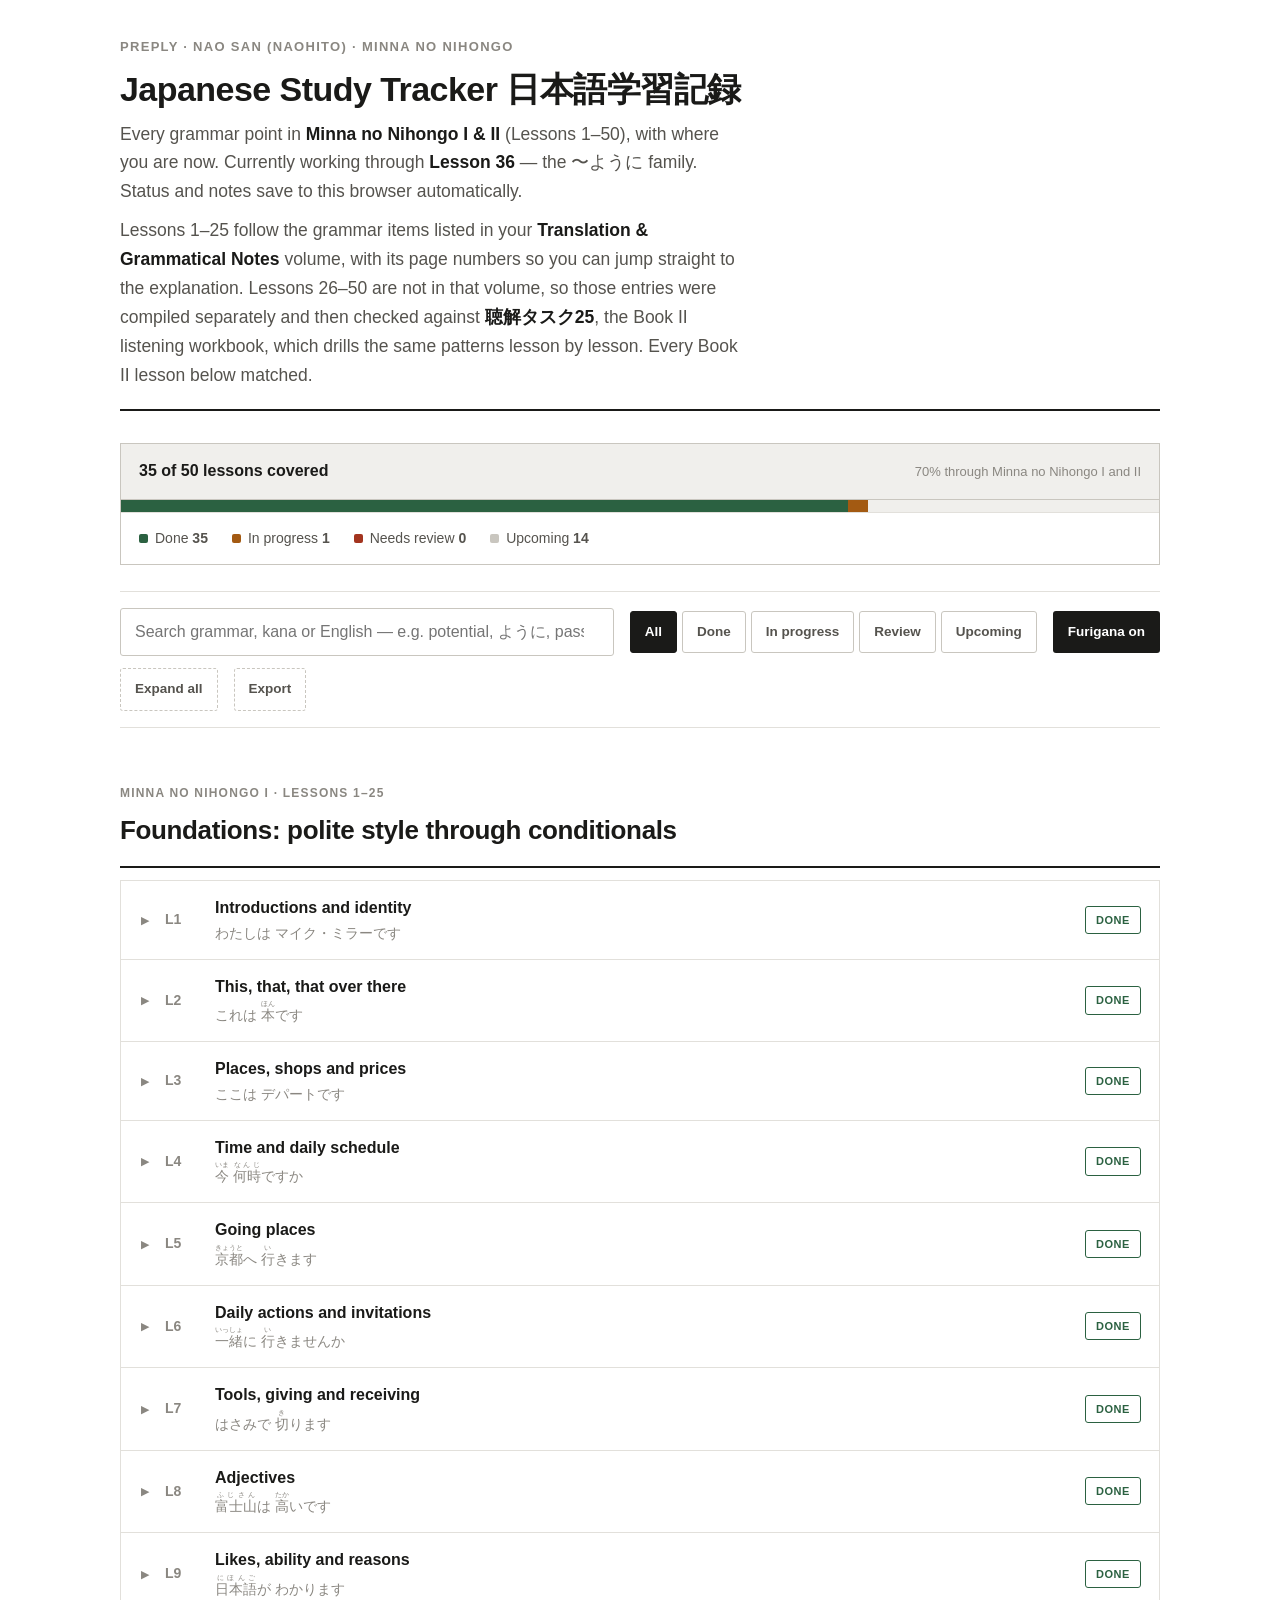
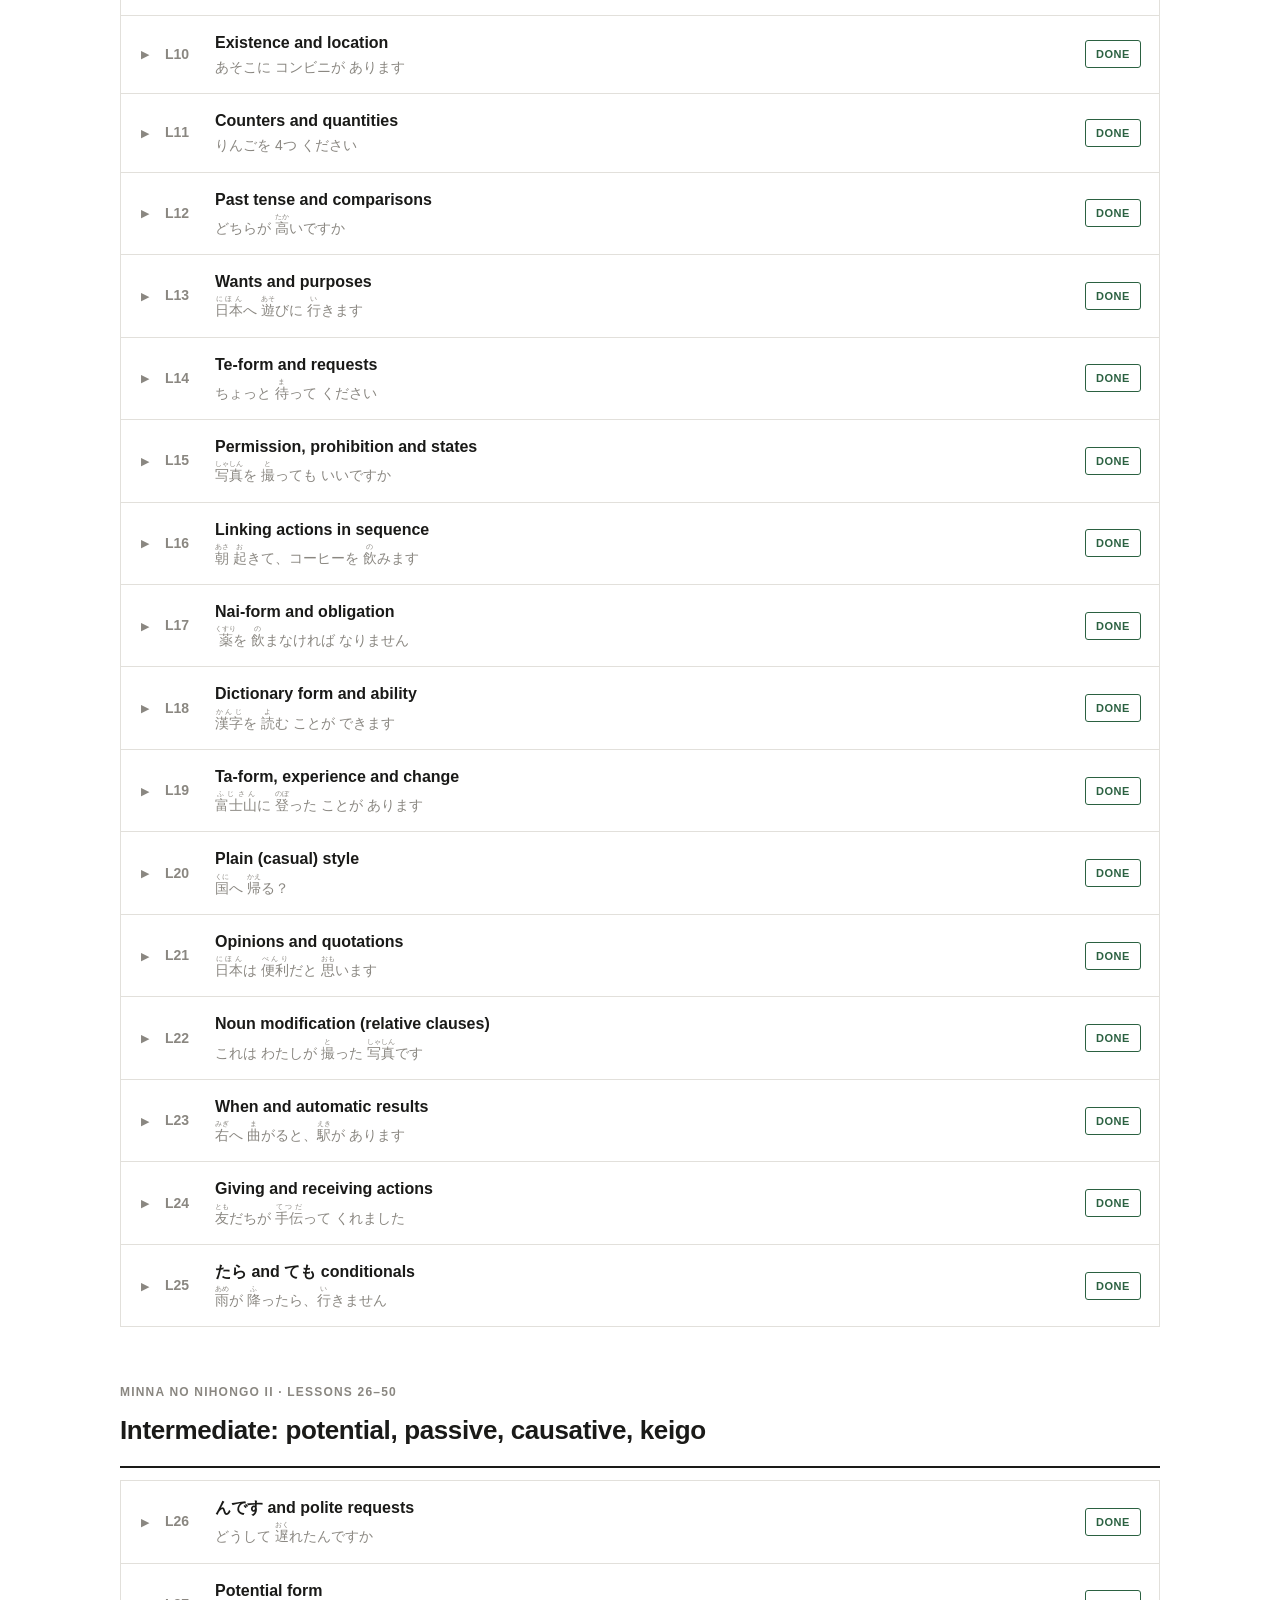
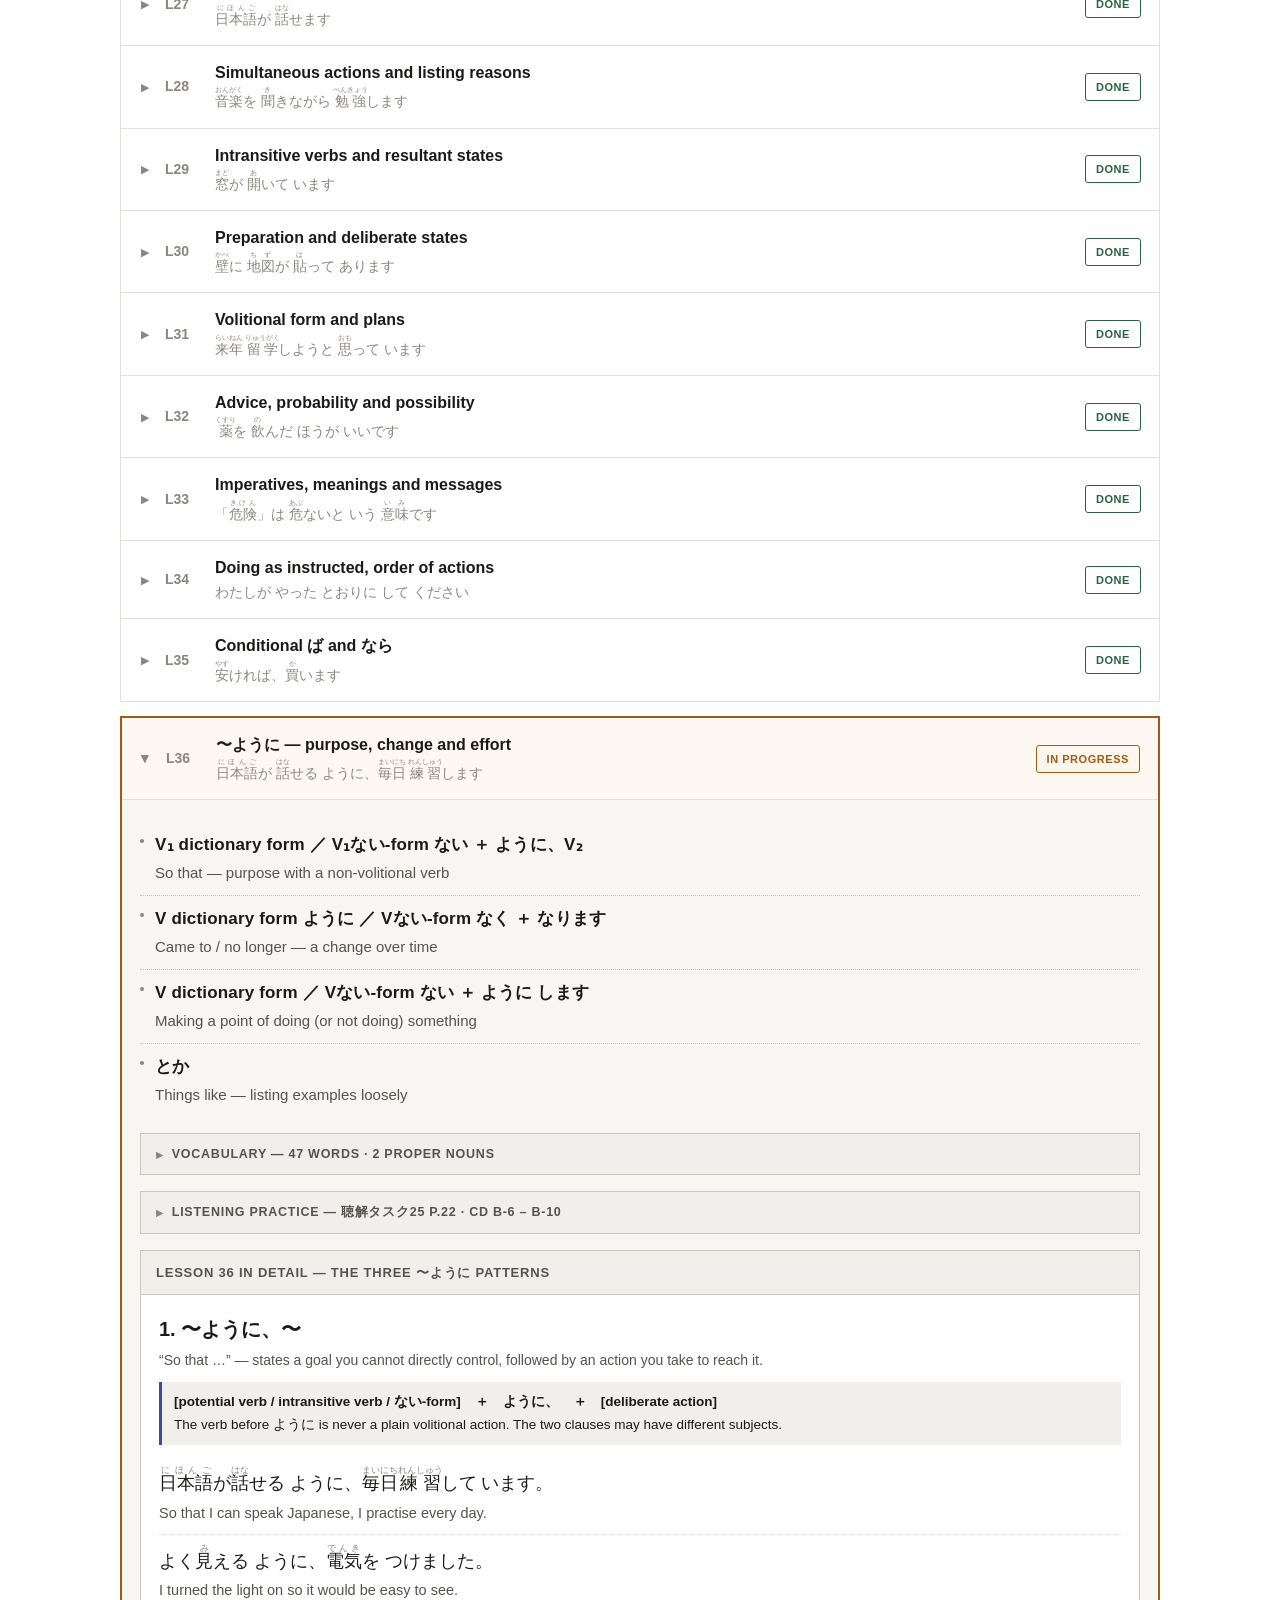
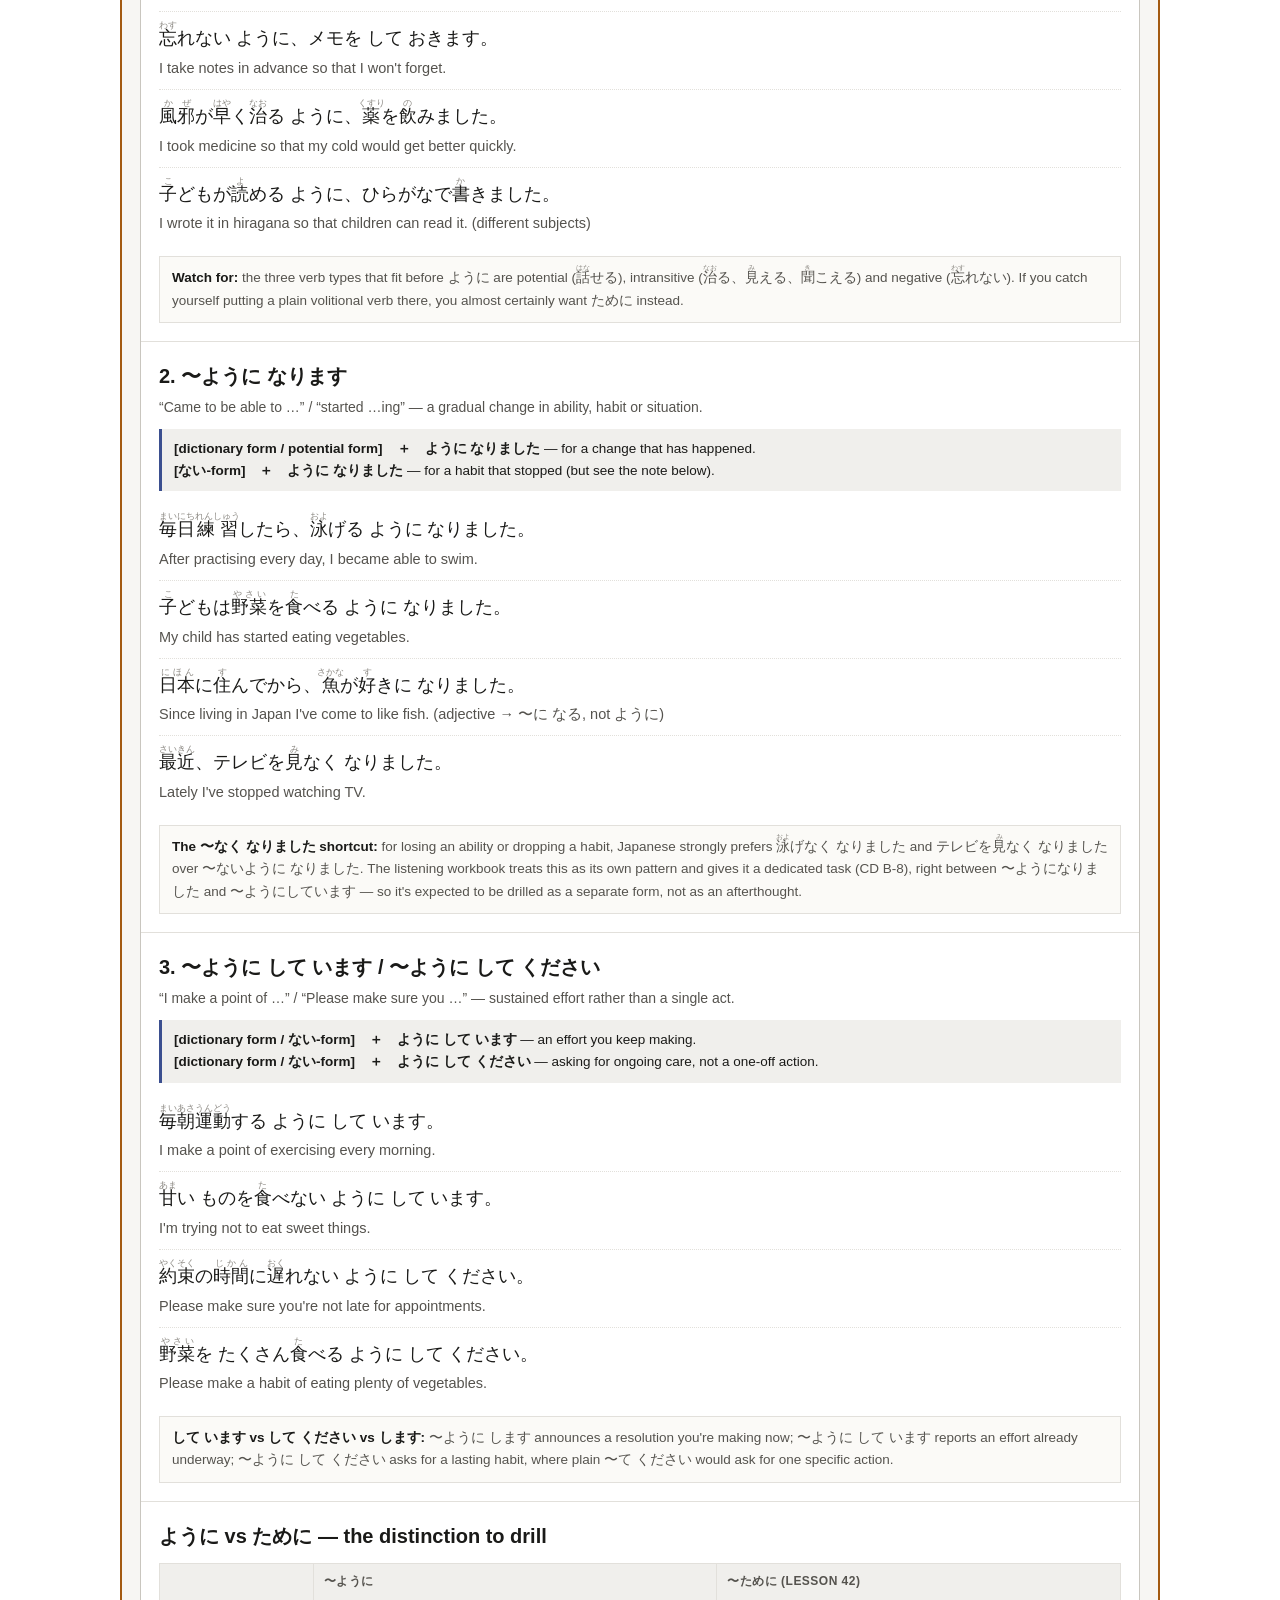
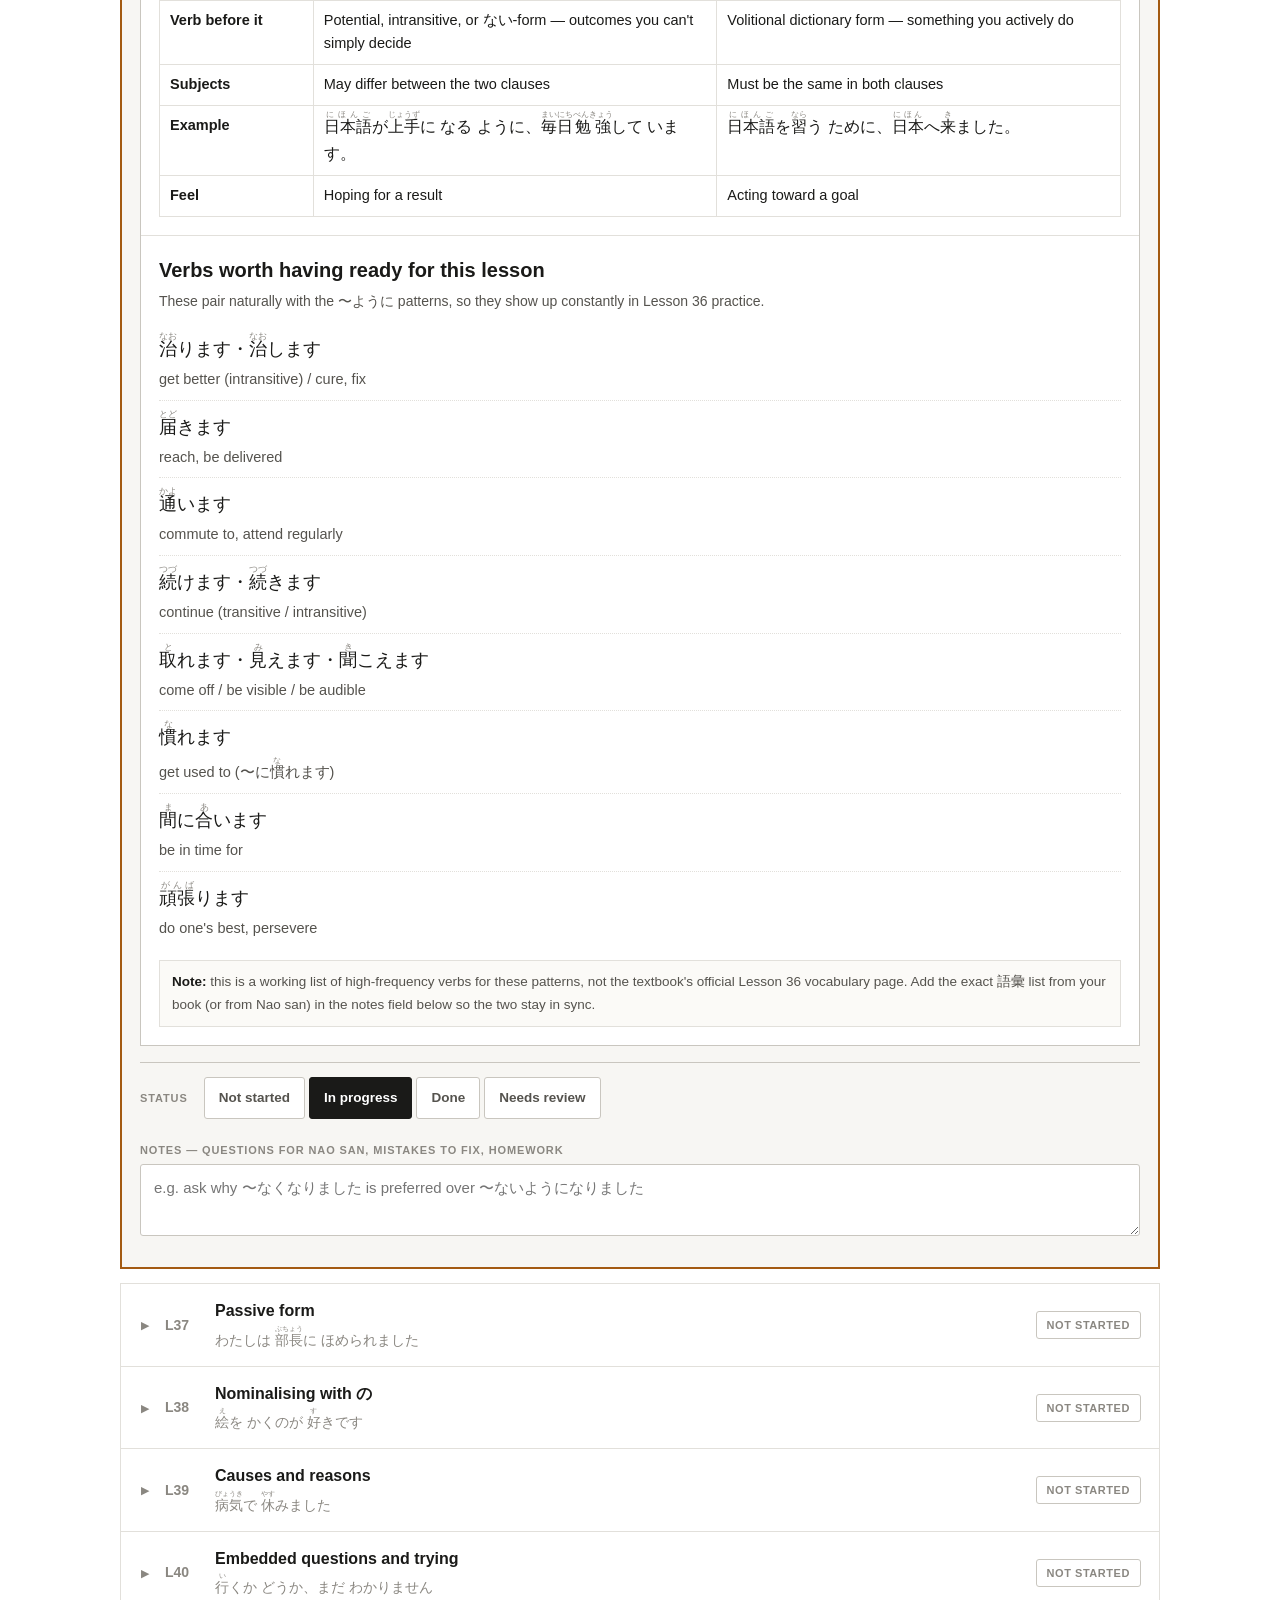
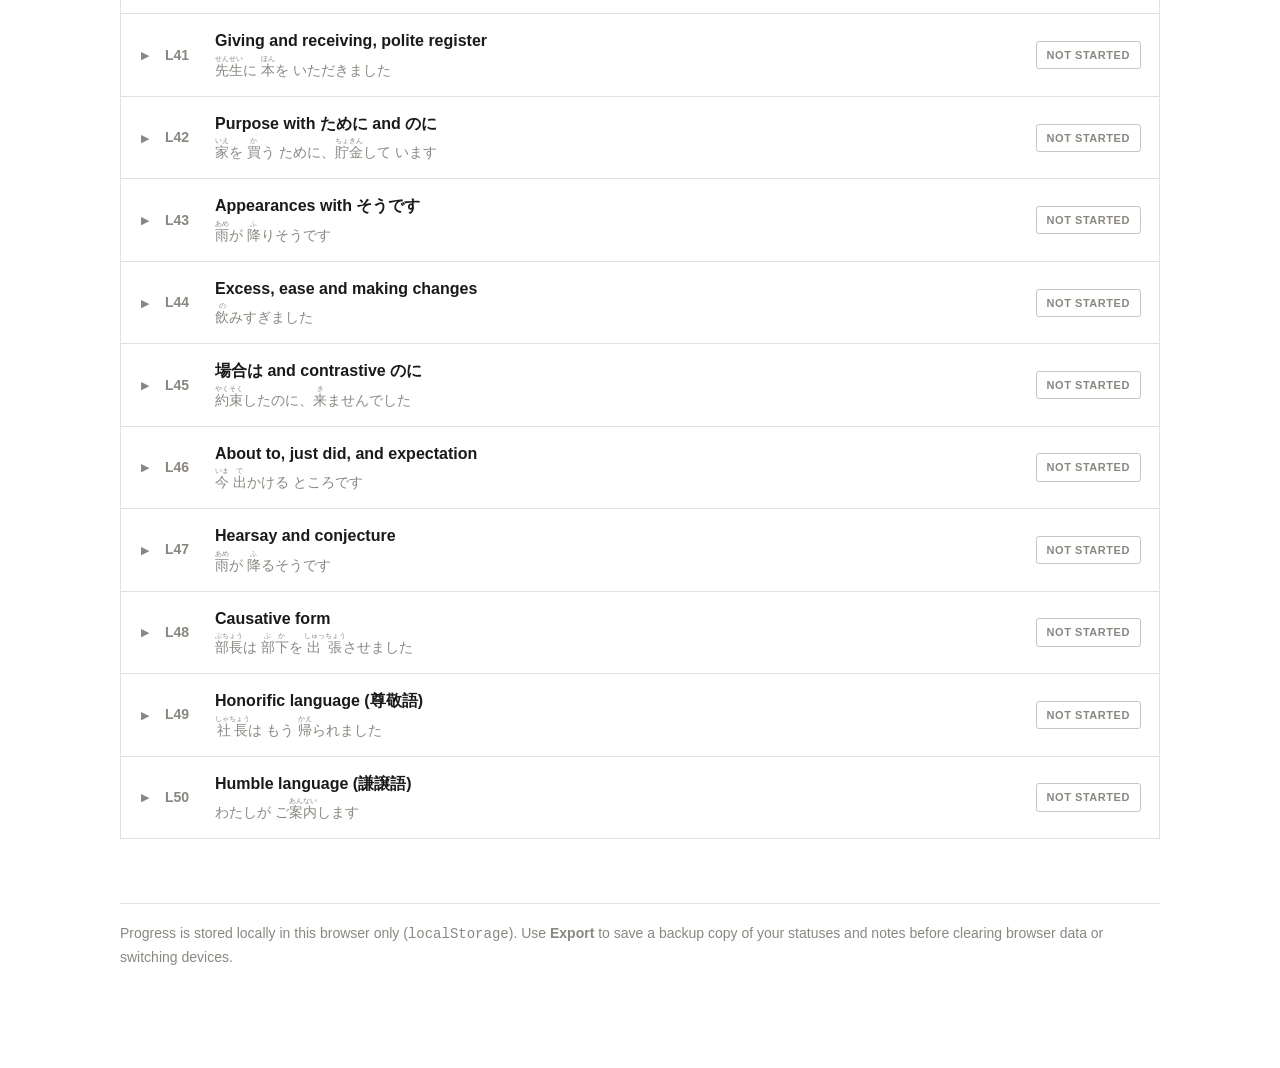
<file: japanese.html>
<!DOCTYPE html>
<html lang="en">
<head>
<meta charset="utf-8">
<meta name="viewport" content="width=device-width, initial-scale=1">
<meta name="robots" content="noindex, nofollow">
<title>Japanese Study Tracker · Minna no Nihongo I &amp; II</title>
<style>
  :root {
    --bg: #ffffff;
    --bg-soft: #f7f6f3;
    --bg-inset: #f0efec;
    --text: #1a1a18;
    --text-soft: #55534e;
    --text-faint: #8a8781;
    --rule: #e2e0db;
    --rule-strong: #c9c6bf;
    --accent: #3b4f8f;
    --done: #2b6141;
    --now: #a35a12;
    --review: #a3341f;
    --todo: #8a8781;
    --maxw: 940px;
    --jp: "Hiragino Sans", "Hiragino Kaku Gothic ProN", "Yu Gothic", "Noto Sans JP", "Meiryo", sans-serif;
  }
  * { box-sizing: border-box; }
  html { -webkit-text-size-adjust: 100%; scroll-behavior: smooth; }
  body {
    margin: 0; background: var(--bg); color: var(--text);
    font: 16px/1.62 -apple-system, BlinkMacSystemFont, "Segoe UI", Helvetica, Arial, sans-serif;
  }
  .wrap { max-width: var(--maxw); margin: 0 auto; padding: 40px 22px 110px; }

  /* ---------- masthead ---------- */
  header.masthead { border-bottom: 2px solid var(--text); padding-bottom: 20px; }
  .kicker { font-size: 12px; letter-spacing: 0.09em; text-transform: uppercase;
    color: var(--text-faint); margin: 0 0 12px; font-weight: 600; }
  h1 { font-size: 30px; line-height: 1.18; letter-spacing: -0.016em; margin: 0 0 10px; font-weight: 650; }
  h1 .jp { font-family: var(--jp); font-weight: 600; }
  .standfirst { font-size: 16.5px; color: var(--text-soft); margin: 0; max-width: 70ch; }
  .standfirst b { color: var(--text); font-weight: 650; }

  /* ---------- progress ---------- */
  .progress { margin: 26px 0 0; border: 1px solid var(--rule-strong); }
  .progress .ph { display: flex; justify-content: space-between; align-items: baseline;
    gap: 14px; flex-wrap: wrap; padding: 12px 16px; background: var(--bg-inset);
    border-bottom: 1px solid var(--rule-strong); }
  .progress .ph b { font-size: 15px; }
  .progress .ph span { font-size: 13px; color: var(--text-faint); }
  .bar { display: flex; height: 12px; background: var(--bg-inset); }
  .bar i { display: block; height: 100%; }
  .bar i.done { background: var(--done); }
  .bar i.now { background: var(--now); }
  .bar i.review { background: var(--review); }
  .legend { display: flex; flex-wrap: wrap; gap: 6px 20px; padding: 12px 16px; font-size: 13px;
    border-top: 1px solid var(--rule); color: var(--text-soft); }
  .legend b { font-variant-numeric: tabular-nums; }
  .dot { display: inline-block; width: 9px; height: 9px; border-radius: 2px; margin-right: 7px;
    vertical-align: 0px; }
  .dot.done { background: var(--done); } .dot.now { background: var(--now); }
  .dot.review { background: var(--review); } .dot.todo { background: var(--rule-strong); }

  /* ---------- toolbar ---------- */
  .toolbar { margin: 22px 0 0; padding: 14px 0; border-top: 1px solid var(--rule);
    border-bottom: 1px solid var(--rule); display: flex; flex-wrap: wrap; gap: 10px 14px;
    align-items: center; }
  .toolbar input[type=search] {
    flex: 1 1 240px; min-width: 0; font: inherit; font-size: 14px; padding: 7px 11px;
    border: 1px solid var(--rule-strong); background: var(--bg); color: var(--text); border-radius: 3px; }
  .toolbar input[type=search]:focus { outline: 2px solid var(--accent); outline-offset: -1px; }
  .filters { display: flex; flex-wrap: wrap; gap: 5px; }
  .btn { font: inherit; font-size: 12.5px; font-weight: 600; padding: 6px 11px; cursor: pointer;
    border: 1px solid var(--rule-strong); background: var(--bg); color: var(--text-soft);
    border-radius: 3px; white-space: nowrap; }
  .btn:hover { border-color: var(--text-faint); color: var(--text); }
  .btn[aria-pressed="true"] { background: var(--text); border-color: var(--text); color: #fff; }
  .btn.ghost { border-style: dashed; }

  /* ---------- book part ---------- */
  .part { margin: 52px 0 0; }
  .part-label { font-size: 12px; letter-spacing: 0.1em; text-transform: uppercase;
    color: var(--text-faint); font-weight: 700; margin: 0 0 6px; }
  .part-title { font-size: 23px; letter-spacing: -0.014em; margin: 0 0 12px; font-weight: 650;
    padding-bottom: 11px; border-bottom: 2px solid var(--text); }

  /* ---------- lesson ---------- */
  .lesson { border: 1px solid var(--rule); border-top: none; }
  .lesson:first-of-type { border-top: 1px solid var(--rule); }
  .lesson.is-current { border: 2px solid var(--now); margin: 14px 0; }
  .lesson.is-current + .lesson { border-top: 1px solid var(--rule); }
  .lhead { display: flex; align-items: center; gap: 12px; padding: 11px 14px; cursor: pointer;
    background: var(--bg); }
  .lhead:hover { background: var(--bg-soft); }
  .lesson.is-current > .lhead { background: #fdf8f2; }
  .lnum { font-variant-numeric: tabular-nums; font-weight: 700; font-size: 13px;
    color: var(--text-faint); min-width: 30px; }
  .ltitle { flex: 1 1 auto; font-size: 15px; font-weight: 600; min-width: 0; }
  .ltitle .sub { display: block; font-weight: 400; font-size: 13px; color: var(--text-faint);
    font-family: var(--jp); }
  .chip { font-size: 10.5px; letter-spacing: 0.05em; text-transform: uppercase; font-weight: 700;
    padding: 3px 8px; border: 1px solid var(--rule-strong); border-radius: 3px;
    color: var(--text-faint); white-space: nowrap; }
  .chip.done { color: var(--done); border-color: var(--done); }
  .chip.now { color: var(--now); border-color: var(--now); background: #fdf6ec; }
  .chip.review { color: var(--review); border-color: var(--review); }
  .caret { color: var(--text-faint); font-size: 11px; width: 12px; text-align: center; }

  .lbody { display: none; padding: 4px 14px 18px; border-top: 1px solid var(--rule);
    background: var(--bg-soft); }
  .lesson.open .lbody { display: block; }
  .lesson.open .caret { transform: rotate(90deg); display: inline-block; }

  .src { margin: 14px 0 0; padding: 8px 11px; font-size: 12.5px; color: var(--text-soft);
    background: var(--bg-inset); border-left: 3px solid var(--rule-strong); }
  .src b { color: var(--text); font-weight: 650; }
  .points { list-style: none; margin: 14px 0 0; padding: 0; }
  .points li { padding: 9px 0 9px 15px; border-bottom: 1px dotted var(--rule-strong);
    position: relative; }
  .points li:last-child { border-bottom: none; }
  .points li::before { content: ""; position: absolute; left: 0; top: 17px; width: 4px; height: 4px;
    background: var(--text-faint); border-radius: 50%; }
  .points .g { font-family: var(--jp); font-size: 16px; font-weight: 600; letter-spacing: 0.01em; }
  .points .e { display: block; font-size: 14px; color: var(--text-soft); margin-top: 2px;
    font-family: -apple-system, BlinkMacSystemFont, "Segoe UI", Helvetica, Arial, var(--jp); }
  .points .e ruby { font-size: 15px; }

  /* status control + notes */
  .lctl { display: flex; flex-wrap: wrap; gap: 10px 16px; align-items: center;
    margin: 16px 0 0; padding-top: 14px; border-top: 1px solid var(--rule-strong); }
  .lctl .lbl { font-size: 11px; letter-spacing: 0.08em; text-transform: uppercase;
    color: var(--text-faint); font-weight: 650; }
  .segmented { display: flex; gap: 4px; flex-wrap: wrap; }
  .notes { width: 100%; margin-top: 12px; }
  .notes label { display: block; font-size: 11px; letter-spacing: 0.08em; text-transform: uppercase;
    color: var(--text-faint); font-weight: 650; margin-bottom: 5px; }
  .notes textarea { width: 100%; min-height: 62px; font: inherit; font-size: 14px; line-height: 1.55;
    padding: 9px 11px; border: 1px solid var(--rule-strong); border-radius: 3px; resize: vertical;
    background: var(--bg); color: var(--text); }
  .notes textarea:focus { outline: 2px solid var(--accent); outline-offset: -1px; }

  /* ---------- vocabulary ---------- */
  .vocab { margin: 16px 0 0; border: 1px solid var(--rule-strong); background: var(--bg); }
  .vocab > summary { padding: 10px 15px; font-size: 12.5px; letter-spacing: 0.06em;
    text-transform: uppercase; font-weight: 700; color: var(--text-soft);
    background: var(--bg-inset); cursor: pointer; list-style: none; }
  .vocab > summary::-webkit-details-marker { display: none; }
  .vocab > summary::before { content: "▶"; font-size: 9px; color: var(--text-faint); margin-right: 8px; }
  .vocab[open] > summary::before { content: "▼"; }
  .vocab > summary:hover { color: var(--text); }
  .vlist { display: grid; grid-template-columns: minmax(170px, 38%) 1fr; }
  .vlist > div { padding: 7px 12px; border-top: 1px solid var(--rule); }
  .vj { font-family: var(--jp); font-size: 15.5px; line-height: 1.4; }
  .vr { display: block; font-family: var(--jp); font-size: 12px; color: var(--text-faint);
    line-height: 1.4; }
  body.no-furi .vr { display: none; }
  .vе, .ve2 { font-size: 13.5px; color: var(--text-soft); line-height: 1.45; }
  .listen .vlist { grid-template-columns: 82px 1fr; }
  .vtrack { font-size: 12px; font-weight: 700; color: var(--text-faint);
    font-variant-numeric: tabular-nums; letter-spacing: 0.02em; }
  .vhead { grid-column: 1 / -1; padding: 8px 12px !important; background: var(--bg-soft);
    font-size: 11px; letter-spacing: 0.08em; text-transform: uppercase;
    color: var(--text-faint); font-weight: 650; border-top: 1px solid var(--rule-strong) !important; }

  /* ---------- lesson 36 deep dive ---------- */
  .deep { margin: 16px 0 0; border: 1px solid var(--rule-strong); background: var(--bg); }
  .deep > h3 { margin: 0; padding: 11px 15px; font-size: 13px; letter-spacing: 0.06em;
    text-transform: uppercase; font-weight: 700; color: var(--text-soft);
    background: var(--bg-inset); border-bottom: 1px solid var(--rule-strong); }
  .pat { padding: 16px 15px; border-bottom: 1px solid var(--rule); }
  .pat:last-child { border-bottom: none; }
  .pat h4 { margin: 0 0 3px; font-size: 18px; font-family: var(--jp); font-weight: 650; }
  .pat .gloss { margin: 0 0 10px; font-size: 14px; color: var(--text-soft); }
  .form { font-size: 13.5px; background: var(--bg-inset); border-left: 3px solid var(--accent);
    padding: 9px 12px; margin: 0 0 12px; }
  .form b { font-family: var(--jp); }
  .ex { margin: 0; padding: 0; list-style: none; }
  .ex li { padding: 8px 0; border-bottom: 1px dotted var(--rule); }
  .ex li:last-child { border-bottom: none; }
  .ex .j { font-family: var(--jp); font-size: 16.5px; line-height: 2.1; }
  .ex .t { display: block; font-size: 13.5px; color: var(--text-soft); }
  .note { margin: 12px 0 0; padding: 10px 12px; font-size: 13.5px; background: #fbfaf7;
    border: 1px solid var(--rule); color: var(--text-soft); }
  .note b { color: var(--text); }
  .note .jp { font-family: var(--jp); }

  table.cmp { width: 100%; border-collapse: collapse; margin: 10px 0 0; font-size: 13.5px; }
  table.cmp th, table.cmp td { text-align: left; vertical-align: top; padding: 8px 10px;
    border: 1px solid var(--rule); }
  table.cmp th { background: var(--bg-inset); font-weight: 650; font-size: 12px;
    letter-spacing: 0.04em; text-transform: uppercase; color: var(--text-soft); }
  table.cmp .j { font-family: var(--jp); font-size: 15px; }

  /* ---------- ruby ---------- */
  ruby { ruby-position: over; -webkit-ruby-position: before; }
  rt { font-size: 0.52em; color: var(--text-faint); font-weight: 400; letter-spacing: 0; }
  body.no-furi rt { visibility: hidden; font-size: 0.1em; }

  .empty { padding: 26px 4px; color: var(--text-faint); font-size: 15px; }
  footer.foot { margin: 54px 0 0; padding-top: 18px; border-top: 1px solid var(--rule);
    font-size: 13px; color: var(--text-faint); }

  @media (max-width: 560px) {
    .lhead { flex-wrap: wrap; gap: 8px 10px; }
    .ltitle { flex-basis: 100%; order: 3; }
  }

  /* Largest iPad (Pro 12.9″ / 13″) — portrait ≈1024×1366, landscape ≈1366×1024 */
  @media (min-width: 900px) and (max-width: 1400px) {
    :root { --maxw: 1000px; }
    body { font-size: 17px; line-height: 1.65; }
    .wrap { padding: 48px 36px 120px; }
    input, select, textarea { font-size: 16px; }

    h1 { font-size: 34px; }
    .standfirst { font-size: 17.5px; max-width: 64ch; }
    .kicker { font-size: 13px; letter-spacing: .1em; }

    .progress { margin-top: 32px; }
    .progress .ph { padding: 14px 18px; }
    .progress .ph b { font-size: 16px; }
    .legend { padding: 14px 18px; font-size: 14px; gap: 8px 24px; }

    .toolbar { margin-top: 26px; padding: 16px 0; gap: 12px 16px; }
    .toolbar input[type=search] {
      flex: 1 1 320px; font-size: 16px; padding: 10px 14px; min-height: 44px;
    }
    .btn { font-size: 13.5px; padding: 9px 14px; min-height: 40px; }

    .part { margin-top: 56px; }
    .part-title { font-size: 26px; padding-bottom: 14px; }
    .lhead { padding: 14px 18px; gap: 14px; }
    .ltitle { font-size: 16px; }
    .ltitle .sub { font-size: 14px; }
    .lnum { font-size: 14px; min-width: 36px; }
    .chip { font-size: 11px; padding: 4px 10px; }

    .lbody { padding: 8px 18px 22px; }
    .points .g { font-size: 17px; }
    .points .e { font-size: 15px; }
    .src { font-size: 13.5px; padding: 10px 14px; }

    .vlist { grid-template-columns: minmax(220px, 36%) 1fr; }
    .vj { font-size: 16.5px; }
    .ve2, .vе { font-size: 14.5px; }
    .vlist > div { padding: 9px 14px; }

    .pat { padding: 18px 18px; }
    .pat h4 { font-size: 20px; }
    .ex .j { font-size: 17.5px; }
    .ex .t { font-size: 14.5px; }
    table.cmp { font-size: 14.5px; }
    table.cmp .j { font-size: 16px; }

    .notes textarea { min-height: 72px; font-size: 15px; padding: 11px 13px; }
    .segmented .btn { min-height: 40px; }
    footer.foot { margin-top: 64px; font-size: 14px; }
  }

  @media (min-width: 1100px) and (max-width: 1400px) and (orientation: landscape) {
    :root { --maxw: 1120px; }
    .wrap { padding: 36px 40px 100px; }
    .toolbar input[type=search] { flex: 1 1 400px; }
  }

  @media print {
    .toolbar, .lctl .segmented, .btn { display: none !important; }
    .lbody { display: block !important; }
  }
</style>
</head>
<body>
<div class="wrap">

<header class="masthead">
  <p class="kicker">Preply · Nao san (Naohito) · Minna no Nihongo</p>
  <h1>Japanese Study Tracker <span class="jp">日本語学習記録</span></h1>
  <p class="standfirst">
    Every grammar point in <b>Minna no Nihongo I &amp; II</b> (Lessons 1–50), with where you are now.
    Currently working through <b>Lesson 36</b> — the <span style="font-family:var(--jp)">〜ように</span> family.
    Status and notes save to this browser automatically.
  </p>
  <p class="standfirst" style="margin-top:10px">
    Lessons 1–25 follow the grammar items listed in your <b>Translation &amp; Grammatical Notes</b> volume,
    with its page numbers so you can jump straight to the explanation. Lessons 26–50 are not in that volume,
    so those entries were compiled separately and then checked against <b>聴解タスク25</b>, the Book II listening
    workbook, which drills the same patterns lesson by lesson. Every Book II lesson below matched.
  </p>
</header>

<div class="progress">
  <div class="ph"><b id="pTitle">Progress</b><span id="pSub"></span></div>
  <div class="bar" id="pBar"></div>
  <div class="legend" id="pLegend"></div>
</div>

<div class="toolbar">
  <input type="search" id="q" placeholder="Search grammar, kana or English — e.g. potential, ように, passive" aria-label="Search lessons">
  <div class="filters" id="filters">
    <button class="btn" data-filter="all" aria-pressed="true">All</button>
    <button class="btn" data-filter="done">Done</button>
    <button class="btn" data-filter="now">In progress</button>
    <button class="btn" data-filter="review">Review</button>
    <button class="btn" data-filter="todo">Upcoming</button>
  </div>
  <button class="btn ghost" id="furi" aria-pressed="true">Furigana on</button>
  <button class="btn ghost" id="expand">Expand all</button>
  <button class="btn ghost" id="exportBtn">Export</button>
</div>

<main id="out"></main>

<footer class="foot">
  Progress is stored locally in this browser only (<code>localStorage</code>). Use <b>Export</b> to save a
  backup copy of your statuses and notes before clearing browser data or switching devices.
</footer>

</div>

<script src="japanese-data.js"></script>
<script>
/* ============================================================
   Rendering
   ============================================================ */
const STATUSES = [
  { id: "todo",   label: "Not started" },
  { id: "now",    label: "In progress" },
  { id: "done",   label: "Done" },
  { id: "review", label: "Needs review" }
];
const STATUS_LABEL = Object.fromEntries(STATUSES.map(s => [s.id, s.label]));
const KEY = "mnn-tracker-v1";

function defaults() {
  const st = {};
  LESSONS.forEach(l => {
    st[l.n] = { status: l.n < 36 ? "done" : (l.n === 36 ? "now" : "todo"), note: "" };
  });
  return st;
}
let state = load();
function load() {
  try {
    const raw = JSON.parse(localStorage.getItem(KEY));
    if (!raw) return defaults();
    const base = defaults();
    Object.keys(raw).forEach(k => { if (base[k]) base[k] = Object.assign(base[k], raw[k]); });
    return base;
  } catch (e) { return defaults(); }
}
function save() { try { localStorage.setItem(KEY, JSON.stringify(state)); } catch (e) {} }

const esc = s => s.replace(/[&<>"]/g, c => ({ "&":"&amp;","<":"&lt;",">":"&gt;",'"':"&quot;" }[c]));
// 漢字{かんじ} in the lesson data, {漢字|かんじ} in the prose blocks
function ruby(s) {
  return esc(s)
    .replace(/([\u4e00-\u9fff々〆ヶ]+)\{([^}|]+)\}/g, "<ruby>$1<rt>$2</rt></ruby>");
}
function rubyPipe(html) {
  return html.replace(/\{([^}|]+)\|([^}]+)\}/g, "<ruby>$1<rt>$2</rt></ruby>");
}
const plain = s => s.replace(/[{}|]/g, "");

let filter = "all", query = "";

function render() {
  const out = document.getElementById("out");
  const q = query.trim().toLowerCase();
  let html = "", shown = 0;

  BOOKS.forEach(bk => {
    const rows = LESSONS.filter(l => l.book === bk.book).filter(l => {
      const st = state[l.n].status;
      if (filter !== "all" && st !== filter) return false;
      if (!q) return true;
      const vocab = VOCAB[l.n]
        ? [...VOCAB[l.n].v, ...(VOCAB[l.n].p || [])].map(e => e.join(" ")) : [];
      const listen = LISTENING[l.n]
        ? LISTENING[l.n][2].map(t => t[0] + " " + plain(t[1])) : [];
      const hay = [l.n, l.title, plain(l.jp), state[l.n].note,
        ...l.points.map(p => plain(p[0]) + " " + plain(p[1])),
        ...vocab, ...listen].join(" ").toLowerCase();
      return hay.includes(q);
    });
    if (!rows.length) return;
    shown += rows.length;
    html += `<section class="part">
      <p class="part-label">${bk.label} · ${bk.range}</p>
      <h2 class="part-title">${bk.sub}</h2>` +
      rows.map(lessonHTML).join("") + `</section>`;
  });

  out.innerHTML = shown ? html : `<p class="empty">No lessons match that filter or search.</p>`;
  bind();
  summary();
}

function lessonHTML(l) {
  const st = state[l.n];
  const open = l.current && filter === "all" && !query;
  return `<article class="lesson ${l.current ? "is-current" : ""} ${open ? "open" : ""}" data-n="${l.n}">
    <div class="lhead" role="button" tabindex="0">
      <span class="caret">▶</span>
      <span class="lnum">L${l.n}</span>
      <span class="ltitle">${esc(l.title)}<span class="sub">${ruby(l.jp)}</span></span>
      <span class="chip ${st.status}">${STATUS_LABEL[st.status]}</span>
    </div>
    <div class="lbody">
      ${BOOK1_META[l.n] ? `<p class="src">
        <b>Translation &amp; Grammatical Notes</b> p.${BOOK1_META[l.n][0]}
        · Conversation “${esc(BOOK1_META[l.n][1])}”
        · Reference words: ${esc(BOOK1_META[l.n][2])}</p>` : ""}
      <ul class="points">
        ${l.points.map(p => `<li><span class="g">${ruby(p[0])}</span><span class="e">${ruby(p[1])}</span></li>`).join("")}
      </ul>
      ${vocabHTML(l.n)}
      ${listeningHTML(l.n)}
      ${l.n === 36 ? rubyPipe(DEEP36) : ""}
      <div class="lctl">
        <span class="lbl">Status</span>
        <span class="segmented">
          ${STATUSES.map(s => `<button class="btn st" data-st="${s.id}" aria-pressed="${st.status === s.id}">${s.label}</button>`).join("")}
        </span>
        <div class="notes">
          <label for="note-${l.n}">Notes — questions for Nao san, mistakes to fix, homework</label>
          <textarea id="note-${l.n}" placeholder="e.g. ask why 〜なくなりました is preferred over 〜ないようになりました">${esc(st.note)}</textarea>
        </div>
      </div>
    </div>
  </article>`;
}

function vocabHTML(n) {
  const v = VOCAB[n];
  if (!v || !v.v) return "";
  const rows = list => list.map(([reading, kanji, en]) =>
    `<div class="vj">${esc(kanji || reading)}${kanji && reading
      ? `<span class="vr">${esc(reading)}</span>` : ""}</div>` +
    `<div class="ve2">${esc(en)}</div>`).join("");
  const proper = v.p && v.p.length
    ? `<div class="vhead">Proper nouns</div>` + rows(v.p) : "";
  const count = `${v.v.length} words` +
    (v.p && v.p.length ? ` · ${v.p.length} proper nouns` : "");
  return `<details class="vocab">
    <summary>Vocabulary — ${count}</summary>
    <div class="vlist">${rows(v.v)}${proper}</div>
  </details>`;
}

function listeningHTML(n) {
  const l = LISTENING[n];
  if (!l) return "";
  const [page, script, tracks] = l;
  const range = tracks.length > 1
    ? `CD ${tracks[0][0]} – ${tracks[tracks.length - 1][0]}` : `CD ${tracks[0][0]}`;
  return `<details class="vocab listen">
    <summary>Listening practice — 聴解タスク25 p.${page} · ${range}</summary>
    <div class="vlist">
      ${tracks.map(([t, pat]) =>
        `<div class="vtrack">${esc(t)}</div><div class="vj">${ruby(pat)}</div>`).join("")}
      <div class="vhead">Script for these tasks: separate booklet p.${script}</div>
    </div>
  </details>`;
}

function bind() {
  document.querySelectorAll(".lesson").forEach(el => {
    const n = +el.dataset.n;
    const head = el.querySelector(".lhead");
    const toggle = () => el.classList.toggle("open");
    head.addEventListener("click", toggle);
    head.addEventListener("keydown", e => {
      if (e.key === "Enter" || e.key === " ") { e.preventDefault(); toggle(); }
    });
    el.querySelectorAll(".st").forEach(b => b.addEventListener("click", e => {
      e.stopPropagation();
      state[n].status = b.dataset.st;
      save();
      const wasOpen = el.classList.contains("open");
      render();
      const again = document.querySelector(`.lesson[data-n="${n}"]`);
      if (again && wasOpen) again.classList.add("open");
    }));
    const ta = el.querySelector("textarea");
    if (ta) {
      let t;
      ta.addEventListener("input", () => {
        clearTimeout(t);
        t = setTimeout(() => { state[n].note = ta.value; save(); }, 350);
      });
      ta.addEventListener("click", e => e.stopPropagation());
    }
  });
}

function summary() {
  const counts = { done: 0, now: 0, review: 0, todo: 0 };
  LESSONS.forEach(l => counts[state[l.n].status]++);
  const total = LESSONS.length;
  const pct = k => (counts[k] / total * 100).toFixed(2) + "%";
  document.getElementById("pBar").innerHTML =
    `<i class="done" style="width:${pct("done")}"></i>` +
    `<i class="now" style="width:${pct("now")}"></i>` +
    `<i class="review" style="width:${pct("review")}"></i>`;
  const cleared = counts.done + counts.review;
  document.getElementById("pTitle").textContent =
    `${cleared} of ${total} lessons covered`;
  document.getElementById("pSub").textContent =
    `${Math.round(cleared / total * 100)}% through Minna no Nihongo I and II`;
  document.getElementById("pLegend").innerHTML = [
    ["done", "Done"], ["now", "In progress"], ["review", "Needs review"], ["todo", "Upcoming"]
  ].map(([k, lbl]) => `<span><span class="dot ${k}"></span>${lbl} <b>${counts[k]}</b></span>`).join("");
}

/* ---------- toolbar wiring ---------- */
document.getElementById("q").addEventListener("input", e => { query = e.target.value; render(); });
document.getElementById("filters").addEventListener("click", e => {
  const b = e.target.closest("[data-filter]");
  if (!b) return;
  filter = b.dataset.filter;
  document.querySelectorAll("#filters .btn").forEach(x =>
    x.setAttribute("aria-pressed", x === b));
  render();
});
const furiBtn = document.getElementById("furi");
furiBtn.addEventListener("click", () => {
  const on = document.body.classList.toggle("no-furi");
  furiBtn.textContent = on ? "Furigana off" : "Furigana on";
  furiBtn.setAttribute("aria-pressed", String(!on));
});
const expandBtn = document.getElementById("expand");
expandBtn.addEventListener("click", () => {
  const all = [...document.querySelectorAll(".lesson")];
  const anyClosed = all.some(el => !el.classList.contains("open"));
  all.forEach(el => el.classList.toggle("open", anyClosed));
  expandBtn.textContent = anyClosed ? "Collapse all" : "Expand all";
});
document.getElementById("exportBtn").addEventListener("click", () => {
  const blob = new Blob([JSON.stringify(state, null, 2)], { type: "application/json" });
  const a = document.createElement("a");
  a.href = URL.createObjectURL(blob);
  a.download = "japanese-progress-" + new Date().toISOString().slice(0, 10) + ".json";
  a.click();
  URL.revokeObjectURL(a.href);
});

render();
</script>
</body>
</html>
</file>
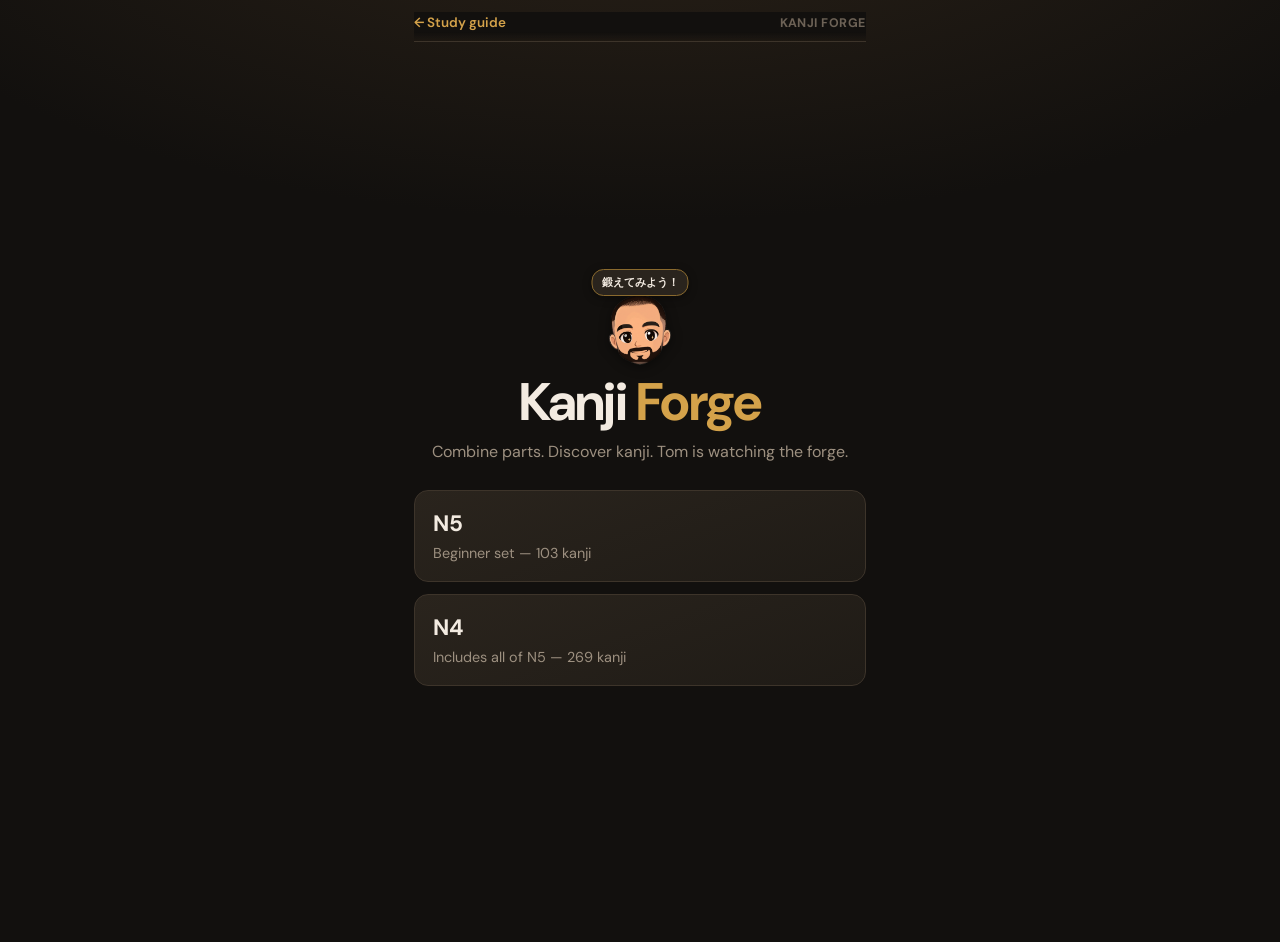
<file: kanji-forge.html>
<!DOCTYPE html>
<html lang="en">
<head>
<meta charset="utf-8" />
<meta name="viewport" content="width=device-width, initial-scale=1, viewport-fit=cover" />
<title>Kanji Forge</title>
<link rel="preconnect" href="https://fonts.googleapis.com" />
<link rel="preconnect" href="https://fonts.gstatic.com" crossorigin />
<link href="https://fonts.googleapis.com/css2?family=DM+Sans:opsz,wght@9..40,400;9..40,500;9..40,600;9..40,700&family=Noto+Sans+JP:wght@400;500;700;900&display=swap" rel="stylesheet" />
<style>
:root {
  --bg:#12100e; --panel:#1f1b16; --panel2:#2a241d; --line:#3d342a; --ink:#f3ebe1;
  --muted:#9d9080; --faint:#6d6256; --gold:#d4a24a; --gold-dim:#8a6a2e; --glow:#e8c36a;
  --ok:#7cb87a; --bad:#c47a6a; --slot:#16130f; --radius:14px;
  --font:"DM Sans", system-ui, sans-serif;
  --jp:"Noto Sans JP", "Hiragino Sans", "Yu Gothic", sans-serif;
  --safe-b:env(safe-area-inset-bottom, 0px);
  --safe-t:env(safe-area-inset-top, 0px);
}
* { box-sizing: border-box; }
html, body { margin:0; min-height:100%; background:var(--bg); color:var(--ink); font-family:var(--font); }
body {
  background: radial-gradient(120% 70% at 50% -15%, #2b2218 0%, transparent 55%), var(--bg);
  -webkit-tap-highlight-color: transparent;
}
button { font:inherit; color:inherit; background:none; border:0; cursor:pointer; padding:0; }
#app {
  max-width:480px; margin:0 auto;
  padding: calc(12px + var(--safe-t)) 14px calc(16px + var(--safe-b));
  min-height:100dvh;
}
.screen-level {
  min-height: calc(100dvh - 28px - var(--safe-t) - var(--safe-b));
  display:flex; flex-direction:column; justify-content:center; gap:28px;
}
.brand { text-align:center; }
.brand h1 { margin:0; font-size:clamp(2.5rem, 12vw, 3.3rem); letter-spacing:-0.03em; line-height:1; }
.brand h1 span { color:var(--gold); }
.brand p { margin:12px 0 0; color:var(--muted); }
.choices { display:grid; gap:12px; }
.choice {
  text-align:left; padding:18px; border-radius:var(--radius);
  background:linear-gradient(160deg, var(--panel2), var(--panel));
  border:1px solid var(--line);
}
.choice:active { transform:scale(0.98); }
.choice strong { display:block; font-size:1.4rem; margin-bottom:4px; }
.choice span { color:var(--muted); font-size:0.9rem; }
.backlink { text-align:center; color:var(--faint); font-size:0.85rem; text-decoration:none; }

/* Always-on exit back to the main Minna study guide */
.app-chrome {
  display:flex; align-items:center; justify-content:space-between; gap:10px;
  margin: 0 0 12px; padding: 0 0 10px;
  border-bottom: 1px solid var(--line);
  position: sticky; top: 0; z-index: 20;
  background: linear-gradient(180deg, var(--bg) 70%, transparent);
  padding-top: 2px;
}
.app-chrome .exit {
  display:inline-flex; align-items:center; gap:6px;
  font-size:0.84rem; font-weight:600; color:var(--gold);
  text-decoration:none; padding:8px 10px; margin:-8px -10px;
  border-radius:10px;
}
.app-chrome .exit:active { background: var(--panel); }
.app-chrome .app-name {
  font-size:0.78rem; font-weight:700; letter-spacing:0.04em;
  text-transform:uppercase; color:var(--faint);
}
.tom-buddy {
  display:inline-flex; flex-direction:column; align-items:center;
  position:relative; pointer-events:none; user-select:none;
}
.tom-buddy .tom-face {
  width:64px; height:64px; object-fit:contain;
  filter: drop-shadow(0 2px 6px rgba(0,0,0,.45));
  animation: tom-bob 2.4s ease-in-out infinite;
}
.tom-buddy .tom-bubble {
  position:absolute; left:50%; bottom:calc(100% - 2px);
  transform:translateX(-50%);
  padding:5px 9px; font-size:11px; font-weight:700;
  color:var(--ink); background:var(--panel2);
  border:1px solid var(--gold-dim); border-radius:12px;
  white-space:nowrap; box-shadow:0 2px 8px rgba(0,0,0,.35);
}
.brand .tom-buddy { margin:0 auto 10px; display:flex; }
.brand .tom-buddy .tom-face { width:72px; height:72px; }
.reveal { position:relative; }
.reveal .tom-buddy {
  position:absolute; right:8px; top:-10px; z-index:3;
}
.reveal .tom-buddy .tom-face { width:48px; height:48px; animation: tom-cheer .7s ease-out both; }
.anvil { position:relative; }
.anvil > .tom-buddy {
  position:absolute; right:4px; top:-6px; z-index:3;
}
.anvil > .tom-buddy .tom-face { width:40px; height:40px; }
@keyframes tom-bob {
  0%,100% { transform:translateY(0); }
  50% { transform:translateY(-5px); }
}
@keyframes tom-cheer {
  0% { transform:translateY(8px) scale(.9); }
  40% { transform:translateY(-10px) scale(1.08); }
  100% { transform:translateY(0) scale(1); }
}
@media (prefers-reduced-motion: reduce) {
  .tom-buddy .tom-face { animation:none !important; }
}

.shell { display:flex; flex-direction:column; gap:12px; min-height: calc(100dvh - 28px - var(--safe-t) - var(--safe-b)); }
.topbar { display:flex; justify-content:space-between; align-items:center; gap:8px; flex-wrap:wrap; }
.group { display:flex; align-items:center; gap:8px; flex-wrap:wrap; }
.pill {
  font-size:0.78rem; font-weight:600; color:var(--muted);
  padding:8px 11px; border-radius:999px; background:var(--panel); border:1px solid var(--line);
}
.pill b { color:var(--ink); }
.pill.warn { border-color:var(--gold-dim); color:var(--gold); }
.ibtn, .btn {
  height:40px; min-width:40px; padding:0 14px; border-radius:12px;
  background:var(--panel); border:1px solid var(--line); font-weight:600; font-size:0.85rem;
}
.btn.primary { background:linear-gradient(160deg, #3a3024, #2a241d); border-color:var(--gold-dim); color:var(--gold); }
.btn:disabled, .ibtn:disabled { opacity:0.4; pointer-events:none; }
.ibtn:active, .btn:active { background:var(--panel2); }

.anvil {
  background:linear-gradient(180deg, #2c261f, #1b1713);
  border:1px solid var(--line); border-radius:18px; padding:14px;
}
.lbl { font-size:0.7rem; letter-spacing:0.14em; text-transform:uppercase; color:var(--faint); font-weight:700; margin-bottom:8px; }
.slots { display:flex; justify-content:center; align-items:center; gap:8px; min-height:86px; }
.slots.shake { animation: shake 0.42s ease; }
@keyframes shake {
  0%,100%{transform:translateX(0)} 20%{transform:translateX(-6px)} 40%{transform:translateX(6px)}
  60%{transform:translateX(-4px)} 80%{transform:translateX(4px)}
}
.slot {
  width:76px; height:76px; border-radius:16px; background:var(--slot);
  border:1.5px dashed var(--gold-dim);
  display:flex; flex-direction:column; align-items:center; justify-content:center; gap:2px;
}
.slot.filled { border-style:solid; border-color:var(--gold); background:#231e17; }
.slot.pop { animation: pop 0.22s ease; }
@keyframes pop { from { transform:scale(0.7); opacity:0; } to { transform:none; opacity:1; } }
.slot .g { font-family:var(--jp); font-weight:700; font-size:1.85rem; line-height:1; }
.slot .n { font-size:0.62rem; color:var(--muted); max-width:68px; overflow:hidden; text-overflow:ellipsis; white-space:nowrap; }
.plus { color:var(--faint); font-weight:700; font-size:1.1rem; }
.locked-banner {
  margin-top:10px; padding:10px 12px; border-radius:12px;
  background:rgba(212,162,74,0.1); border:1px solid var(--gold-dim);
  display:flex; flex-direction:column; gap:8px; align-items:stretch;
}
.locked-banner p { margin:0; font-size:0.88rem; color:var(--muted); }

.reveal:empty { display:none; }
.card {
  background:linear-gradient(165deg, #2f2820, #1e1a15);
  border:1px solid var(--gold-dim); border-radius:18px; padding:16px;
  animation: cardIn 0.28s ease; box-shadow: 0 16px 40px rgba(0,0,0,0.35);
}
.card.new { box-shadow: 0 0 0 1px rgba(232,195,106,0.35), 0 0 36px rgba(212,162,74,0.2), 0 16px 40px rgba(0,0,0,0.35); }
@keyframes cardIn { from { opacity:0; transform:translateY(8px) scale(0.98); } to { opacity:1; transform:none; } }
.badge { display:inline-block; font-size:0.68rem; font-weight:700; letter-spacing:0.08em; text-transform:uppercase; color:var(--gold); margin-bottom:6px; }
.card-char { font-family:var(--jp); font-weight:900; font-size:clamp(4rem, 22vw, 5.4rem); line-height:1; text-align:center; }
.card-mean { text-align:center; font-size:1.15rem; font-weight:600; margin:4px 0 12px; }
.parts { display:flex; flex-wrap:wrap; justify-content:center; align-items:center; gap:6px; margin-bottom:12px; }
.mini {
  min-width:48px; padding:6px 8px; border-radius:10px; background:var(--slot);
  border:1px solid var(--line); display:flex; flex-direction:column; align-items:center;
}
.mini .g { font-family:var(--jp); font-weight:700; font-size:1.15rem; }
.mini .n { font-size:0.6rem; color:var(--muted); }
.mnemo { background:rgba(0,0,0,0.22); border-radius:12px; padding:10px 12px; margin-bottom:12px; }
.mnemo .t { font-size:0.68rem; font-weight:600; color:var(--gold); margin-bottom:4px; }
.mnemo p { margin:0; font-size:0.92rem; line-height:1.4; color:#e6ddd0; }
.wordbtn {
  width:100%; display:flex; align-items:center; gap:10px; text-align:left;
  padding:10px 12px; border-radius:12px; background:var(--slot); border:1px solid var(--line);
}
.wordbtn .w { font-family:var(--jp); font-weight:700; font-size:1.25rem; }
.wordbtn .meta { flex:1; min-width:0; }
.wordbtn .rd { color:var(--gold); font-size:0.82rem; }
.wordbtn .wm { color:var(--muted); font-size:0.78rem; }
.wordbtn .spk { color:var(--faint); }
.card-foot { display:flex; justify-content:space-between; align-items:center; margin-top:12px; gap:8px; }
.card-foot .hint { color:var(--faint); font-size:0.75rem; }
.link { color:var(--gold); font-size:0.85rem; font-weight:600; text-decoration:underline; text-underline-offset:3px; }

.inv {
  flex:1; min-height:180px; display:flex; flex-direction:column;
  border:1px solid var(--line); border-radius:18px; overflow:hidden; background:#18150f;
}
.inv.dim .tile { opacity:0.35; pointer-events:none; }
.grid {
  flex:1; overflow:auto; display:grid; gap:8px;
  grid-template-columns:repeat(auto-fill, minmax(64px, 1fr));
  padding:8px 10px 12px; align-content:start; -webkit-overflow-scrolling:touch;
}
.tile {
  min-height:64px; min-width:56px; padding:8px 4px 6px; border-radius:12px;
  background:var(--panel); border:1px solid var(--line);
  display:flex; flex-direction:column; align-items:center; justify-content:center; gap:3px;
}
.tile:active { transform:scale(0.96); }
.tile.on { border-color:var(--gold); }
.tile.nudge {
  border-color:var(--glow);
  box-shadow:0 0 0 2px rgba(232,195,106,0.35), 0 0 16px rgba(212,162,74,0.25);
  animation:pulse 1.6s ease infinite;
}
@keyframes pulse {
  0%,100% { box-shadow:0 0 0 2px rgba(232,195,106,0.3), 0 0 10px rgba(212,162,74,0.15); }
  50% { box-shadow:0 0 0 3px rgba(232,195,106,0.5), 0 0 20px rgba(212,162,74,0.35); }
}
.tile.glow { animation:glow 1.4s ease; }
@keyframes glow {
  0% { box-shadow:none; } 30% { box-shadow:0 0 20px rgba(232,195,106,0.55); border-color:var(--glow); } 100% { box-shadow:none; }
}
.tile .g { font-family:var(--jp); font-weight:700; font-size:1.55rem; line-height:1; }
.tile .n {
  font-size:0.62rem; color:var(--muted); text-align:center; line-height:1.15;
  max-width:100%; overflow:hidden; display:-webkit-box; -webkit-line-clamp:2; -webkit-box-orient:vertical;
}

.tools { display:flex; flex-wrap:wrap; gap:8px; align-items:center; }
.tools .grow { flex:1; }
.toggle {
  display:inline-flex; align-items:center; gap:8px; padding:8px 12px; border-radius:999px;
  background:var(--panel); border:1px solid var(--line); font-size:0.8rem; font-weight:600; color:var(--muted);
}
.toggle.on { color:var(--ink); border-color:var(--gold-dim); }
.toggle .dot { width:8px; height:8px; border-radius:50%; background:var(--faint); }
.toggle.on .dot { background:var(--ok); }
.tools .note { font-size:0.75rem; color:var(--faint); }
.anvil-hint {
  margin-top:10px; display:flex; flex-wrap:wrap; align-items:center; gap:8px;
  font-size:0.88rem; color:var(--muted);
}
.anvil-hint b { color:var(--gold); font-weight:700; }
.anvil-hint .linkish {
  padding:4px 10px; border-radius:999px; border:1px solid var(--line);
  background:var(--slot); color:var(--ink); font-size:0.75rem; font-weight:600;
}
.book-grid { display:grid; grid-template-columns:repeat(auto-fill, minmax(72px, 1fr)); gap:8px; }
.btile {
  aspect-ratio:1; border-radius:12px; background:var(--panel); border:1px solid var(--line);
  display:flex; flex-direction:column; align-items:center; justify-content:center; padding:6px; gap:2px;
}
.btile.lock { background:transparent; border:1.5px dashed var(--line); }
.btile .g { font-family:var(--jp); font-weight:700; font-size:1.55rem; line-height:1; }
.btile.lock .g { opacity:0.3; font-size:1.1rem; }
.btile .h { font-size:0.58rem; color:var(--faint); text-align:center; line-height:1.2; max-height:2.4em; overflow:hidden; }
.detail { background:var(--panel); border:1px solid var(--line); border-radius:16px; padding:14px; display:grid; gap:12px; }
.detail h2 { margin:0; font-family:var(--jp); font-size:2.4rem; font-weight:900; }
.words { display:grid; gap:8px; }
.muted { color:var(--muted); font-size:0.85rem; }
.toast {
  position:fixed; left:50%; bottom:calc(18px + var(--safe-b)); transform:translateX(-50%);
  background:var(--panel2); border:1px solid var(--line); padding:10px 14px; border-radius:999px;
  font-size:0.82rem; z-index:40; pointer-events:none; box-shadow:0 8px 24px rgba(0,0,0,0.4);
}
.center { min-height:50vh; display:grid; place-items:center; color:var(--muted); text-align:center; padding:24px; }

/* Practice / review */
.practice {
  background:linear-gradient(165deg, #2a241d, #1a1713);
  border:1px solid var(--line); border-radius:18px; padding:16px;
  display:grid; gap:14px; animation: cardIn 0.25s ease;
}
.practice-top { display:flex; justify-content:space-between; align-items:center; gap:8px; }
.progress-pill { font-size:0.78rem; font-weight:700; color:var(--gold); }
.practice-prompt { text-align:center; }
.practice-prompt .big {
  font-family:var(--jp); font-weight:900; font-size:clamp(3.2rem, 18vw, 4.6rem); line-height:1; margin:8px 0;
}
.practice-prompt .sub { color:var(--muted); font-size:0.95rem; }
.choice-list { display:grid; gap:8px; }
.choice-btn {
  width:100%; text-align:left; padding:14px 14px; border-radius:12px;
  background:var(--panel); border:1px solid var(--line); font-weight:600; font-size:1rem;
}
.choice-btn .jp { font-family:var(--jp); font-size:1.4rem; font-weight:700; }
.choice-btn.correct { border-color:var(--ok); background:rgba(124,184,122,0.12); }
.choice-btn.wrong { border-color:var(--bad); background:rgba(196,122,106,0.12); }
.choice-btn:disabled { cursor:default; }
.listen-row { display:grid; gap:8px; }
.sentence-box {
  font-family:var(--jp); font-size:1.25rem; line-height:2.1; text-align:center;
  padding:12px; border-radius:12px; background:var(--slot); border:1px solid var(--line);
}
.sentence-box ruby { ruby-align: center; }
.sentence-box rt { font-size:0.5em; color:var(--muted); }
.sentence-box .target {
  color:var(--gold); font-weight:900; border-bottom:2px solid var(--gold-dim); padding:0 2px;
}
.en-reveal {
  text-align:center; color:var(--muted); font-size:0.95rem; padding:8px;
  border-radius:10px; border:1px dashed var(--line);
}
.en-reveal.open { color:var(--ink); border-style:solid; background:var(--panel); }
.summary-list { display:grid; gap:8px; }
.summary-row {
  display:flex; align-items:center; gap:10px; padding:10px 12px; border-radius:12px;
  background:var(--panel); border:1px solid var(--line);
}
.summary-row .ch { font-family:var(--jp); font-size:1.6rem; font-weight:700; width:2rem; }
.summary-row .mark { margin-left:auto; font-weight:700; }
.summary-row .mark.ok { color:var(--ok); }
.summary-row .mark.bad { color:var(--bad); }

.pill.session b { color: var(--gold); }
.grid.locked .tile { opacity: 0.38; filter: grayscale(0.35); pointer-events: none; }
.slots.locked .slot { opacity: 0.45; pointer-events: none; }
.btn-primary {
  width: 100%; padding: 12px 14px; border-radius: 12px; font-weight: 700;
  background: linear-gradient(180deg, var(--gold), #b8842f); color: #1a140c;
  border: none; font-size: 0.95rem;
}
.btn-primary:disabled { opacity: 0.5; }
.btn-ghost {
  width: 100%; padding: 12px 14px; border-radius: 12px; font-weight: 600;
  background: var(--panel); color: var(--ink); border: 1px solid var(--line);
}
.practice-feedback { font-size: 0.9rem; color: var(--muted); text-align: center; }
.choice-btn.row { display: flex; align-items: center; justify-content: space-between; gap: 10px; }
.choice-btn .spk-mini {
  flex: 0 0 auto; width: 36px; height: 36px; border-radius: 10px;
  background: var(--slot); border: 1px solid var(--line); display: grid; place-items: center;
  color: var(--gold); font-size: 0.85rem;
}
.sentence-hint { text-align: center; font-size: 0.8rem; color: var(--faint); }

</style>
</head>
<body>
<div id="app"></div>

<script>
/* ===================== DATA ===================== */
const STORAGE_KEY = "kanjiforge";
const SESSION_CAP = 5;
const MNEMONIC_LABELS = {
  etymological: "based on origin",
  phonetic: "one part is for sound",
  invented: "memory aid only",
};

var state = {
  ready: false,
  error: null,
  screen: "level",
  level: null,
  components: [],
  recipes: [],
  kanji: [],
  words: [],
  discovered: [],
  discoveryOrder: [],
  anvil: [null, null],
  showThird: false,
  shaking: false,
  failStreak: 0,
  nudgeKey: null,
  glowKey: null,
  hintsOn: true,
  hintIdx: 0,
  card: null,
  celebrate: false,
  bookFocus: null,
  toast: null,
  // Phase 1.5 session
  sessionNew: [],
  sessionLocked: false,
  sessionDone: false,
  pendingPractice: null, // char waiting for practice after book detour
  // practice / review overlay
  flow: null, // null | practice | sentence | review | summary
  practice: null,
  review: null,
  summary: null,
  sentence: null,
};

function loadStore() {
  try { return JSON.parse(localStorage.getItem(STORAGE_KEY) || "{}") || {}; }
  catch (e) { return {}; }
}
function persistLevel() {
  if (!state.level) return;
  const store = loadStore();
  store[state.level] = {
    discovered: state.discovered.slice(),
    discoveryOrder: state.discoveryOrder.slice(),
    hintsOn: state.hintsOn,
    sessionNew: state.sessionNew.slice(),
    sessionLocked: !!state.sessionLocked,
    sessionDone: !!state.sessionDone,
  };
  localStorage.setItem(STORAGE_KEY, JSON.stringify(store));
}
async function loadData() {
  try {
    async function fetchJson(url) {
      const r = await fetch(url);
      if (!r.ok) throw new Error(url + " " + r.status);
      return r.json();
    }
    const [components, recipes, kanji, words] = await Promise.all([
      fetchJson("components.json"),
      fetchJson("recipes.json"),
      fetchJson("kanji.json"),
      fetchJson("words.json"),
    ]);
    state.components = components;
    state.recipes = recipes;
    state.kanji = kanji;
    state.words = words;
    state.ready = true;
  } catch (e) {
    state.error = String(e && e.message ? e.message : e);
  }
}
function scopeLevels(level) { return level === "N4" ? ["N5", "N4"] : ["N5"]; }
function recipesForLevel(level) {
  const s = new Set(scopeLevels(level));
  return state.recipes.filter(function (r) { return s.has(r.level); });
}
function startersForLevel(level) {
  return recipesForLevel(level).filter(function (r) {
    return r.starter || !r.parts || r.parts.length === 0;
  });
}
function kanjiMeta(ch) {
  return state.kanji.find(function (k) { return k.char === ch; }) || { char: ch, meaning: "?", level: "?" };
}
function shortMeaning(ch) {
  return (kanjiMeta(ch).meaning || "?").split(/[,;/]/)[0].trim();
}
function recipeFor(ch) {
  return state.recipes.find(function (r) { return r.char === ch; });
}
function wordFor(word) {
  return state.words.find(function (w) { return w.word === word; }) || null;
}
function wordsUsing(ch) {
  return state.words.filter(function (w) { return (w.kanji || []).indexOf(ch) >= 0; });
}
function componentByToken(tok) {
  return state.components.find(function (c) {
    return c.id === tok || c.glyph === tok || c.display === tok;
  }) || null;
}
function partLabel(tok) {
  var c = componentByToken(tok);
  if (c) return c.name;
  var m = kanjiMeta(tok);
  if (m.meaning && m.meaning !== "?") return m.meaning.split(/[,;/]/)[0].trim();
  return tok;
}
function partGlyph(tok) {
  var c = componentByToken(tok);
  return c ? (c.display || c.glyph) : tok;
}
function tileFromComponent(c) {
  return {
    key: "c:" + c.id,
    kind: "component",
    glyph: c.display || c.glyph,
    name: c.name,
    match: [c.id, c.glyph, c.display].filter(Boolean),
  };
}
function tileFromKanji(ch) {
  var m = kanjiMeta(ch);
  return {
    key: "k:" + ch,
    kind: "kanji",
    glyph: ch,
    name: (m.meaning || ch).split(/[,;/]/)[0].trim(),
    match: [ch],
  };
}
function inventoryTiles() {
  var comps = state.components.map(tileFromComponent);
  var order = state.discoveryOrder.length ? state.discoveryOrder : state.discovered;
  var seen = {};
  var out = [];
  order.forEach(function (ch) {
    if (state.discovered.indexOf(ch) < 0 || seen[ch]) return;
    seen[ch] = true;
    out.push(tileFromKanji(ch));
  });
  state.discovered.forEach(function (ch) {
    if (seen[ch]) return;
    out.push(tileFromKanji(ch));
  });
  return comps.concat(out);
}
/** Undiscovered recipes the player can forge with current inventory. */
function craftableRecipes() {
  var tiles = inventoryTiles();
  var out = [];
  var pool = recipesForLevel(state.level);
  for (var i = 0; i < pool.length; i++) {
    var r = pool[i];
    if (!r.parts || r.parts.length < 2) continue;
    if (state.discovered.indexOf(r.char) >= 0) continue;
    var used = {};
    var ok = true;
    for (var pi = 0; pi < r.parts.length; pi++) {
      var hit = -1;
      for (var ti = 0; ti < tiles.length; ti++) {
        if (used[ti]) continue;
        if (tileMatchesPart(tiles[ti], r.parts[pi])) { hit = ti; break; }
      }
      if (hit < 0) { ok = false; break; }
      used[hit] = true;
    }
    if (ok) out.push(r);
  }
  return out;
}
function anvilHintPool() {
  var pool = craftableRecipes();
  var filled = state.anvil.filter(Boolean);
  if (filled.length === 1) {
    var focused = pool.filter(function (r) {
      return (r.parts || []).some(function (p) { return tileMatchesPart(filled[0], p); });
    });
    if (focused.length) return focused;
  }
  return pool;
}
function renderAnvilHint() {
  if (!state.hintsOn) return "";
  if (state.sessionLocked || state.sessionDone) return "";
  var pool = anvilHintPool();
  if (!pool.length) {
    return '<div class="anvil-hint">No ready combines — discover more parts, or check Book.</div>';
  }
  var idx = ((state.hintIdx % pool.length) + pool.length) % pool.length;
  var r = pool[idx];
  var label = (r.parts || []).map(partLabel).join(" + ");
  return (
    '<div class="anvil-hint">' +
      '<span>Try <b>' + esc(label) + '</b></span>' +
      (pool.length > 1
        ? '<button class="linkish" data-act="next-hint">Another</button>'
        : '') +
    '</div>'
  );
}
function tileMatchesPart(tile, part) { return tile.match.indexOf(part) >= 0; }
function findExactRecipe(tiles) {
  if (tiles.length < 2 || tiles.length > 3) return null;
  var pool = recipesForLevel(state.level).filter(function (r) {
    return r.parts && r.parts.length === tiles.length;
  });
  for (var ri = 0; ri < pool.length; ri++) {
    var r = pool[ri];
    var used = [];
    for (var i = 0; i < tiles.length; i++) used[i] = false;
    function dfs(pi) {
      if (pi === r.parts.length) return true;
      for (var ti = 0; ti < tiles.length; ti++) {
        if (used[ti]) continue;
        if (!tileMatchesPart(tiles[ti], r.parts[pi])) continue;
        used[ti] = true;
        if (dfs(pi + 1)) return true;
        used[ti] = false;
      }
      return false;
    }
    if (dfs(0)) return r;
  }
  return null;
}
function anyThreePartNeedsThird(tiles2) {
  if (tiles2.length !== 2) return false;
  var pool = recipesForLevel(state.level).filter(function (r) {
    return r.parts && r.parts.length === 3;
  });
  for (var ri = 0; ri < pool.length; ri++) {
    var parts = pool[ri].parts;
    for (var i = 0; i < 3; i++) {
      for (var j = 0; j < 3; j++) {
        if (i === j) continue;
        if (tileMatchesPart(tiles2[0], parts[i]) && tileMatchesPart(tiles2[1], parts[j])) return true;
        if (tileMatchesPart(tiles2[1], parts[i]) && tileMatchesPart(tiles2[0], parts[j])) return true;
      }
    }
  }
  return false;
}
function speakJa(text) {
  if (!text || !window.speechSynthesis) return;
  window.speechSynthesis.cancel();
  var u = new SpeechSynthesisUtterance(text);
  u.lang = "ja-JP";
  var voices = window.speechSynthesis.getVoices();
  for (var i = 0; i < voices.length; i++) {
    if (voices[i].lang && voices[i].lang.indexOf("ja") === 0) { u.voice = voices[i]; break; }
  }
  window.speechSynthesis.speak(u);
}
function showToast(msg) {
  state.toast = msg;
  render();
  setTimeout(function () {
    if (state.toast === msg) { state.toast = null; render(); }
  }, 2200);
}
function shuffle(arr) {
  var a = arr.slice();
  for (var i = a.length - 1; i > 0; i--) {
    var j = Math.floor(Math.random() * (i + 1));
    var t = a[i]; a[i] = a[j]; a[j] = t;
  }
  return a;
}
function isKana(ch) {
  var c = ch.charCodeAt(0);
  return (c >= 0x3040 && c <= 0x309F) || (c >= 0x30A0 && c <= 0x30FF) || ch === "ー" || ch === "ゝ" || ch === "ゞ";
}
function isKanji(ch) {
  var c = ch.charCodeAt(0);
  return (c >= 0x4E00 && c <= 0x9FFF) || (c >= 0x3400 && c <= 0x4DBF);
}
</script>

<script>
/* ===================== PRACTICE HELPERS ===================== */
function meaningChoices(ch) {
  var correct = shortMeaning(ch);
  var recipe = recipeFor(ch) || { parts: [] };
  var parts = recipe.parts || [];
  var pool = recipesForLevel(state.level).filter(function (r) {
    if (r.char === ch) return false;
    if (!r.parts || !r.parts.length) return false;
    return r.parts.some(function (p) { return parts.indexOf(p) >= 0; });
  });
  if (pool.length < 2) {
    pool = recipesForLevel(state.level).filter(function (r) { return r.char !== ch; });
  }
  var distractors = [];
  var used = {};
  used[correct.toLowerCase()] = true;
  shuffle(pool).forEach(function (r) {
    if (distractors.length >= 2) return;
    var m = shortMeaning(r.char);
    if (!m || used[m.toLowerCase()]) return;
    used[m.toLowerCase()] = true;
    distractors.push(m);
  });
  while (distractors.length < 2) {
    distractors.push("unknown " + (distractors.length + 1));
  }
  return shuffle([
    { text: correct, correct: true },
    { text: distractors[0], correct: false },
    { text: distractors[1], correct: false },
  ]);
}
function lookalikeChoices(ch) {
  var meta = kanjiMeta(ch);
  var looks = (meta.lookalikes || []).filter(function (x) { return x && x !== ch; });
  if (looks.length < 2) {
    var extras = recipesForLevel(state.level).map(function (r) { return r.char; })
      .filter(function (c) { return c !== ch && looks.indexOf(c) < 0; });
    looks = looks.concat(shuffle(extras)).slice(0, 2);
  } else {
    looks = shuffle(looks).slice(0, 2);
  }
  return shuffle([
    { text: ch, correct: true },
    { text: looks[0], correct: false },
    { text: looks[1] || "？", correct: false },
  ]);
}
function listenChoices(ch) {
  var recipe = recipeFor(ch) || {};
  var starter = wordFor(recipe.starter_word) || {
    word: recipe.starter_word || ch,
    reading: "",
    meaning: "",
    kanji: [ch],
  };
  var batch = state.sessionNew.slice();
  var levelChars = recipesForLevel(state.level).map(function (r) { return r.char; });
  var prefer = batch.concat(levelChars);
  var candidates = [];
  var seen = {};
  seen[starter.word] = true;
  prefer.forEach(function (other) {
    if (other === ch) return;
    wordsUsing(other).forEach(function (w) {
      if (seen[w.word]) return;
      if ((w.kanji || []).indexOf(ch) >= 0) return;
      seen[w.word] = true;
      candidates.push(w);
    });
  });
  if (candidates.length < 2) {
    state.words.forEach(function (w) {
      if (seen[w.word]) return;
      if ((w.kanji || []).indexOf(ch) >= 0) return;
      seen[w.word] = true;
      candidates.push(w);
    });
  }
  var picks = shuffle(candidates).slice(0, 2);
  while (picks.length < 2) {
    picks.push({ word: "？", reading: "", meaning: "" });
  }
  return shuffle([
    { word: starter.word, reading: starter.reading || "", correct: true },
    { word: picks[0].word, reading: picks[0].reading || "", correct: false },
    { word: picks[1].word, reading: picks[1].reading || "", correct: false },
  ]);
}
function buildPractice(ch, kinds) {
  return {
    char: ch,
    kinds: kinds.slice(),
    index: 0,
    answered: false,
    picked: -1,
    correct: false,
    choices: null,
    showMnemonic: false,
  };
}
function ensurePracticeChoices() {
  var p = state.practice;
  if (!p || p.choices) return;
  var kind = p.kinds[p.index];
  if (kind === "meaning") p.choices = meaningChoices(p.char);
  else if (kind === "lookalike") p.choices = lookalikeChoices(p.char);
  else p.choices = listenChoices(p.char);
}
function startPracticeLadder(ch) {
  state.flow = "practice";
  state.practice = buildPractice(ch, ["meaning", "lookalike", "listen"]);
  ensurePracticeChoices();
  state.card = null;
  state.celebrate = false;
  render();
}
function startSentence(ch) {
  var recipe = recipeFor(ch) || {};
  var w = wordFor(recipe.starter_word) || {};
  state.flow = "sentence";
  state.practice = null;
  state.sentence = {
    char: ch,
    word: w.word || recipe.starter_word || ch,
    wordReading: w.reading || "",
    sentence: w.sentence || (w.word || ch),
    reading: w.sentence_reading || w.reading || "",
    en: w.sentence_en || w.meaning || "",
    showEn: false,
  };
  render();
}
function finishLadderToWorkbench() {
  state.flow = null;
  state.practice = null;
  state.sentence = null;
  if (state.sessionNew.length >= SESSION_CAP) {
    state.sessionLocked = true;
    persistLevel();
  }
  render();
}
function buildReviewQueue(chars) {
  var q = [];
  chars.forEach(function (ch) {
    q.push({ char: ch, kind: "meaning" });
    q.push({ char: ch, kind: "lookalike" });
  });
  return shuffle(q);
}
function startSessionReview(onlyMissed) {
  var chars = onlyMissed && state.summary
    ? state.summary.filter(function (r) { return !r.ok; }).map(function (r) { return r.char; })
    : state.sessionNew.slice();
  if (!chars.length) {
    state.flow = "summary";
    render();
    return;
  }
  state.flow = "review";
  state.summary = null;
  state.review = {
    queue: buildReviewQueue(chars),
    index: 0,
    // per kanji: true if both tasks correct so far / overall
    score: {},
    answered: false,
    picked: -1,
    correct: false,
    choices: null,
    showMnemonic: false,
  };
  chars.forEach(function (ch) { state.review.score[ch] = true; });
  fillReviewChoices();
  render();
}
function fillReviewChoices() {
  var r = state.review;
  if (!r || r.index >= r.queue.length) return;
  var item = r.queue[r.index];
  r.answered = false;
  r.picked = -1;
  r.correct = false;
  r.showMnemonic = false;
  r.choices = item.kind === "meaning" ? meaningChoices(item.char) : lookalikeChoices(item.char);
}
function finishReviewToSummary() {
  var score = state.review.score;
  var chars = state.sessionNew.slice();
  state.summary = chars.map(function (ch) {
    return { char: ch, ok: score[ch] !== false, meaning: shortMeaning(ch) };
  });
  state.review = null;
  state.flow = "summary";
  state.sessionDone = true;
  state.sessionLocked = true;
  persistLevel();
  render();
}
function newSession() {
  state.sessionNew = [];
  state.sessionLocked = false;
  state.sessionDone = false;
  state.flow = null;
  state.practice = null;
  state.review = null;
  state.summary = null;
  state.sentence = null;
  state.card = null;
  clearAnvil();
  persistLevel();
  render();
}
/** Align sentence text with kana reading for furigana (skip furigana on bareChar). */
function furiganaHtml(sentence, reading, bareChar) {
  var s = sentence || "";
  var r = reading || "";
  var html = "";
  var si = 0, ri = 0;
  while (si < s.length) {
    var ch = s[si];
    if (!isKanji(ch)) {
      html += esc(ch);
      if (ri < r.length && r[ri] === ch) ri++;
      else if (isKana(ch) && ri < r.length) {
        // try advance reading to matching kana
        var found = r.indexOf(ch, ri);
        if (found >= 0) ri = found + 1;
      }
      si++;
      continue;
    }
    // gather consecutive kanji run
    var runStart = si;
    while (si < s.length && isKanji(s[si])) si++;
    var run = s.slice(runStart, si);
    // find reading until next kana in sentence matches
    var nextKana = "";
    for (var k = si; k < s.length; k++) {
      if (isKana(s[k])) { nextKana = s[k]; break; }
      if (!isKanji(s[k]) && !isKana(s[k])) break;
    }
    var readStart = ri;
    var readEnd = r.length;
    if (nextKana) {
      var nx = r.indexOf(nextKana, ri);
      if (nx >= 0) readEnd = nx;
    } else {
      // rest of reading that is kana
      readEnd = r.length;
    }
    var runReading = r.slice(readStart, readEnd);
    ri = readEnd;
    // emit each kanji in run — if single reading for multi-kanji, attach to whole run
    if (run.length === 1) {
      if (run === bareChar) {
        html += '<span class="target" data-act="sentence-word" data-stop>' + esc(run) + '</span>';
      } else if (runReading) {
        html += "<ruby>" + esc(run) + "<rt>" + esc(runReading) + "</rt></ruby>";
      } else {
        html += esc(run);
      }
    } else {
      // multi-kanji compound: furigana over whole run unless it contains bareChar
      var parts = [];
      for (var i = 0; i < run.length; i++) {
        if (run[i] === bareChar) {
          parts.push({ bare: true, ch: run[i] });
        } else {
          parts.push({ bare: false, ch: run[i] });
        }
      }
      var hasBare = parts.some(function (p) { return p.bare; });
      if (!hasBare && runReading) {
        html += "<ruby>" + esc(run) + "<rt>" + esc(runReading) + "</rt></ruby>";
      } else {
        // show bare without ruby; others without split readings
        parts.forEach(function (p) {
          if (p.bare) {
            html += '<span class="target" data-act="sentence-word" data-stop>' + esc(p.ch) + '</span>';
          } else {
            html += esc(p.ch);
          }
        });
        // if compound has bare + others, put remaining reading as hint on non-bare only when whole reading known — skip
      }
    }
  }
  return html;
}
</script>

<script>
/* ===================== RENDER ===================== */
function esc(s) {
  return String(s == null ? "" : s)
    .replace(/&/g, "&amp;")
    .replace(/</g, "&lt;")
    .replace(/>/g, "&gt;")
    .replace(/"/g, "&quot;");
}

function homeHref() {
  return "index.html#/kanji";
}

function renderAppChrome() {
  return (
    '<header class="app-chrome">' +
      '<a class="exit" href="' + homeHref() + '">← Study guide</a>' +
      '<span class="app-name">Kanji Forge</span>' +
    '</header>'
  );
}

function tomBuddy(pose, line, size) {
  var sz = size || 64;
  return (
    '<div class="tom-buddy" aria-hidden="true">' +
      '<img class="tom-face" src="mascot.png?v=20261017i" alt="" width="' + sz + '" height="' + sz + '" decoding="async">' +
      (line ? '<span class="tom-bubble">' + esc(line) + '</span>' : '') +
    '</div>'
  );
}

function renderLevelScreen() {
  var n5 = recipesForLevel("N5").length;
  var n4 = recipesForLevel("N4").length;
  return (
    '<div class="screen-level">' +
      '<div class="brand">' +
        tomBuddy("wave", "鍛えてみよう！", 72) +
        '<h1>Kanji <span>Forge</span></h1><p>Combine parts. Discover kanji. Tom is watching the forge.</p>' +
      '</div>' +
      '<div class="choices">' +
        '<button class="choice" data-act="pick-level" data-level="N5"><strong>N5</strong><span>Beginner set — ' + n5 + ' kanji</span></button>' +
        '<button class="choice" data-act="pick-level" data-level="N4"><strong>N4</strong><span>Includes all of N5 — ' + n4 + ' kanji</span></button>' +
      '</div>' +
    '</div>'
  );
}

function renderCard(card, isNew) {
  var parts = (card.parts || []).map(function (p, i) {
    return (i ? '<span class="plus">+</span>' : '') +
      '<div class="mini"><div class="g">' + esc(partGlyph(p)) + '</div><div class="n">' + esc(partLabel(p)) + '</div></div>';
  }).join("");
  var w = card.wordObj;
  var typeLabel = MNEMONIC_LABELS[card.mnemonic_type] || "memory aid only";
  var wordBtn = "";
  if (w) {
    wordBtn =
      '<button class="wordbtn" data-act="speak" data-text="' + esc(w.reading || w.word) + '" data-stop>' +
        '<div class="w">' + esc(w.word) + '</div>' +
        '<div class="meta"><div class="rd">' + esc(w.reading || "") + '</div><div class="wm">' + esc(w.meaning || "") + '</div></div>' +
        '<div class="spk">♪</div>' +
      '</button>';
  }
  return (
    '<div class="card' + (isNew ? ' new' : '') + '" data-act="dismiss-card">' +
      '<div class="badge">' + (isNew ? 'Discovered' : 'Forged') + '</div>' +
      '<div class="card-char">' + esc(card.char) + '</div>' +
      '<div class="card-mean">' + esc(card.meaning) + '</div>' +
      '<div class="parts">' + parts + '</div>' +
      '<div class="mnemo"><div class="t">' + esc(typeLabel) + '</div><p>' + esc(card.mnemonic) + '</p></div>' +
      wordBtn +
      '<div class="card-foot">' +
        (isNew
          ? '<button class="btn-primary" data-act="continue-practice" data-stop style="width:auto;padding:8px 14px">Continue</button>'
          : '<span class="hint">Tap card to continue</span>') +
        '<button class="link" data-act="open-book-char" data-char="' + esc(card.char) + '" data-stop>Book</button>' +
      '</div>' +
    '</div>'
  );
}

function renderPracticeTask(p, progressLabel, nextAct) {
  ensurePracticeChoices();
  var kind = p.kinds[p.index];
  var recipe = recipeFor(p.char) || {};
  var typeLabel = MNEMONIC_LABELS[recipe.mnemonic_type] || "memory aid only";
  var prompt = "";
  if (kind === "meaning") {
    var parts = (recipe.parts || []).map(function (part, i) {
      return (i ? '<span class="plus">+</span>' : '') +
        '<div class="mini"><div class="g">' + esc(partGlyph(part)) + '</div><div class="n">' + esc(partLabel(part)) + '</div></div>';
    }).join("");
    prompt =
      '<div class="practice-prompt">' +
        '<div class="big">' + esc(p.char) + '</div>' +
        '<div class="parts">' + parts + '</div>' +
        '<div class="sub">What does it mean?</div>' +
      '</div>';
  } else if (kind === "lookalike") {
    prompt =
      '<div class="practice-prompt">' +
        '<div class="sub">' + esc(shortMeaning(p.char)) + '</div>' +
        '<div class="mnemo" style="text-align:left"><div class="t">' + esc(typeLabel) + '</div><p>' + esc(recipe.mnemonic || "") + '</p></div>' +
        '<div class="sub">Which kanji?</div>' +
      '</div>';
  } else {
    prompt =
      '<div class="practice-prompt">' +
        '<div class="sub">Listen, then pick the word</div>' +
        '<button class="btn-primary" data-act="speak" data-text="' + esc((wordFor(recipe.starter_word) || {}).reading || recipe.starter_word || "") + '">▶ Play starter word</button>' +
      '</div>';
  }
  var choices = (p.choices || []).map(function (c, i) {
    var cls = "choice-btn";
    if (kind === "listen" || kind === "lookalike") cls += " row";
    if (p.answered) {
      if (c.correct) cls += " correct";
      else if (i === p.picked) cls += " wrong";
    }
    var label;
    if (kind === "meaning") label = esc(c.text);
    else if (kind === "lookalike") label = '<span class="jp">' + esc(c.text) + '</span>';
    else {
      label =
        '<span class="jp">' + esc(c.word) + '</span>' +
        '<span class="spk-mini" data-act="speak" data-text="' + esc(c.reading || c.word) + '" data-stop>♪</span>';
    }
    var dis = p.answered ? " disabled" : "";
    return '<button class="' + cls + '" data-act="' + nextAct + '" data-i="' + i + '"' + dis + '>' + label + '</button>';
  }).join("");
  var feedback = "";
  if (p.answered && !p.correct && p.showMnemonic) {
    feedback =
      '<div class="mnemo"><div class="t">' + esc(typeLabel) + '</div><p>' + esc(recipe.mnemonic || "") + '</p></div>' +
      '<button class="btn-primary" data-act="practice-next">Next</button>';
  } else if (p.answered && p.correct) {
    feedback = '<button class="btn-primary" data-act="practice-next">Next</button>';
  }
  return (
    '<div class="practice">' +
      '<div class="practice-top"><div class="progress-pill">' + esc(progressLabel) + '</div></div>' +
      prompt +
      '<div class="choice-list">' + choices + '</div>' +
      feedback +
    '</div>'
  );
}

function renderSentenceScreen() {
  var s = state.sentence;
  if (!s) return "";
  var furi = furiganaHtml(s.sentence, s.reading, s.char);
  return (
    '<div class="practice">' +
      '<div class="practice-top"><div class="progress-pill">Read</div></div>' +
      '<div class="sentence-box" data-act="sentence-play">' + furi + '</div>' +
      '<div class="sentence-hint">Tap the gold kanji for its word · tap elsewhere for the sentence</div>' +
      '<button class="en-reveal' + (s.showEn ? ' open' : '') + '" data-act="sentence-en">' +
        (s.showEn ? esc(s.en || "(no translation)") : "Tap for English") +
      '</button>' +
      '<button class="btn-primary" data-act="sentence-done">Got it</button>' +
    '</div>'
  );
}

function renderReviewScreen() {
  var r = state.review;
  if (!r) return "";
  var item = r.queue[r.index];
  var label = "Review " + (r.index + 1) + " / " + r.queue.length;
  var recipe = recipeFor(item.char) || {};
  var typeLabel = MNEMONIC_LABELS[recipe.mnemonic_type] || "memory aid only";
  var prompt = "";
  if (item.kind === "meaning") {
    var parts = (recipe.parts || []).map(function (part, i) {
      return (i ? '<span class="plus">+</span>' : '') +
        '<div class="mini"><div class="g">' + esc(partGlyph(part)) + '</div><div class="n">' + esc(partLabel(part)) + '</div></div>';
    }).join("");
    prompt =
      '<div class="practice-prompt">' +
        '<div class="big">' + esc(item.char) + '</div>' +
        '<div class="parts">' + parts + '</div>' +
        '<div class="sub">What does it mean?</div>' +
      '</div>';
  } else {
    prompt =
      '<div class="practice-prompt">' +
        '<div class="sub">' + esc(shortMeaning(item.char)) + '</div>' +
        '<div class="mnemo" style="text-align:left"><div class="t">' + esc(typeLabel) + '</div><p>' + esc(recipe.mnemonic || "") + '</p></div>' +
        '<div class="sub">Which kanji?</div>' +
      '</div>';
  }
  var choices = (r.choices || []).map(function (c, i) {
    var cls = "choice-btn" + (item.kind === "lookalike" ? " row" : "");
    if (r.answered) {
      if (c.correct) cls += " correct";
      else if (i === r.picked) cls += " wrong";
    }
    var labelHtml = item.kind === "meaning" ? esc(c.text) : '<span class="jp">' + esc(c.text) + '</span>';
    return '<button class="' + cls + '" data-act="review-answer" data-i="' + i + '"' + (r.answered ? " disabled" : "") + '>' + labelHtml + '</button>';
  }).join("");
  var feedback = "";
  if (r.answered && !r.correct && r.showMnemonic) {
    feedback =
      '<div class="mnemo"><div class="t">' + esc(typeLabel) + '</div><p>' + esc(recipe.mnemonic || "") + '</p></div>' +
      '<button class="btn-primary" data-act="review-next">Next</button>';
  } else if (r.answered && r.correct) {
    feedback = '<button class="btn-primary" data-act="review-next">Next</button>';
  }
  return (
    '<div class="practice">' +
      '<div class="practice-top"><div class="progress-pill">' + esc(label) + '</div></div>' +
      prompt +
      '<div class="choice-list">' + choices + '</div>' +
      feedback +
    '</div>'
  );
}

function renderSummaryScreen() {
  var rows = (state.summary || []).map(function (row) {
    return (
      '<div class="summary-row">' +
        '<div class="ch">' + esc(row.char) + '</div>' +
        '<div class="muted">' + esc(row.meaning) + '</div>' +
        '<div class="mark ' + (row.ok ? "ok" : "bad") + '">' + (row.ok ? "✓" : "✗") + '</div>' +
      '</div>'
    );
  }).join("");
  var missed = (state.summary || []).some(function (r) { return !r.ok; });
  return (
    '<div class="practice">' +
      '<div class="practice-top"><div class="progress-pill">Session summary</div></div>' +
      '<div class="summary-list">' + rows + '</div>' +
      (missed ? '<button class="btn-ghost" data-act="review-again">Review again</button>' : '') +
      '<button class="btn-primary" data-act="new-session">New session</button>' +
    '</div>'
  );
}

function renderFlowOverlay() {
  if (state.flow === "practice" && state.practice) {
    var p = state.practice;
    return renderPracticeTask(p, (p.index + 1) + " / " + p.kinds.length, "practice-answer");
  }
  if (state.flow === "sentence") return renderSentenceScreen();
  if (state.flow === "review") return renderReviewScreen();
  if (state.flow === "summary") return renderSummaryScreen();
  return "";
}

function renderWorkbench() {
  var total = recipesForLevel(state.level).length;
  var found = state.discovered.length;
  var overlay = renderFlowOverlay();
  if (overlay) {
    return (
      '<div class="shell">' +
        '<div class="topbar"><div class="group">' +
          '<button class="ibtn" data-act="change-level" title="Change level">' + esc(state.level) + '</button>' +
          '<div class="pill session">New kanji today: <b>' + state.sessionNew.length + '</b> / ' + SESSION_CAP + '</div>' +
        '</div></div>' +
        overlay +
      '</div>'
    );
  }
  var slots = state.showThird ? 3 : 2;
  var locked = state.sessionLocked || state.sessionDone;
  var slotHtml = [];
  for (var i = 0; i < slots; i++) {
    var t = state.anvil[i];
    if (i) slotHtml.push('<span class="plus">+</span>');
    slotHtml.push(
      '<button class="slot' + (t ? ' filled' : '') + (state.showThird && i === 2 ? ' pop' : '') +
      '" data-act="clear-slot" data-i="' + i + '"' + (locked ? ' disabled' : '') + '>' +
      (t ? '<div class="g">' + esc(t.glyph) + '</div><div class="n">' + esc(t.name) + '</div>' : '') +
      '</button>'
    );
  }
  var selected = {};
  state.anvil.forEach(function (t) { if (t) selected[t.key] = true; });
  var tilesHtml = inventoryTiles().map(function (t) {
    var cls = "tile";
    if (selected[t.key]) cls += " on";
    if (state.nudgeKey === t.key) cls += " nudge";
    if (state.glowKey === t.key) cls += " glow";
    return (
      '<button class="' + cls + '" data-act="pick-tile" data-key="' + esc(t.key) + '"' + (locked ? " disabled" : "") + '>' +
        '<div class="g">' + esc(t.glyph) + '</div><div class="n">' + esc(t.name) + '</div>' +
      '</button>'
    );
  }).join("");

  var lockBanner = "";
  if (state.sessionDone) {
    lockBanner =
      '<div class="locked-banner">' +
        '<p>Session complete. Start a new session to discover more.</p>' +
        '<button class="btn-primary" data-act="show-summary">Session summary</button>' +
        '<button class="btn-ghost" data-act="new-session">New session</button>' +
      '</div>';
  } else if (state.sessionLocked) {
    lockBanner =
      '<div class="locked-banner">' +
        '<p>Today\'s five are ready. Review them to unlock the next session.</p>' +
        '<button class="btn-primary" data-act="start-review">Review today\'s ' + SESSION_CAP + '</button>' +
      '</div>';
  }

  return (
    '<div class="shell">' +
      '<div class="topbar"><div class="group">' +
        '<button class="ibtn" data-act="change-level" title="Change level">' + esc(state.level) + '</button>' +
        '<div class="pill">Discovered <b>' + found + '</b> / ' + total + '</div>' +
        '<div class="pill session">New kanji today: <b>' + state.sessionNew.length + '</b> / ' + SESSION_CAP + '</div>' +
      '</div><div class="group"><button class="ibtn" data-act="open-book">Book</button></div></div>' +
      '<div class="tools">' +
        '<button class="toggle' + (state.hintsOn ? ' on' : '') + '" data-act="toggle-hints"><span class="dot"></span>Hints ' + (state.hintsOn ? 'on' : 'off') + '</button>' +
        '<span class="note">One tip for the anvil · recipes also on locked Book tiles</span>' +
      '</div>' +
      '<div class="anvil">' +
        tomBuddy("think", locked ? "復習タイム！" : "合わせて！", 40) +
        '<div class="lbl">Anvil</div>' +
        '<div class="slots' + (state.shaking ? ' shake' : '') + (locked ? ' locked' : '') + '">' + slotHtml.join("") + '</div>' +
        lockBanner +
        renderAnvilHint() +
      '</div>' +
      '<div class="reveal">' +
        (state.card ? tomBuddy("cheer", "できた！", 48) + renderCard(state.card, state.celebrate) : '') +
      '</div>' +
      '<div class="inv"><div class="lbl">Inventory</div><div class="grid' + (locked ? ' locked' : '') + '">' + tilesHtml + '</div></div>' +
    '</div>'
  );
}

function renderBook() {
  var list = recipesForLevel(state.level);
  var total = list.length;
  var found = state.discovered.length;
  var focus = state.bookFocus ? recipeFor(state.bookFocus) : null;
  var focusMeta = state.bookFocus ? kanjiMeta(state.bookFocus) : null;
  var detail = "";
  if (focus && state.discovered.indexOf(focus.char) >= 0) {
    var words = wordsUsing(focus.char);
    var typeLabel = MNEMONIC_LABELS[focus.mnemonic_type] || "memory aid only";
    var partsHtml = (focus.parts || []).map(function (p, i) {
      return (i ? '<span class="plus">+</span>' : '') +
        '<div class="mini"><div class="g">' + esc(partGlyph(p)) + '</div><div class="n">' + esc(partLabel(p)) + '</div></div>';
    }).join("");
    var wordRows = words.map(function (w) {
      return (
        '<button class="wordbtn" data-act="speak" data-text="' + esc(w.reading || w.word) + '">' +
          '<div class="w">' + esc(w.word) + '</div>' +
          '<div class="meta"><div class="rd">' + esc(w.reading || "") + '</div><div class="wm">' + esc(w.meaning || "") + '</div></div>' +
          '<div class="spk">♪</div>' +
        '</button>'
      );
    }).join("");
    detail =
      '<div class="detail">' +
        '<div><h2>' + esc(focus.char) + '</h2><div class="muted">' + esc((focusMeta.meaning || "").split(/[,;/]/)[0]) + '</div></div>' +
        '<div class="parts" style="justify-content:flex-start">' + (partsHtml || '<span class="muted">Starter</span>') + '</div>' +
        '<div class="mnemo"><div class="t">' + esc(typeLabel) + '</div><p>' + esc(focus.mnemonic || "") + '</p></div>' +
        '<div><div class="lbl" style="padding:0 0 8px">Words</div><div class="words">' + (wordRows || '<div class="muted">No words yet.</div>') + '</div></div>' +
        '<button class="ibtn" data-act="close-book-focus">Close</button>' +
      '</div>';
  }
  var grid = list.map(function (r) {
    if (state.discovered.indexOf(r.char) >= 0) {
      return '<button class="btile" data-act="book-open" data-char="' + esc(r.char) + '"><div class="g">' + esc(r.char) + '</div></button>';
    }
    var hint = state.hintsOn ? ((r.parts || []).map(partLabel).join(" + ") || "starter") : "";
    return '<div class="btile lock"><div class="g">?</div>' + (hint ? '<div class="h">' + esc(hint) + '</div>' : '') + '</div>';
  }).join("");

  return (
    '<div class="shell">' +
      '<div class="topbar"><div class="group">' +
        '<button class="ibtn" data-act="close-book">←</button>' +
        '<div class="pill">Book <b>' + found + '</b> / ' + total + '</div>' +
      '</div></div>' +
      '<div class="tools">' +
        '<button class="toggle' + (state.hintsOn ? ' on' : '') + '" data-act="toggle-hints"><span class="dot"></span>Hints ' + (state.hintsOn ? 'on' : 'off') + '</button>' +
        '<span class="grow"></span>' +
        '<button class="ibtn" data-act="export">Export</button>' +
        '<button class="ibtn" data-act="import">Import</button>' +
      '</div>' +
      detail +
      '<div class="book-grid">' + grid + '</div>' +
    '</div>'
  );
}

function render() {
  var root = document.getElementById("app");
  if (!state.ready) {
    root.innerHTML = renderAppChrome() + (state.error
      ? '<div class="center">Could not load data.<br>' + esc(state.error) + '</div>'
      : '<div class="center">Loading forge…</div>');
    return;
  }
  var body = "";
  if (state.screen === "level") body = renderLevelScreen();
  else if (state.screen === "book") body = renderBook();
  else body = renderWorkbench();
  if (state.toast) body += '<div class="toast">' + esc(state.toast) + '</div>';
  root.innerHTML = renderAppChrome() + body;
}
</script>

<script>
/* ===================== LOGIC ===================== */
function clearAnvil() {
  state.showThird = false;
  state.anvil = [null, null];
}
function buildCard(recipe) {
  var meta = kanjiMeta(recipe.char);
  var meaning = (meta.meaning || "").split(/[,;/]/)[0].trim();
  var wordObj = wordFor(recipe.starter_word) || {
    word: recipe.starter_word || "",
    reading: "",
    meaning: "",
  };
  return {
    char: recipe.char,
    meaning: meaning,
    parts: recipe.parts || [],
    mnemonic: recipe.mnemonic || "",
    mnemonic_type: recipe.mnemonic_type || "invented",
    wordObj: wordObj,
  };
}
function discover(recipe, isNew) {
  if (isNew) {
    state.discovered.push(recipe.char);
    state.discoveryOrder.push(recipe.char);
    if (state.sessionNew.indexOf(recipe.char) < 0 && state.sessionNew.length < SESSION_CAP) {
      state.sessionNew.push(recipe.char);
    }
    state.glowKey = "k:" + recipe.char;
    persistLevel();
    setTimeout(function () { state.glowKey = null; render(); }, 1400);
  }
  state.failStreak = 0;
  state.nudgeKey = null;
  state.card = buildCard(recipe);
  state.celebrate = isNew;
  clearAnvil();
  render();
  var w = wordFor(recipe.starter_word);
  if (w && w.reading) speakJa(w.reading);
}
function failCombine() {
  state.shaking = true;
  state.failStreak += 1;
  render();
  setTimeout(function () {
    state.shaking = false;
    clearAnvil();
    maybeNudge();
    render();
  }, 420);
}
function maybeNudge() {
  if (state.failStreak < 5) return;
  var undiscovered = recipesForLevel(state.level).filter(function (r) {
    return r.parts && r.parts.length >= 2 && state.discovered.indexOf(r.char) < 0;
  });
  if (!undiscovered.length) { state.nudgeKey = null; return; }
  var target = undiscovered[Math.floor(Math.random() * undiscovered.length)];
  var part = target.parts[Math.floor(Math.random() * target.parts.length)];
  var tiles = inventoryTiles();
  var hit = null;
  for (var i = 0; i < tiles.length; i++) {
    if (tileMatchesPart(tiles[i], part)) { hit = tiles[i]; break; }
  }
  state.nudgeKey = hit ? hit.key : null;
  state.failStreak = 0;
}
function tryResolveAnvil() {
  if (state.sessionLocked || state.sessionDone) return;
  var filled = state.anvil.filter(Boolean);
  if (filled.length === 2 && !state.showThird) {
    var exact = findExactRecipe(filled);
    if (exact) { discover(exact, state.discovered.indexOf(exact.char) < 0); return; }
    if (anyThreePartNeedsThird(filled)) {
      state.showThird = true;
      state.anvil = [state.anvil[0], state.anvil[1], null];
      render();
      return;
    }
    failCombine();
    return;
  }
  if (filled.length === 3) {
    var exact3 = findExactRecipe(filled);
    if (exact3) discover(exact3, state.discovered.indexOf(exact3.char) < 0);
    else failCombine();
  }
}
function pickTile(key) {
  if (state.card || state.flow) return;
  if (state.sessionLocked || state.sessionDone) return;
  var tiles = inventoryTiles();
  var tile = null;
  for (var i = 0; i < tiles.length; i++) if (tiles[i].key === key) { tile = tiles[i]; break; }
  if (!tile) return;
  for (var j = 0; j < state.anvil.length; j++) {
    if (state.anvil[j] && state.anvil[j].key === key) return;
  }
  var slots = state.showThird ? 3 : 2;
  while (state.anvil.length < slots) state.anvil.push(null);
  var idx = -1;
  for (var k = 0; k < slots; k++) if (!state.anvil[k]) { idx = k; break; }
  if (idx < 0) return;
  state.anvil[idx] = tile;
  state.nudgeKey = null;
  render();
  var filled = state.anvil.filter(Boolean).length;
  if (filled === 2 || filled === 3) setTimeout(tryResolveAnvil, 70);
}
function clearSlot(i) {
  if (state.card || state.flow) return;
  if (state.sessionLocked || state.sessionDone) return;
  if (!state.anvil[i]) return;
  state.anvil[i] = null;
  var filled = state.anvil.filter(Boolean).length;
  if (state.showThird && filled < 2) {
    state.showThird = false;
    state.anvil = [state.anvil[0] || null, state.anvil[1] || null];
  }
  render();
}
function startLevel(level) {
  state.level = level;
  state.screen = "workbench";
  state.card = null;
  state.celebrate = false;
  state.bookFocus = null;
  state.failStreak = 0;
  state.nudgeKey = null;
  state.glowKey = null;
  state.flow = null;
  state.practice = null;
  state.review = null;
  state.summary = null;
  state.sentence = null;
  clearAnvil();

  var saved = loadStore()[level] || {};
  state.hintsOn = saved.hintsOn !== false;
  var starters = startersForLevel(level).map(function (r) { return r.char; });
  var savedDisc = Array.isArray(saved.discovered) ? saved.discovered : [];
  var savedOrder = Array.isArray(saved.discoveryOrder) ? saved.discoveryOrder : [];
  var scope = {};
  recipesForLevel(level).forEach(function (r) { scope[r.char] = true; });
  var discMap = {};
  starters.concat(savedDisc).forEach(function (c) { if (scope[c]) discMap[c] = true; });
  state.discovered = Object.keys(discMap);
  var order = [];
  function pushUnique(c) { if (scope[c] && discMap[c] && order.indexOf(c) < 0) order.push(c); }
  starters.forEach(pushUnique);
  savedOrder.forEach(pushUnique);
  state.discovered.forEach(pushUnique);
  state.discoveryOrder = order;

  var sess = Array.isArray(saved.sessionNew) ? saved.sessionNew.filter(function (c) {
    return state.discovered.indexOf(c) >= 0;
  }) : [];
  state.sessionNew = sess.slice(0, SESSION_CAP);
  state.sessionLocked = !!saved.sessionLocked || state.sessionNew.length >= SESSION_CAP;
  state.sessionDone = !!saved.sessionDone;
  if (state.sessionDone) state.sessionLocked = true;

  persistLevel();
  render();
}
function exportProgress() {
  var data = localStorage.getItem(STORAGE_KEY) || "{}";
  if (navigator.clipboard && navigator.clipboard.writeText) {
    navigator.clipboard.writeText(data).then(
      function () { showToast("Progress copied"); },
      function () { prompt("Copy your progress JSON:", data); }
    );
  } else {
    prompt("Copy your progress JSON:", data);
  }
}
function importProgress() {
  var raw = prompt("Paste progress JSON:");
  if (raw == null || !String(raw).trim()) return;
  try {
    var parsed = JSON.parse(raw);
    if (!parsed || typeof parsed !== "object") throw new Error("bad");
    localStorage.setItem(STORAGE_KEY, JSON.stringify(parsed));
    if (state.level) startLevel(state.level);
    else render();
    showToast("Progress imported");
  } catch (e) {
    showToast("Import failed");
  }
}
function answerPractice(i) {
  var p = state.practice;
  if (!p || p.answered) return;
  var c = p.choices[i];
  if (!c) return;
  p.answered = true;
  p.picked = i;
  p.correct = !!c.correct;
  p.showMnemonic = !p.correct;
  render();
  if (p.correct) {
    setTimeout(function () {
      if (state.practice === p && p.answered && p.correct) advancePractice();
    }, 450);
  }
}
function advancePractice() {
  var p = state.practice;
  if (!p) return;
  if (p.index + 1 < p.kinds.length) {
    p.index += 1;
    p.answered = false;
    p.picked = -1;
    p.correct = false;
    p.choices = null;
    p.showMnemonic = false;
    ensurePracticeChoices();
    render();
    return;
  }
  startSentence(p.char);
}
function answerReview(i) {
  var r = state.review;
  if (!r || r.answered) return;
  var c = r.choices[i];
  if (!c) return;
  r.answered = true;
  r.picked = i;
  r.correct = !!c.correct;
  r.showMnemonic = !r.correct;
  var item = r.queue[r.index];
  if (!r.correct) r.score[item.char] = false;
  render();
  if (r.correct) {
    setTimeout(function () {
      if (state.review === r && r.answered && r.correct) advanceReview();
    }, 450);
  }
}
function advanceReview() {
  var r = state.review;
  if (!r) return;
  if (r.index + 1 < r.queue.length) {
    r.index += 1;
    fillReviewChoices();
    render();
    return;
  }
  finishReviewToSummary();
}
function onClick(ev) {
  var t = ev.target.closest("[data-act]");
  if (!t) return;
  var act = t.getAttribute("data-act");
  if (act === "pick-level") { startLevel(t.getAttribute("data-level")); return; }
  if (act === "change-level") { state.screen = "level"; state.card = null; state.flow = null; render(); return; }
  if (act === "pick-tile") { pickTile(t.getAttribute("data-key")); return; }
  if (act === "clear-slot") { clearSlot(Number(t.getAttribute("data-i"))); return; }
  if (act === "continue-practice") {
    var pch = state.card && state.card.char;
    state.card = null;
    state.celebrate = false;
    state.pendingPractice = null;
    if (pch) startPracticeLadder(pch);
    else render();
    return;
  }
  if (act === "dismiss-card") {
    if (ev.target.closest("[data-stop]")) return;
    // New discoveries must use Continue (starts practice).
    if (state.celebrate) return;
    state.card = null;
    state.celebrate = false;
    render();
    return;
  }
  if (act === "speak") { speakJa(t.getAttribute("data-text") || ""); return; }
  if (act === "open-book") { state.screen = "book"; state.bookFocus = null; state.card = null; render(); return; }
  if (act === "open-book-char") {
    if (state.celebrate && state.card) state.pendingPractice = state.card.char;
    state.screen = "book"; state.bookFocus = t.getAttribute("data-char");
    state.card = null; state.celebrate = false; render(); return;
  }
  if (act === "close-book") {
    state.screen = "workbench"; state.bookFocus = null;
    if (state.pendingPractice) {
      var pending = state.pendingPractice;
      state.pendingPractice = null;
      startPracticeLadder(pending);
      return;
    }
    render();
    return;
  }
  if (act === "close-book-focus") { state.bookFocus = null; render(); return; }
  if (act === "book-open") { state.bookFocus = t.getAttribute("data-char"); render(); return; }
  if (act === "toggle-hints") {
    state.hintsOn = !state.hintsOn;
    state.hintIdx = 0;
    persistLevel();
    render();
    return;
  }
  if (act === "next-hint") {
    state.hintIdx = (state.hintIdx || 0) + 1;
    render();
    return;
  }
  if (act === "export") { exportProgress(); return; }
  if (act === "import") { importProgress(); return; }
  if (act === "practice-answer") { answerPractice(Number(t.getAttribute("data-i"))); return; }
  if (act === "practice-next") { advancePractice(); return; }
  if (act === "sentence-word") {
    if (state.sentence) speakJa(state.sentence.wordReading || state.sentence.word);
    return;
  }
  if (act === "sentence-play") {
    if (ev.target.closest("[data-stop]")) return;
    if (state.sentence) speakJa(state.sentence.reading || state.sentence.sentence);
    return;
  }
  if (act === "sentence-en") {
    if (state.sentence) { state.sentence.showEn = true; render(); }
    return;
  }
  if (act === "sentence-done") { finishLadderToWorkbench(); return; }
  if (act === "start-review") { startSessionReview(false); return; }
  if (act === "review-answer") { answerReview(Number(t.getAttribute("data-i"))); return; }
  if (act === "review-next") { advanceReview(); return; }
  if (act === "review-again") { startSessionReview(true); return; }
  if (act === "new-session") { newSession(); return; }
  if (act === "show-summary") {
    if (!state.summary) {
      state.summary = state.sessionNew.map(function (ch) {
        return { char: ch, ok: true, meaning: shortMeaning(ch) };
      });
    }
    state.flow = "summary";
    render();
    return;
  }
}
document.getElementById("app").addEventListener("click", onClick);
if (window.speechSynthesis) window.speechSynthesis.onvoiceschanged = function () {};
(async function boot() {
  render();
  await loadData();
  render();
})();
</script>
</body>
</html>
</file>
